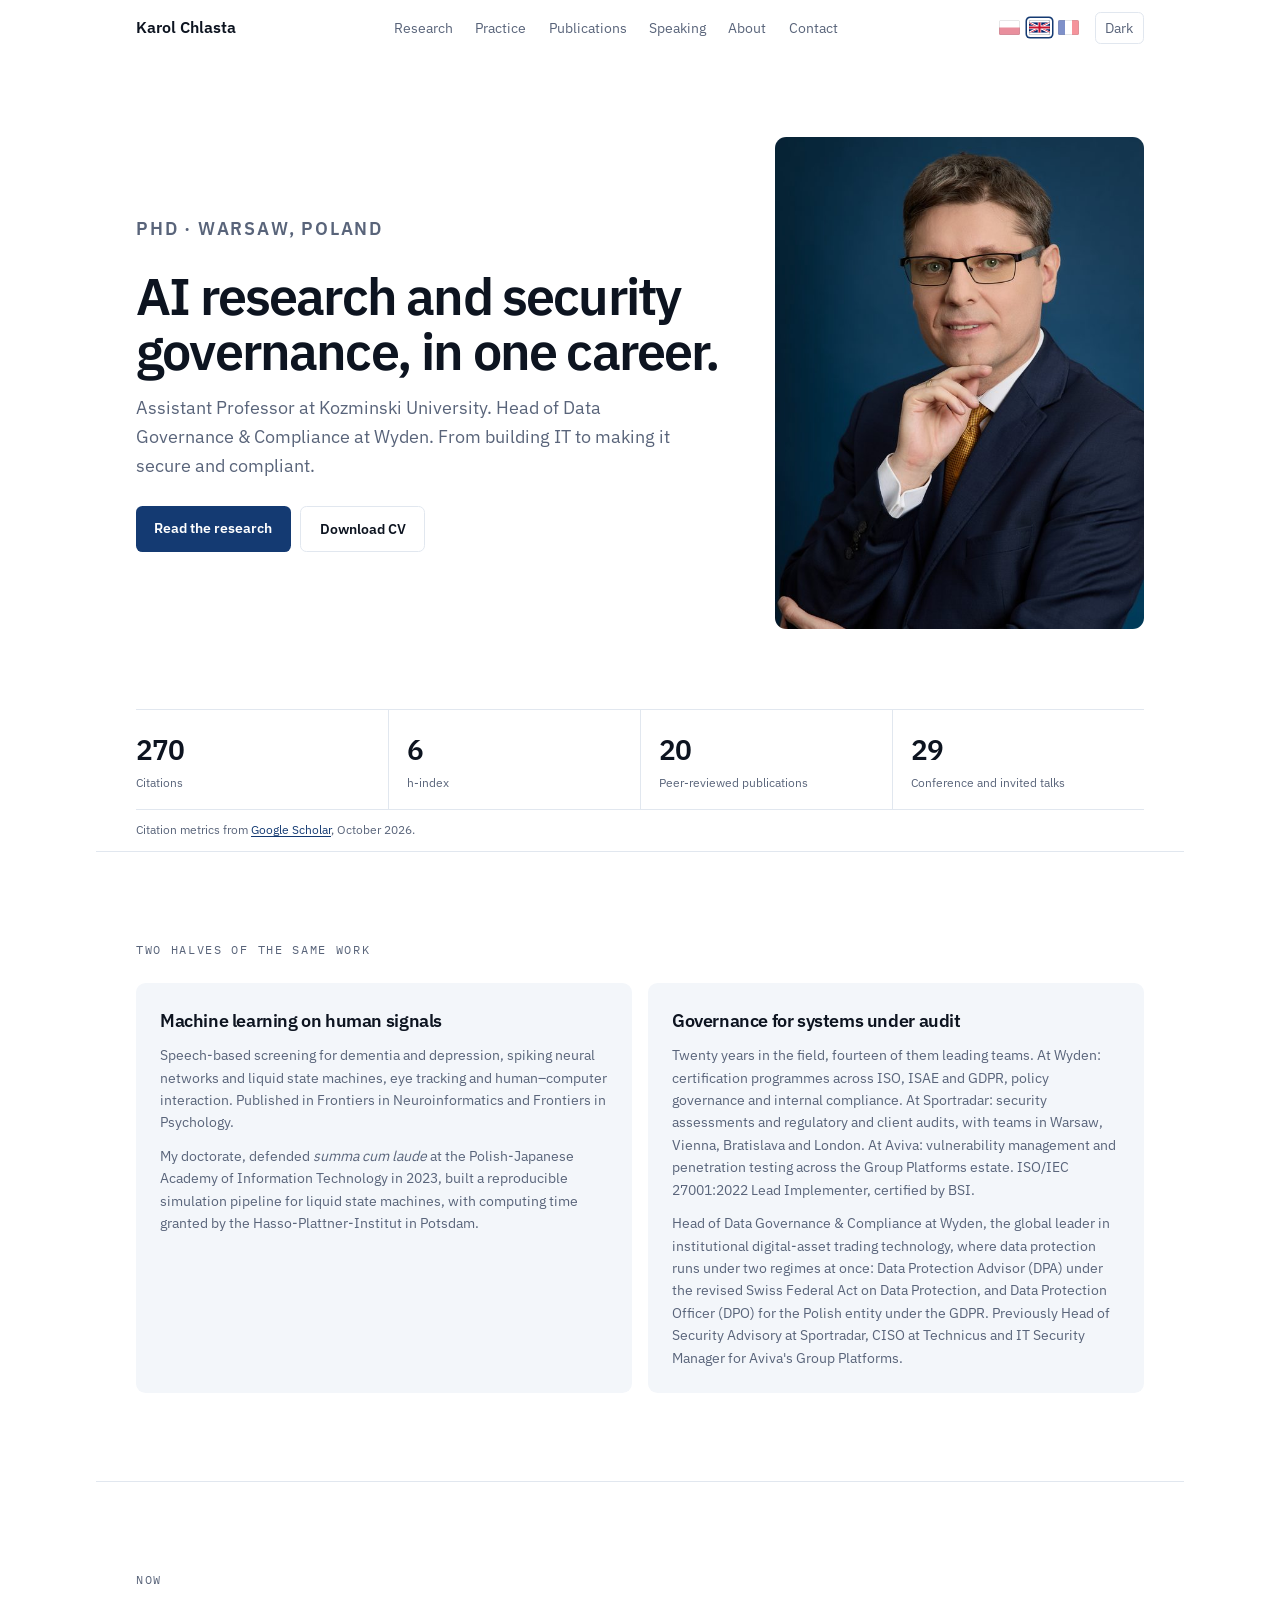
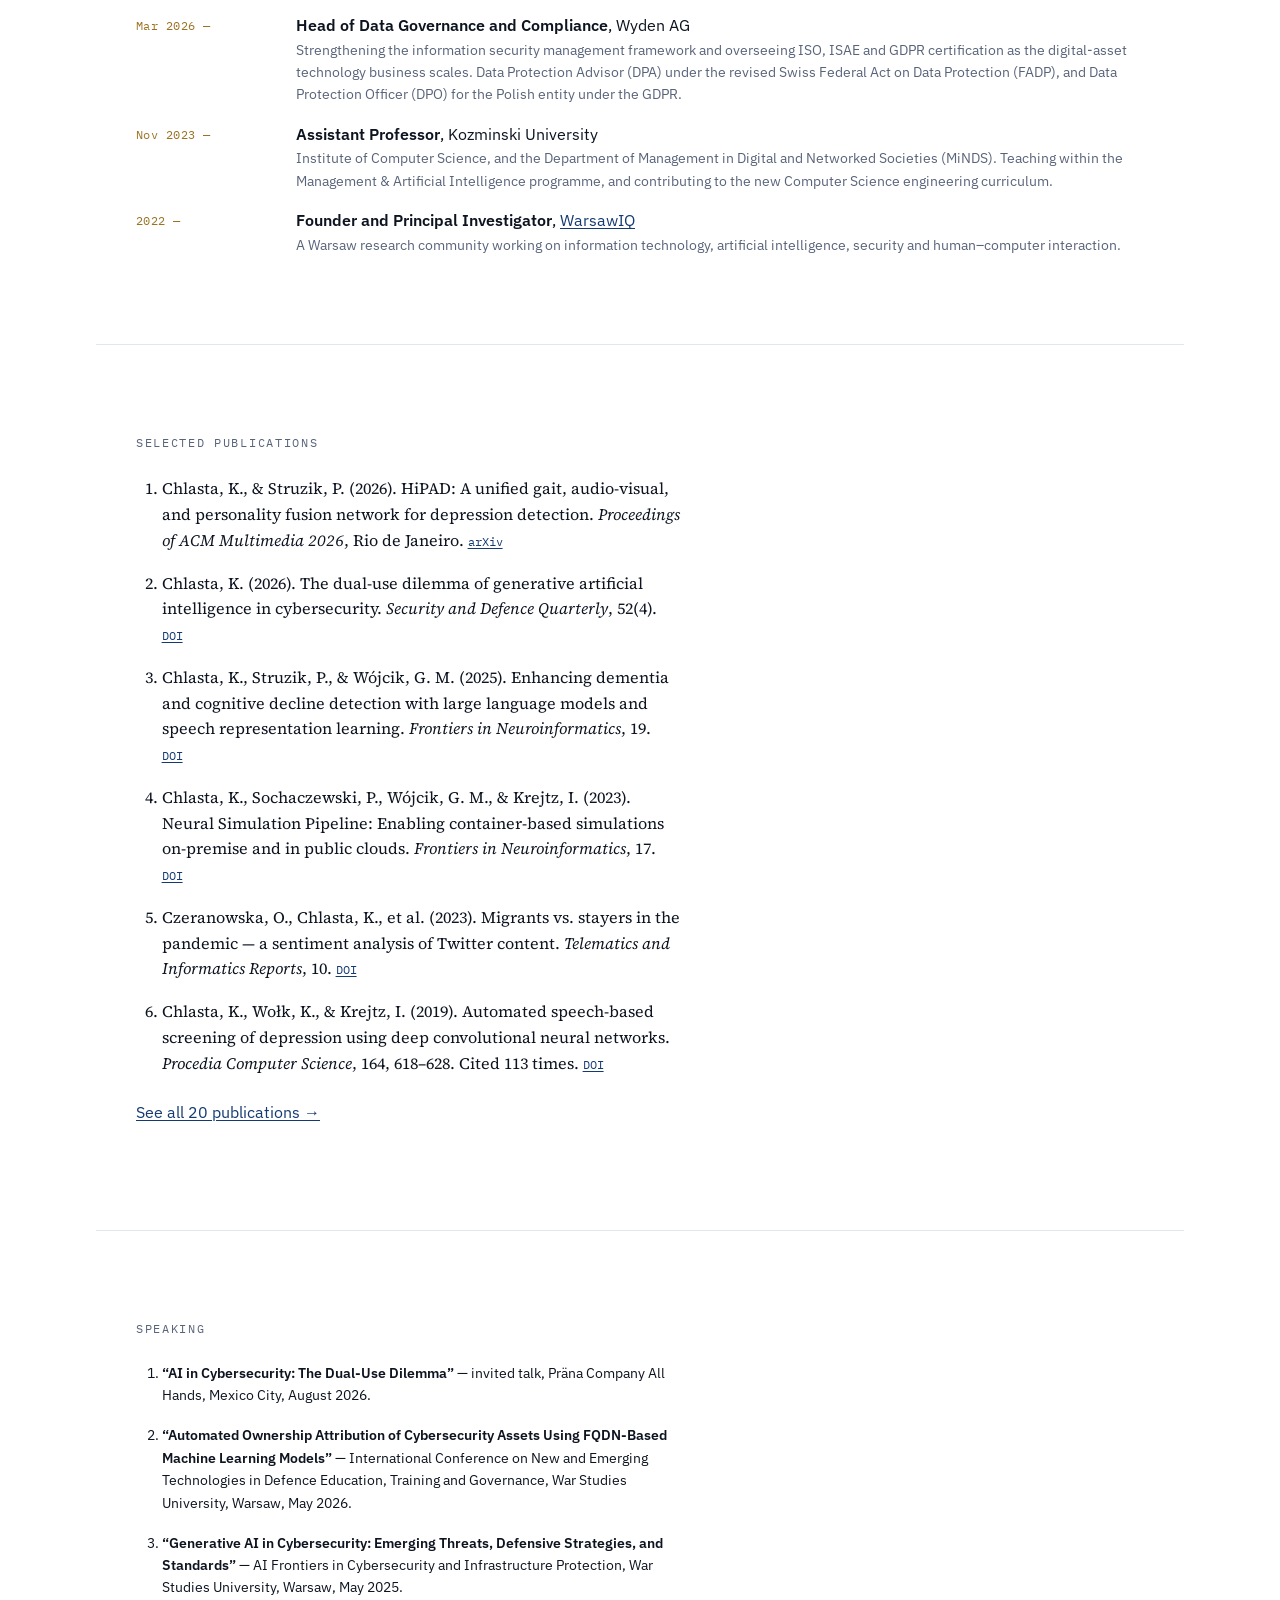
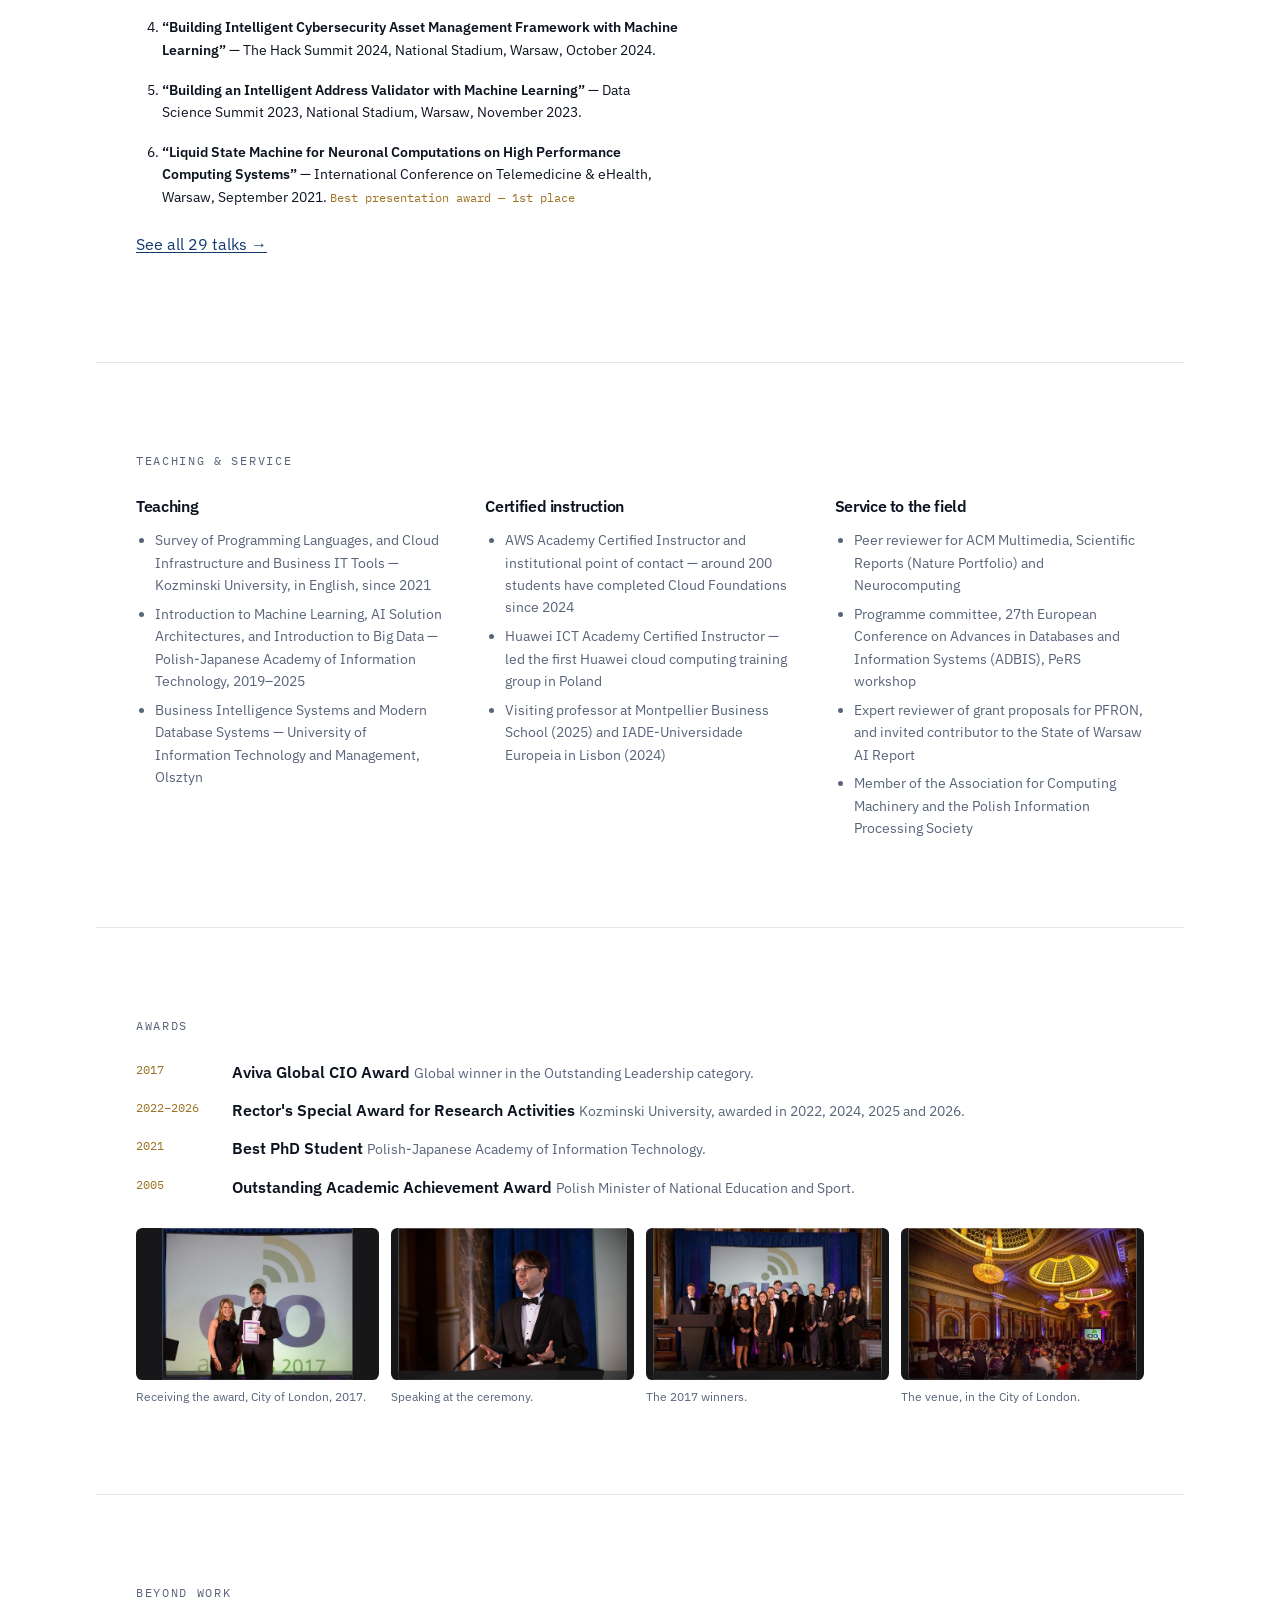
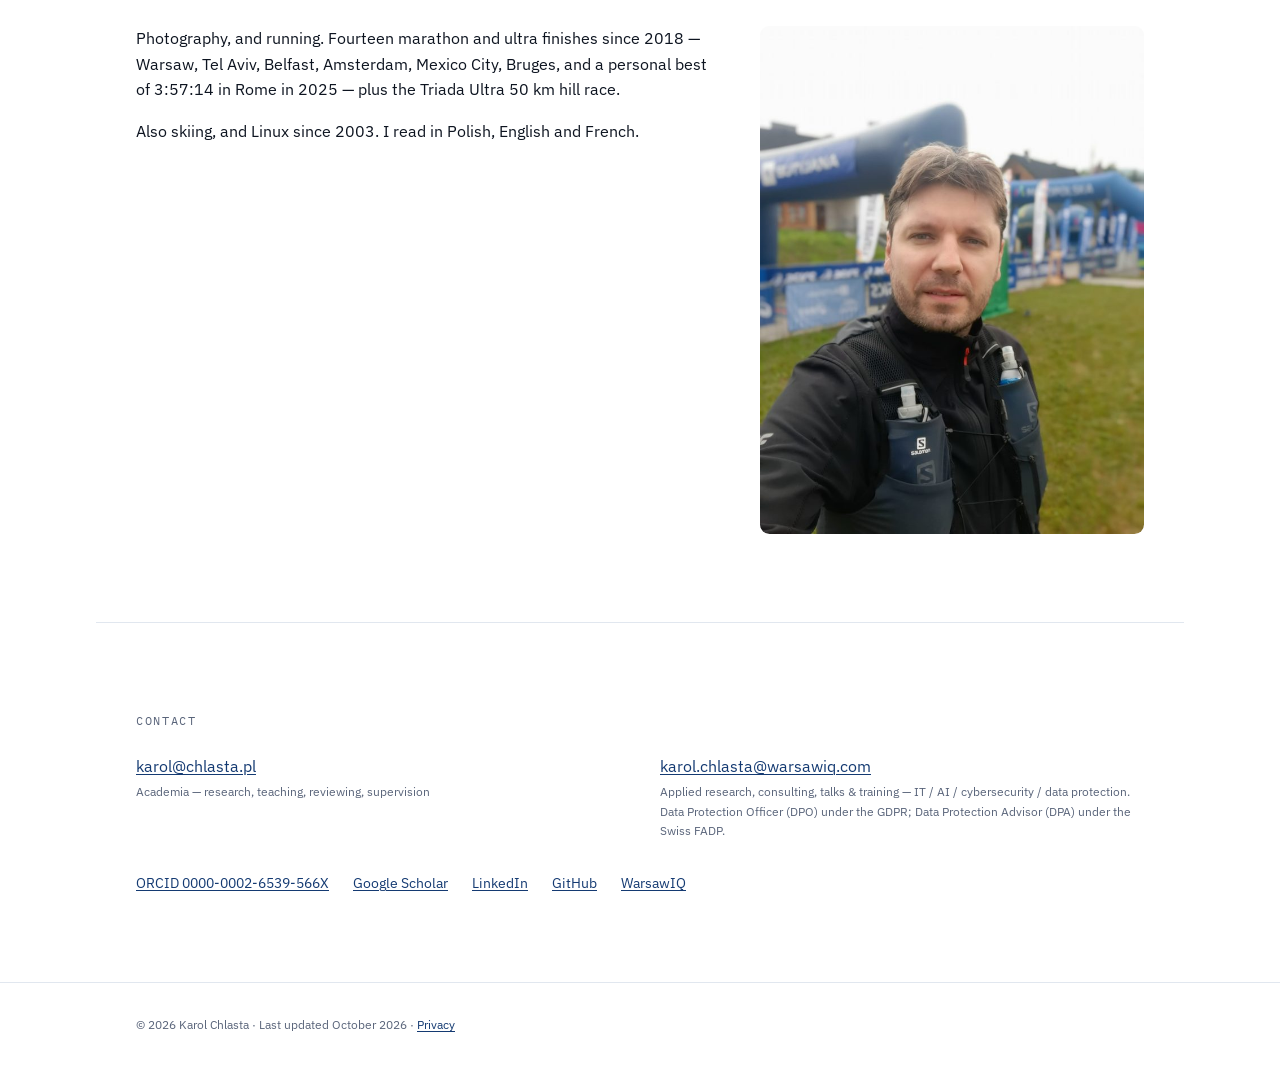
<file: index.html>
<!doctype html>
<html lang="en-GB">
<head>
<meta charset="utf-8">
<meta name="viewport" content="width=device-width, initial-scale=1">
<title>Karol Chlasta — AI research and security governance</title>
<meta name="description" content="Karol Chlasta, PhD — Assistant Professor at Kozminski University and Head of Data Governance &amp; Compliance at Wyden. Machine learning on human signals, and the governance that makes it safe to deploy.">
<link rel="canonical" href="https://karol.chlasta.pl/">
<link rel="alternate" hreflang="en" href="https://karol.chlasta.pl/">
<link rel="alternate" hreflang="pl" href="https://karol.chlasta.pl/pl/">
<link rel="alternate" hreflang="fr" href="https://karol.chlasta.pl/fr/">
<link rel="alternate" hreflang="x-default" href="https://karol.chlasta.pl/">
<link rel="icon" href="/favicon.ico">
<link rel="apple-touch-icon" href="/assets/img/icon-180.png">
<link rel="manifest" href="/manifest.json">
<meta name="theme-color" content="#143a72">

<meta property="og:type" content="profile">
<meta property="og:title" content="Karol Chlasta — AI research and security governance">
<meta property="og:description" content="Assistant Professor at Kozminski University. Head of Data Governance &amp; Compliance at Wyden. 20 publications, 29 conference and invited talks.">
<meta property="og:image" content="https://karol.chlasta.pl/assets/img/og-card.jpg">
<meta property="og:url" content="https://karol.chlasta.pl/">
<meta property="og:locale" content="en_GB">
<meta property="og:locale:alternate" content="pl_PL">
<meta property="og:locale:alternate" content="fr_FR">
<meta name="twitter:card" content="summary_large_image">
<meta name="twitter:image" content="https://karol.chlasta.pl/assets/img/og-card.jpg">

<link rel="stylesheet" href="/assets/css/site.css">

<script type="application/ld+json">
{
  "@context": "https://schema.org",
  "@graph": [
    {
      "@type": "WebPage",
      "@id": "https://karol.chlasta.pl/#webpage",
      "url": "https://karol.chlasta.pl/",
      "inLanguage": "en-GB",
      "mainEntity": { "@id": "https://karol.chlasta.pl/#person" }
    },
    {
      "@type": "Person",
      "@id": "https://karol.chlasta.pl/#person",
      "name": "Karol Chlasta",
      "honorificPrefix": "PhD",
      "url": "https://karol.chlasta.pl/",
      "image": "https://karol.chlasta.pl/assets/img/portrait-hero.jpg",
      "jobTitle": [
        "Assistant Professor",
        "Head of Data Governance and Compliance",
        "Data Protection Advisor",
        "Data Protection Officer"
      ],
      "email": "mailto:karol@chlasta.pl",
      "address": { "@type": "PostalAddress", "addressLocality": "Warsaw", "addressCountry": "PL" },
      "identifier": {
        "@type": "PropertyValue",
        "propertyID": "ORCID",
        "value": "https://orcid.org/0000-0002-6539-566X"
      },
      "affiliation": [
        {
          "@type": "Organization",
          "name": "Kozminski University",
          "department": [
            { "@type": "Organization", "name": "Institute of Computer Science" },
            { "@type": "Organization", "name": "Department of Management in Digital and Networked Societies (MiNDS)" }
          ]
        },
        { "@type": "Organization", "name": "Wyden AG" },
        { "@type": "Organization", "name": "WarsawIQ" }
      ],
      "alumniOf": [
        { "@type": "CollegeOrUniversity", "name": "Polish-Japanese Academy of Information Technology" },
        { "@type": "CollegeOrUniversity", "name": "University College Dublin" },
        { "@type": "CollegeOrUniversity", "name": "Warsaw University of Technology" },
        { "@type": "CollegeOrUniversity", "name": "Cracow University of Economics" }
      ],
      "knowsAbout": [
        "Machine learning", "Speech processing", "Cybersecurity",
        "Data governance", "Spiking neural networks", "Eye tracking"
      ],
      "sameAs": [
        "https://orcid.org/0000-0002-6539-566X",
        "https://scholar.google.com/citations?user=uaK9co0AAAAJ",
        "https://www.linkedin.com/in/karolchlasta",
        "https://github.com/KarolChlasta",
        "https://warsawiq.com"
      ]
    }
  ]
}
</script>
</head>
<body>
<svg width="0" height="0" style="position:absolute" aria-hidden="true" focusable="false">
  <symbol id="f-pl" viewBox="0 0 21 15">
    <rect width="21" height="15" fill="#fff"/>
    <rect y="7.5" width="21" height="7.5" fill="#d4213d"/>
  </symbol>
  <symbol id="f-fr" viewBox="0 0 21 15">
    <rect width="21" height="15" fill="#fff"/>
    <rect width="7" height="15" fill="#002395"/>
    <rect x="14" width="7" height="15" fill="#ed2939"/>
  </symbol>
  <symbol id="f-gb" viewBox="0 0 60 30">
    <clipPath id="gb-a"><path d="M0,0 v30 h60 v-30 z"/></clipPath>
    <clipPath id="gb-b"><path d="M30,15 h30 v15 z v15 h-30 z h-30 v-15 z v-15 h30 z"/></clipPath>
    <g clip-path="url(#gb-a)">
      <path d="M0,0 v30 h60 v-30 z" fill="#012169"/>
      <path d="M0,0 L60,30 M60,0 L0,30" stroke="#fff" stroke-width="6"/>
      <path d="M0,0 L60,30 M60,0 L0,30" clip-path="url(#gb-b)" stroke="#c8102e" stroke-width="4"/>
      <path d="M30,0 v30 M0,15 h60" stroke="#fff" stroke-width="10"/>
      <path d="M30,0 v30 M0,15 h60" stroke="#c8102e" stroke-width="6"/>
    </g>
  </symbol>
</svg>
<a class="skip" href="#main">Skip to content</a>

<nav class="nav" aria-label="Primary">
  <div class="wrap">
    <a href="/"><strong>Karol Chlasta</strong></a>
    <ul>
      <li><a href="#research">Research</a></li>
      <li><a href="#practice">Practice</a></li>
      <li><a href="/publications/">Publications</a></li>
      <li><a href="#speaking">Speaking</a></li>
      <li><a href="#about">About</a></li>
      <li><a href="#contact">Contact</a></li>
    </ul>
    <div class="nav-right">
      <div class="lang">
        <a href="/pl/" hreflang="pl" lang="pl" title="Polski"><svg class="flag"><use href="#f-pl"/></svg><span class="sr">Polski</span></a>
        <a href="/" hreflang="en" lang="en" title="English" aria-current="true"><svg class="flag"><use href="#f-gb"/></svg><span class="sr">English</span></a>
        <a href="/fr/" hreflang="fr" lang="fr" title="Français"><svg class="flag"><use href="#f-fr"/></svg><span class="sr">Français</span></a>
      </div>
      <button class="theme-toggle" type="button" hidden
              data-label-dark="Dark" data-label-light="Light"
              data-aria-dark="Switch to dark theme"
              data-aria-light="Switch to light theme">Dark</button>
    </div>
  </div>
</nav>

<main id="main">

  <!-- hero -->
  <header class="wrap hero">
    <div>
      <p class="eyebrow rise">PhD · Warsaw, Poland</p>
      <h1 class="rise">AI research and security governance, in one career.</h1>
      <p class="rise">Assistant Professor at Kozminski University. Head of Data
        Governance &amp; Compliance at Wyden. From building IT to making it
        secure and compliant.</p>
      <div class="cta rise">
        <a class="btn" href="/publications/">Read the research</a>
        <a class="btn btn--ghost" href="/assets/cv/karol-chlasta-cv-academic.pdf">Download CV</a>
      </div>
    </div>
    <img src="/assets/img/portrait-hero.jpg"
         srcset="/assets/img/portrait-hero.jpg 600w, /assets/img/portrait-hero@2x.jpg 1200w"
         sizes="(max-width: 46rem) 16rem, 22rem"
         width="600" height="800"
         alt="Karol Chlasta in a navy suit, hand resting against his chin, before a navy backdrop">
  </header>

  <!-- stats -->
  <section class="wrap" aria-label="At a glance">
    <dl class="stats">
      <div><dt>270</dt><dd>Citations</dd></div>
      <div><dt>6</dt><dd>h-index</dd></div>
      <div><dt>20</dt><dd>Peer-reviewed publications</dd></div>
      <div><dt>29</dt><dd>Conference and invited talks</dd></div>
    </dl>
    <p class="note" style="margin-top:0.6rem">
      Citation metrics from
      <a href="https://scholar.google.com/citations?user=uaK9co0AAAAJ">Google Scholar</a>,
      October 2026.
    </p>
  </section>

  <!-- two pillars -->
  <section class="wrap section" id="research">
    <h2 class="sechead">Two halves of the same work</h2>
    <div class="pillars">
      <article class="pill">
        <h3>Machine learning on human signals</h3>
        <p>Speech-based screening for dementia and depression, spiking neural
          networks and liquid state machines, eye tracking and human–computer
          interaction. Published in Frontiers in Neuroinformatics and Frontiers
          in Psychology.</p>
        <p>My doctorate, defended <em>summa cum laude</em> at the
          Polish-Japanese Academy of Information Technology in 2023, built a
          reproducible simulation pipeline for liquid state machines, with
          computing time granted by the Hasso-Plattner-Institut in Potsdam.</p>
      </article>
      <article class="pill" id="practice">
        <h3>Governance for systems under audit</h3>
        <p>Twenty years in the field, fourteen of them leading teams.
          At Wyden:
          certification programmes across ISO, ISAE and GDPR, policy governance
          and internal compliance. At Sportradar: security assessments and
          regulatory and client audits, with teams in Warsaw, Vienna, Bratislava
          and London. At Aviva: vulnerability management and penetration testing
          across the Group Platforms estate. ISO/IEC 27001:2022 Lead
          Implementer, certified by BSI.</p>
        <p>Head of Data Governance &amp; Compliance at Wyden, the global leader
          in institutional digital-asset trading technology, where data
          protection runs under two regimes at once: Data Protection Advisor
          (DPA) under the revised Swiss Federal Act on Data Protection, and
          Data Protection Officer (DPO) for the Polish entity under the
          GDPR. Previously
          Head of Security Advisory at Sportradar, CISO at Technicus and IT
          Security Manager for Aviva's Group Platforms.</p>
      </article>
    </div>
  </section>

  <!-- now -->
  <section class="wrap section">
    <h2 class="sechead">Now</h2>
    <ul class="roles">
      <li>
        <time>Mar 2026 —</time>
        <div>
          <strong>Head of Data Governance and Compliance</strong>, Wyden AG
          <span>Strengthening the information security management framework and
            overseeing ISO, ISAE and GDPR certification as the digital-asset
            technology business scales. Data Protection Advisor (DPA) under the
            revised Swiss Federal Act on Data Protection (FADP), and Data
            Protection Officer (DPO) for the Polish entity under the
            GDPR.</span>
        </div>
      </li>
      <li>
        <time>Nov 2023 —</time>
        <div>
          <strong>Assistant Professor</strong>, Kozminski University
          <span>Institute of Computer Science, and the Department of Management
            in Digital and Networked Societies (MiNDS). Teaching within the
            Management &amp; Artificial Intelligence programme, and contributing
            to the new Computer Science engineering curriculum.</span>
        </div>
      </li>
      <li>
        <time>2022 —</time>
        <div>
          <strong>Founder and Principal Investigator</strong>,
          <a href="https://warsawiq.com">WarsawIQ</a>
          <span>A Warsaw research community working on information technology,
            artificial intelligence, security and human–computer
            interaction.</span>
        </div>
      </li>
    </ul>
  </section>

  <!-- selected publications -->
  <section class="wrap section">
    <h2 class="sechead">Selected publications</h2>
    <ol class="pub-list">
      <li class="pub">
        Chlasta, K., &amp; Struzik, P. (2026). HiPAD: A unified gait, audio-visual,
        and personality fusion network for depression detection. <cite>Proceedings
        of ACM Multimedia 2026</cite>, Rio de Janeiro.
        <a class="pub-link" href="https://arxiv.org/abs/2610.14961">arXiv</a>
      </li>
      <li class="pub">
        Chlasta, K. (2026). The dual-use dilemma of generative artificial
        intelligence in cybersecurity. <cite>Security and Defence
        Quarterly</cite>, 52(4).
        <a class="pub-link" href="https://doi.org/10.35467/sdq/217364">DOI</a>
      </li>
      <li class="pub">
        Chlasta, K., Struzik, P., &amp; Wójcik, G. M. (2025). Enhancing dementia
        and cognitive decline detection with large language models and speech
        representation learning. <cite>Frontiers in Neuroinformatics</cite>, 19.
        <a class="pub-link" href="https://doi.org/10.3389/fninf.2025.1679664">DOI</a>
      </li>
      <li class="pub">
        Chlasta, K., Sochaczewski, P., Wójcik, G. M., &amp; Krejtz, I. (2023).
        Neural Simulation Pipeline: Enabling container-based simulations
        on-premise and in public clouds. <cite>Frontiers in
        Neuroinformatics</cite>, 17.
        <a class="pub-link" href="https://doi.org/10.3389/fninf.2023.1122470">DOI</a>
      </li>
      <li class="pub">
        Czeranowska, O., Chlasta, K., et al. (2023). Migrants vs. stayers in the
        pandemic — a sentiment analysis of Twitter content. <cite>Telematics and
        Informatics Reports</cite>, 10.
        <a class="pub-link" href="https://doi.org/10.1016/j.teler.2023.100059">DOI</a>
      </li>
      <li class="pub">
        Chlasta, K., Wołk, K., &amp; Krejtz, I. (2019). Automated speech-based
        screening of depression using deep convolutional neural networks.
        <cite>Procedia Computer Science</cite>, 164, 618–628. Cited 113 times.
        <a class="pub-link" href="https://doi.org/10.1016/j.procs.2019.12.228">DOI</a>
      </li>
    </ol>
    <p style="margin-top:1.5rem"><a href="/publications/">See all 20 publications →</a></p>
  </section>

  <!-- speaking -->
  <section class="wrap section" id="speaking">
    <h2 class="sechead">Speaking</h2>
    <ol class="talk-list">
      <li class="talk">
        <strong>“AI in Cybersecurity: The Dual-Use Dilemma”</strong> — invited
        talk, Präna Company All Hands, Mexico City, August 2026.
      </li>
      <li class="talk">
        <strong>“Automated Ownership Attribution of Cybersecurity Assets Using
        FQDN-Based Machine Learning Models”</strong> — International Conference
        on New and Emerging Technologies in Defence Education, Training and
        Governance, War Studies University, Warsaw, May 2026.
      </li>
      <li class="talk">
        <strong>“Generative AI in Cybersecurity: Emerging Threats, Defensive
        Strategies, and Standards”</strong> — AI Frontiers in Cybersecurity and
        Infrastructure Protection, War Studies University, Warsaw, May 2025.
      </li>
      <li class="talk">
        <strong>“Building Intelligent Cybersecurity Asset Management Framework
        with Machine Learning”</strong> — The Hack Summit 2024, National
        Stadium, Warsaw, October 2024.
      </li>
      <li class="talk">
        <strong>“Building an Intelligent Address Validator with Machine
        Learning”</strong> — Data Science Summit 2023, National Stadium,
        Warsaw, November 2023.
      </li>
      <li class="talk">
        <strong>“Liquid State Machine for Neuronal Computations on High
        Performance Computing Systems”</strong> — International Conference on
        Telemedicine &amp; eHealth, Warsaw, September 2021.
        <span class="award">Best presentation award — 1st place</span>
      </li>
    </ol>
    <p style="margin-top:1.5rem"><a href="/publications/#talks">See all 29 talks →</a></p>
  </section>

  <!-- teaching and service -->
  <section class="wrap section">
    <h2 class="sechead">Teaching &amp; service</h2>
    <div class="cols">
      <div>
        <h3>Teaching</h3>
        <ul>
          <li>Survey of Programming Languages, and Cloud Infrastructure and
            Business IT Tools — Kozminski University, in English, since 2021</li>
          <li>Introduction to Machine Learning, AI Solution Architectures, and
            Introduction to Big Data — Polish-Japanese Academy of Information
            Technology, 2019–2025</li>
          <li>Business Intelligence Systems and Modern Database Systems —
            University of Information Technology and Management, Olsztyn</li>
        </ul>
      </div>
      <div>
        <h3>Certified instruction</h3>
        <ul>
          <li>AWS Academy Certified Instructor and institutional point of
            contact — around 200 students have completed Cloud Foundations
            since 2024</li>
          <li>Huawei ICT Academy Certified Instructor — led the first
            Huawei cloud computing training group in Poland</li>
          <li>Visiting professor at Montpellier Business School (2025) and
            IADE-Universidade Europeia in Lisbon (2024)</li>
        </ul>
      </div>
      <div>
        <h3>Service to the field</h3>
        <ul>
          <li>Peer reviewer for ACM Multimedia, Scientific Reports (Nature
            Portfolio) and Neurocomputing</li>
          <li>Programme committee, 27th European Conference on Advances in
            Databases and Information Systems (ADBIS), PeRS workshop</li>
          <li>Expert reviewer of grant proposals for PFRON, and invited
            contributor to the State of Warsaw AI Report</li>
          <li>Member of the Association for Computing Machinery and the Polish
            Information Processing Society</li>
        </ul>
      </div>
    </div>
  </section>

  <!-- awards -->
  <section class="wrap section">
    <h2 class="sechead">Awards</h2>
    <ul class="awards">
      <li>
        <time>2017</time>
        <div>
          <strong>Aviva Global CIO Award</strong>
          <span>Global winner in the Outstanding Leadership category.</span>
        </div>
      </li>
      <li>
        <time>2022–2026</time>
        <div>
          <strong>Rector's Special Award for Research Activities</strong>
          <span>Kozminski University, awarded in 2022, 2024, 2025 and 2026.</span>
        </div>
      </li>
      <li>
        <time>2021</time>
        <div>
          <strong>Best PhD Student</strong>
          <span>Polish-Japanese Academy of Information Technology.</span>
        </div>
      </li>
      <li>
        <time>2005</time>
        <div>
          <strong>Outstanding Academic Achievement Award</strong>
          <span>Polish Minister of National Education and Sport.</span>
        </div>
      </li>
    </ul>

    <div class="gallery">
      <figure>
        <img src="/assets/img/award-cio-5.jpg" width="1200" height="750" loading="lazy" decoding="async"
             alt="Karol Chlasta on stage holding his certificate beside the host, in front of a screen reading CIO awards 2017">
        <figcaption>Receiving the award, City of London, 2017.</figcaption>
      </figure>
      <figure>
        <img src="/assets/img/award-cio-6.jpg" width="1200" height="750" loading="lazy" decoding="async"
             alt="Karol Chlasta speaking at a lectern in black tie during the awards dinner">
        <figcaption>Speaking at the ceremony.</figcaption>
      </figure>
      <figure>
        <img src="/assets/img/award-cio-4.jpg" width="1200" height="750" loading="lazy" decoding="async"
             alt="The 2017 award winners lined up on stage with their trophies in front of a lit CIO backdrop">
        <figcaption>The 2017 winners.</figcaption>
      </figure>
      <figure>
        <img src="/assets/img/award-cio-3.jpg" width="1200" height="750" loading="lazy" decoding="async"
             alt="Wide view of the gilded domed banqueting hall with guests seated at round tables">
        <figcaption>The venue, in the City of London.</figcaption>
      </figure>
    </div>
  </section>

  <!-- beyond work -->
  <section class="wrap section" id="about">
    <h2 class="sechead">Beyond work</h2>
    <div class="beyond">
      <div>
        <p>Photography, and running. Fourteen marathon and ultra finishes since
          2018 — Warsaw, Tel Aviv, Belfast, Amsterdam, Mexico City, Bruges, and
          a personal best of 3:57:14 in Rome in 2025 — plus the Triada Ultra
          50 km hill race.</p>
        <p>Also skiing, and Linux since 2003. I read in Polish, English and
          French.</p>
      </div>
      <img src="/assets/img/portrait-about.jpg" width="680" height="900" loading="lazy" decoding="async"
           alt="Karol Chlasta in a running vest at the start line of an ultramarathon">
    </div>
  </section>

  <!-- contact -->
  <section class="wrap section" id="contact">
    <h2 class="sechead">Contact</h2>

    <dl class="channels">
      <div>
        <dt><a href="mailto:karol@chlasta.pl">karol@chlasta.pl</a></dt>
        <dd>Academia — research, teaching, reviewing, supervision</dd>
      </div>
      <div>
        <dt><a href="mailto:karol.chlasta@warsawiq.com">karol.chlasta@warsawiq.com</a></dt>
        <dd>Applied research, consulting, talks &amp; training — IT / AI /
          cybersecurity / data protection.<br>Data Protection Officer (DPO)
          under the GDPR; Data Protection Advisor (DPA) under the Swiss
          FADP.</dd>
      </div>
    </dl>

    <ul class="contact">
      <li><a href="https://orcid.org/0000-0002-6539-566X">ORCID 0000-0002-6539-566X</a></li>
      <li><a href="https://scholar.google.com/citations?user=uaK9co0AAAAJ">Google Scholar</a></li>
      <li><a href="https://www.linkedin.com/in/karolchlasta">LinkedIn</a></li>
      <li><a href="https://github.com/KarolChlasta">GitHub</a></li>
      <li><a href="https://warsawiq.com">WarsawIQ</a></li>
    </ul>
  </section>

</main>

<footer class="site">
  <div class="wrap">© 2026 Karol Chlasta · Last updated October 2026 · <a href="/privacy/">Privacy</a></div>
</footer>

<script src="/assets/js/site.js" defer></script>
</body>
</html>
</file>
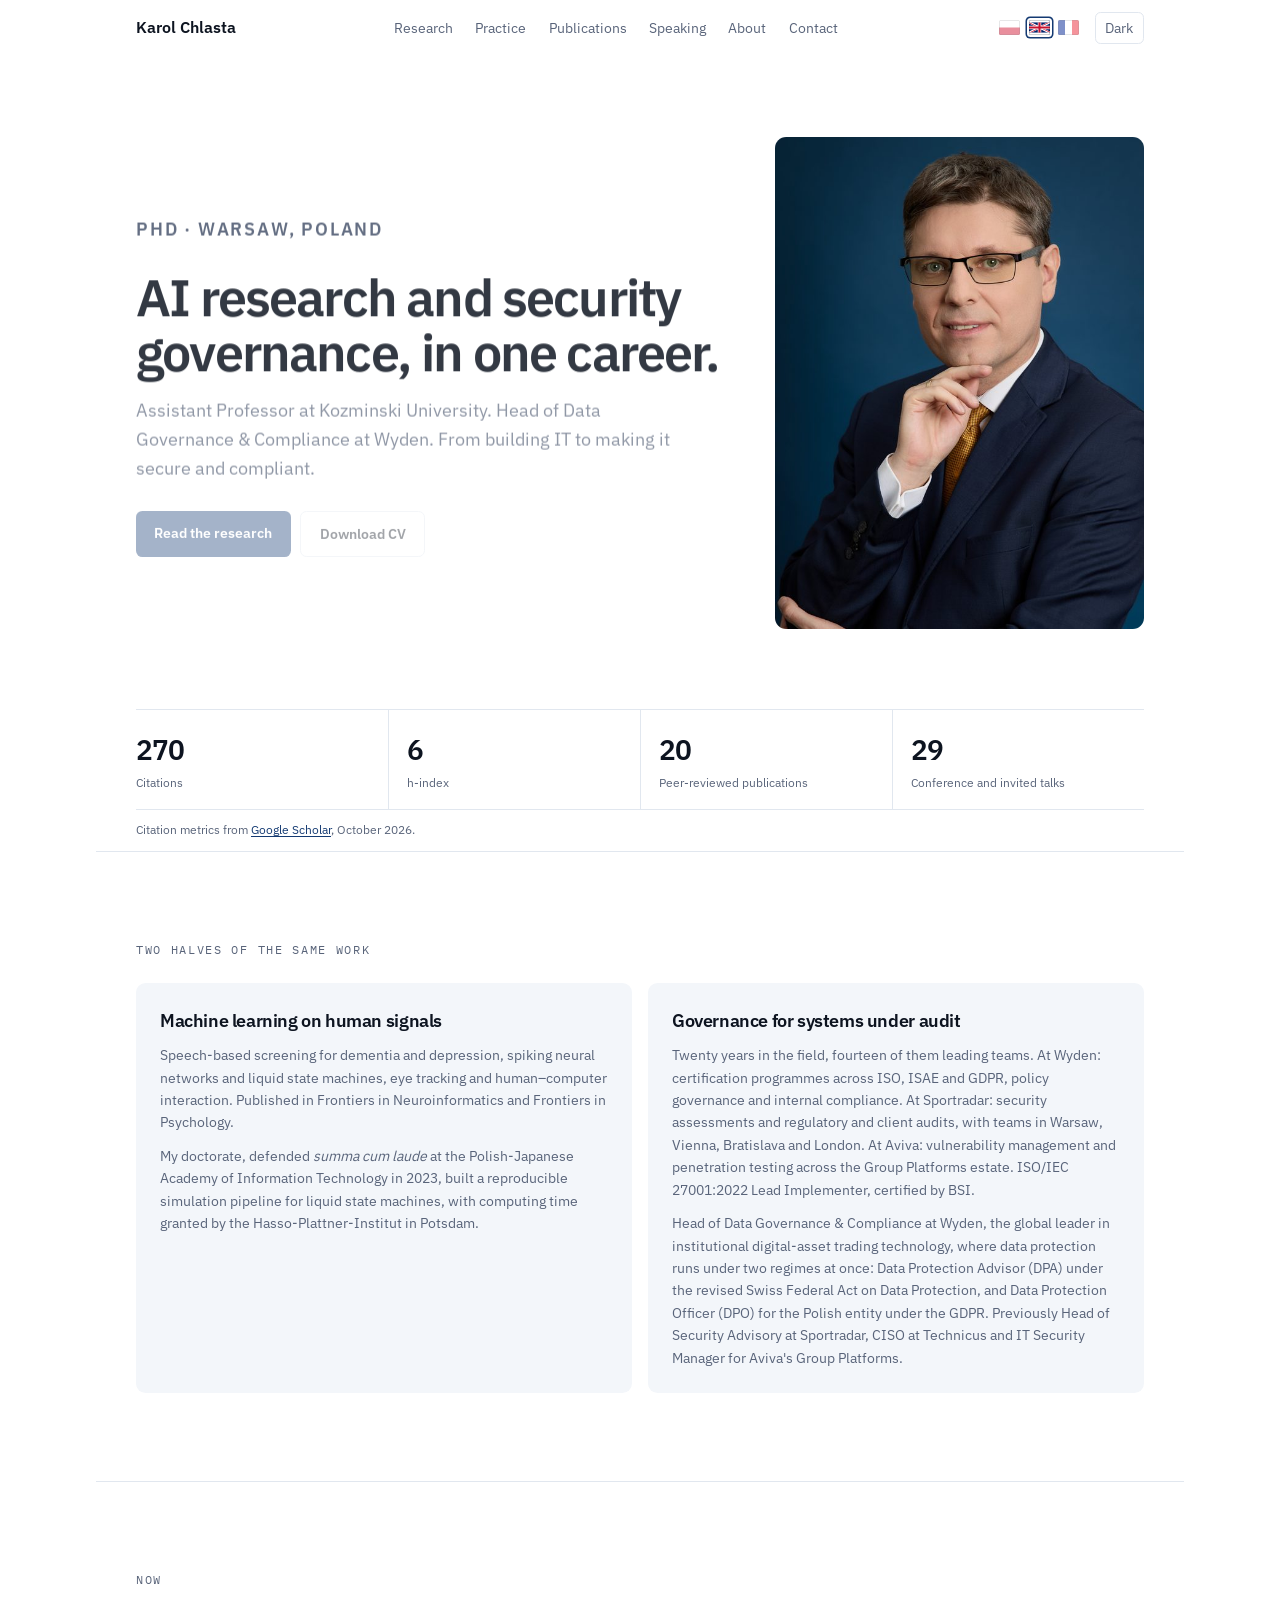
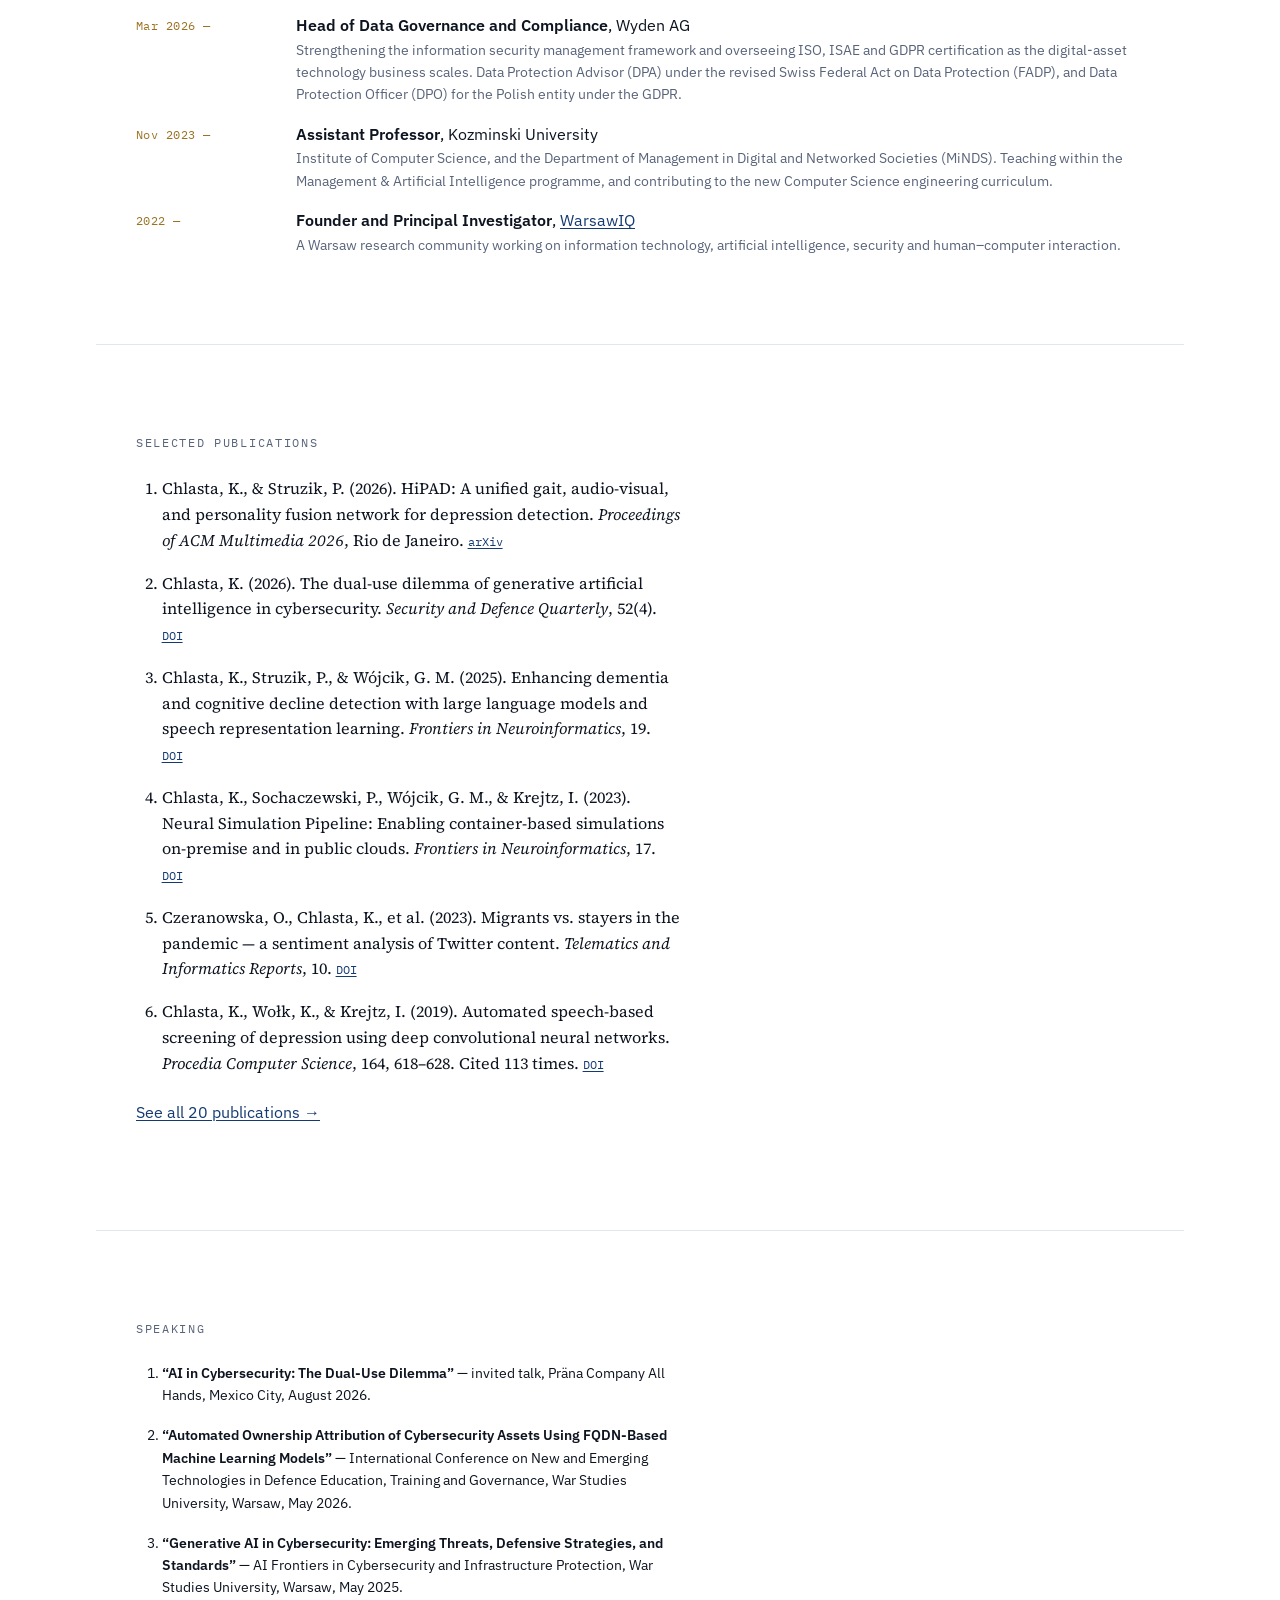
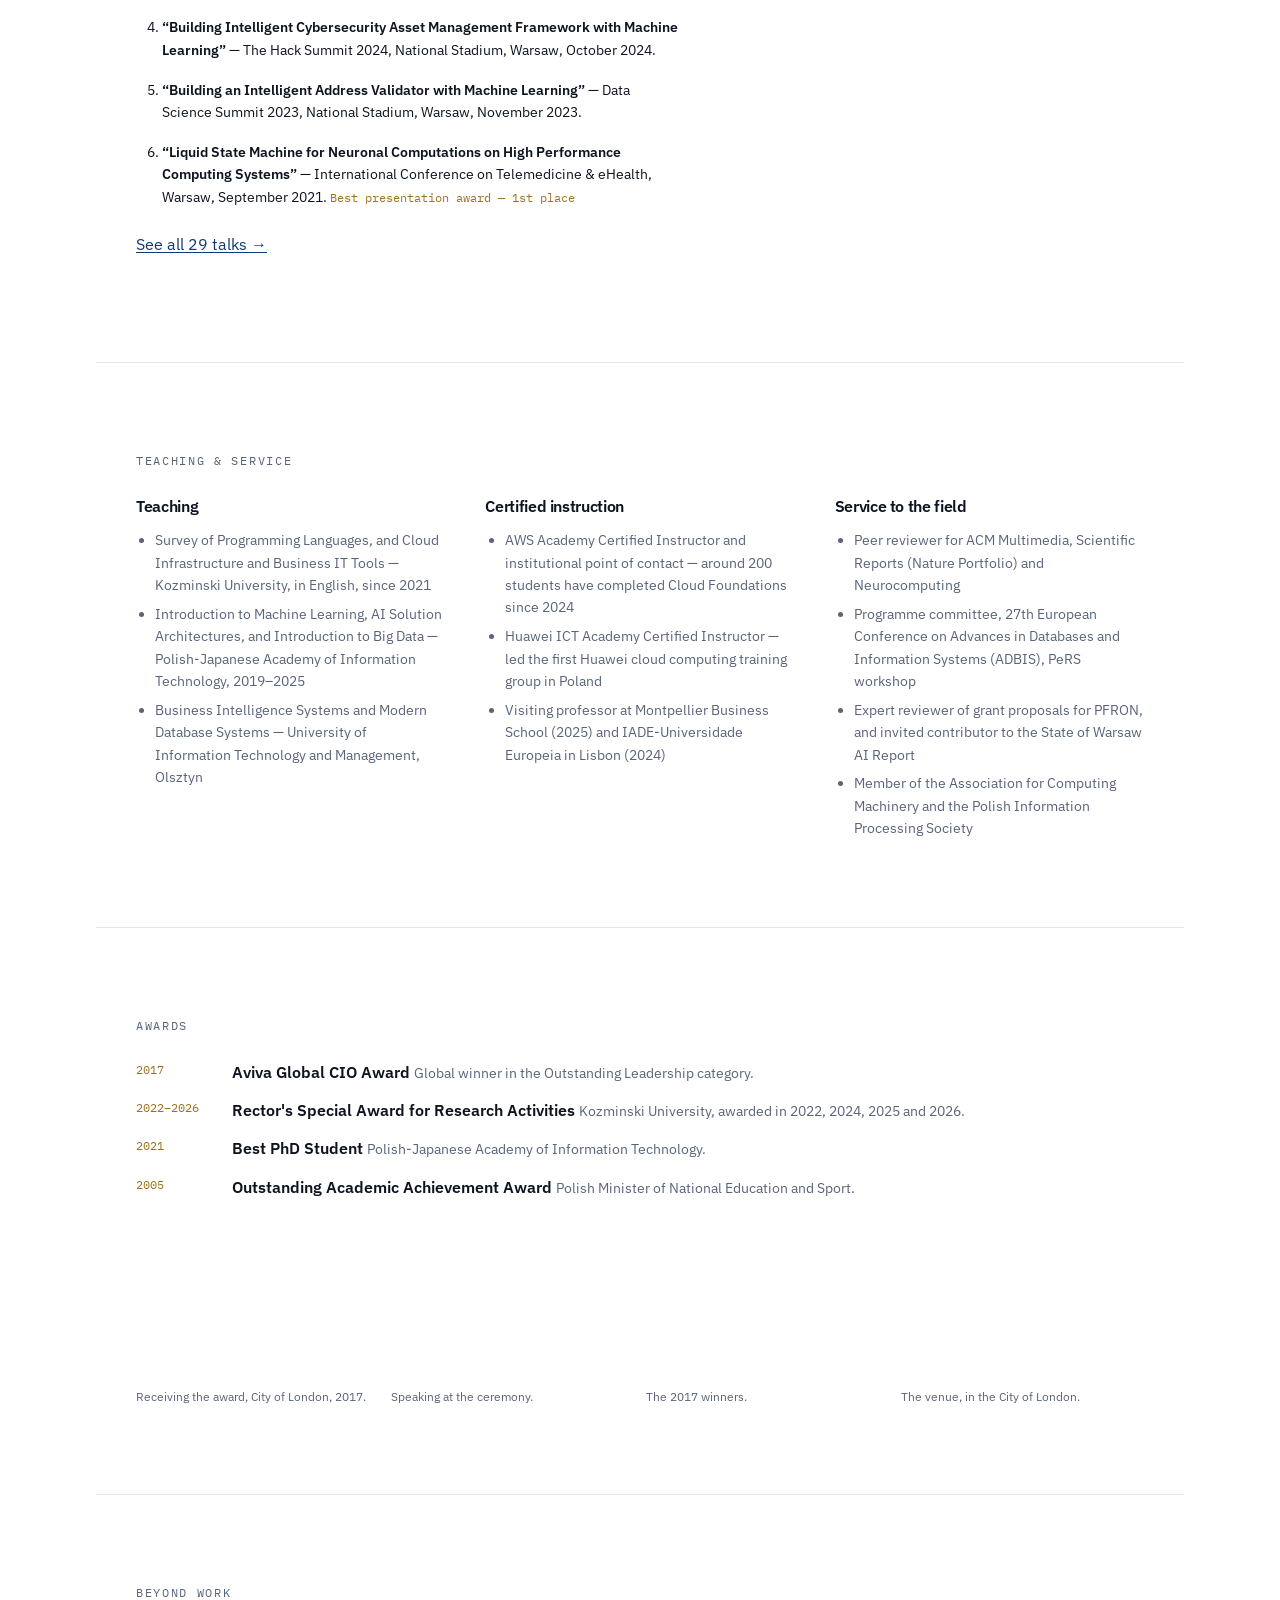
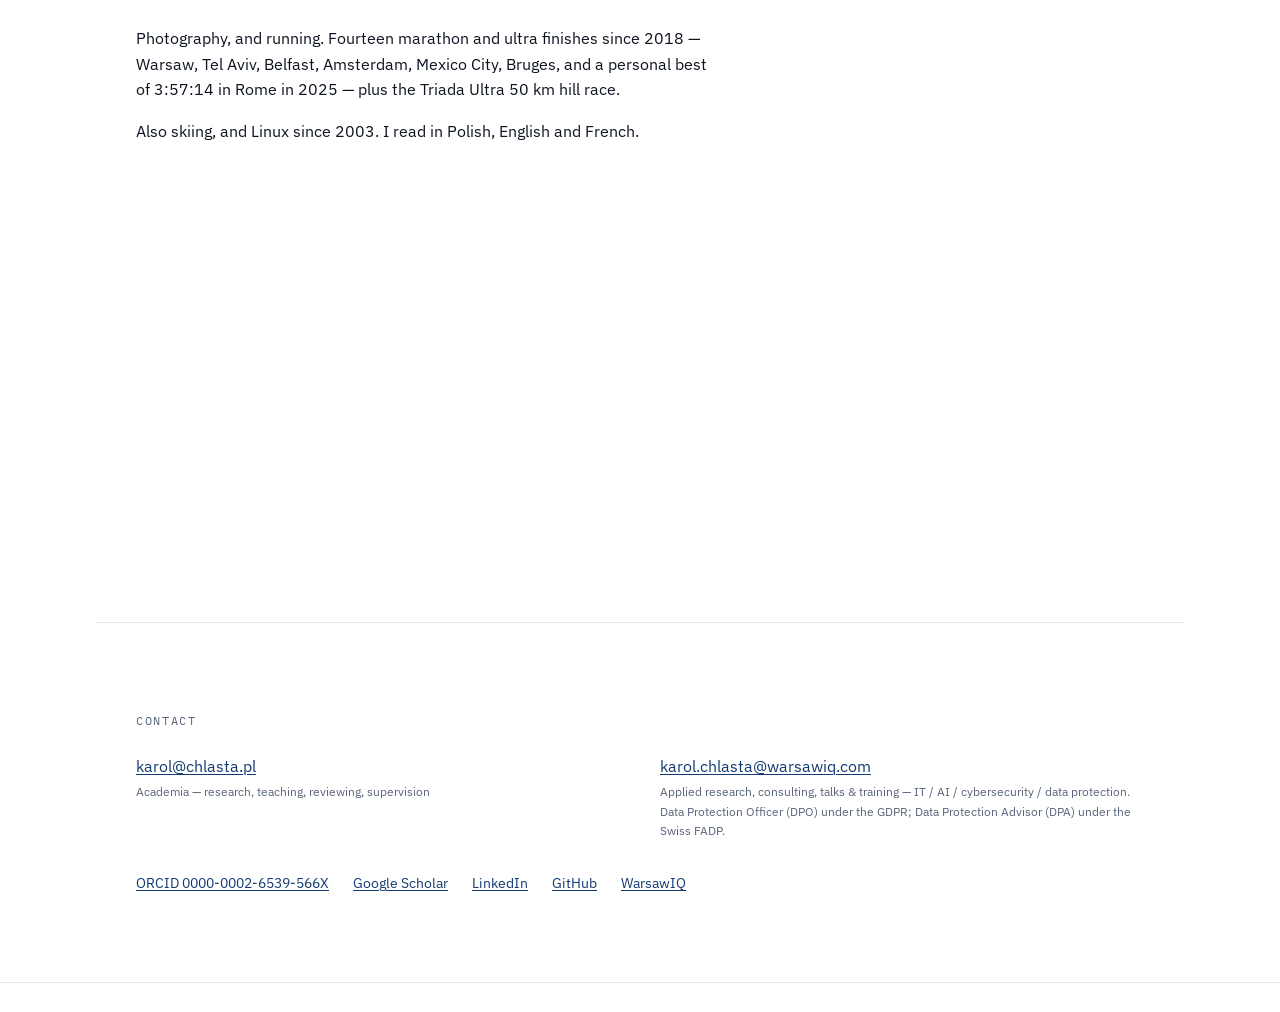
<file: en/index.html>
<!doctype html>
<html lang="en-GB">
<head>
<meta charset="utf-8">
<title>Karol Chlasta</title>
<link rel="canonical" href="https://karol.chlasta.pl/">
<meta http-equiv="refresh" content="0; url=/">
</head>
<body>
<p><a href="/">Continue to karol.chlasta.pl</a></p>
</body>
</html>
</file>
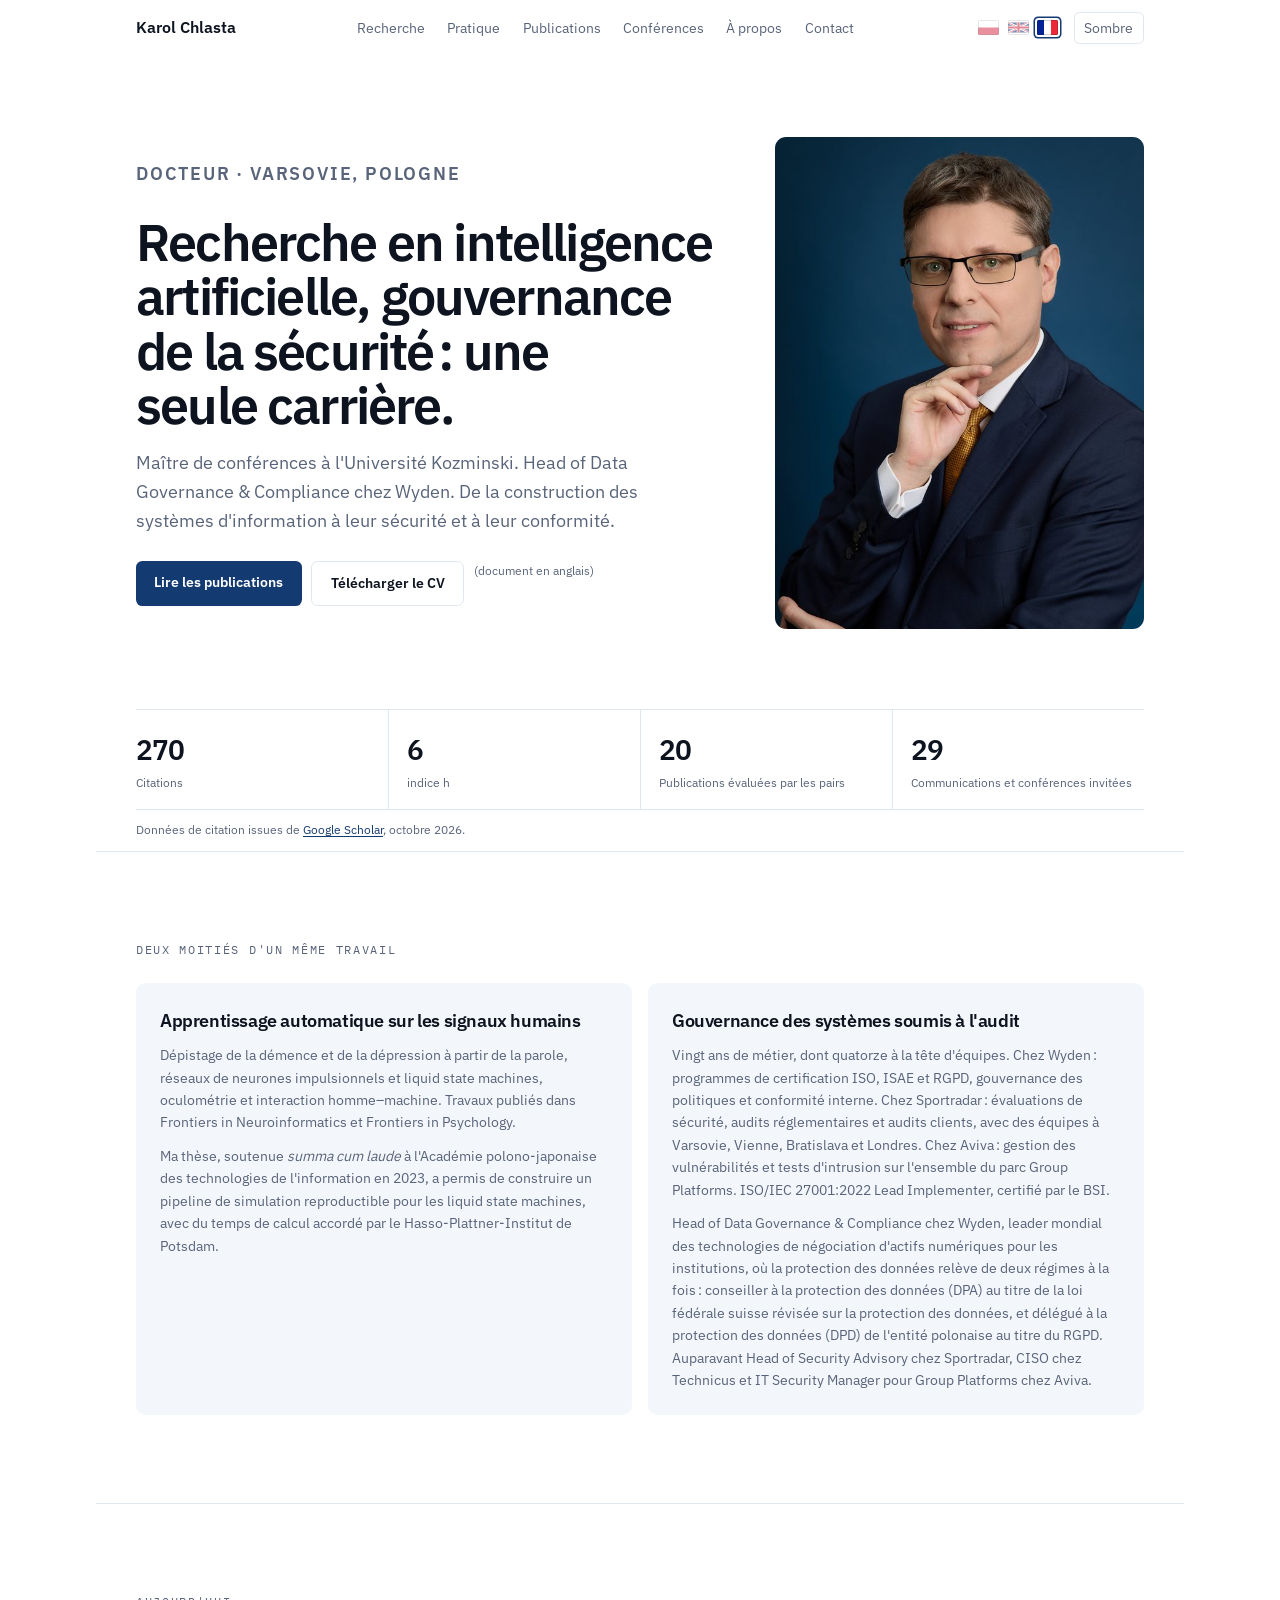
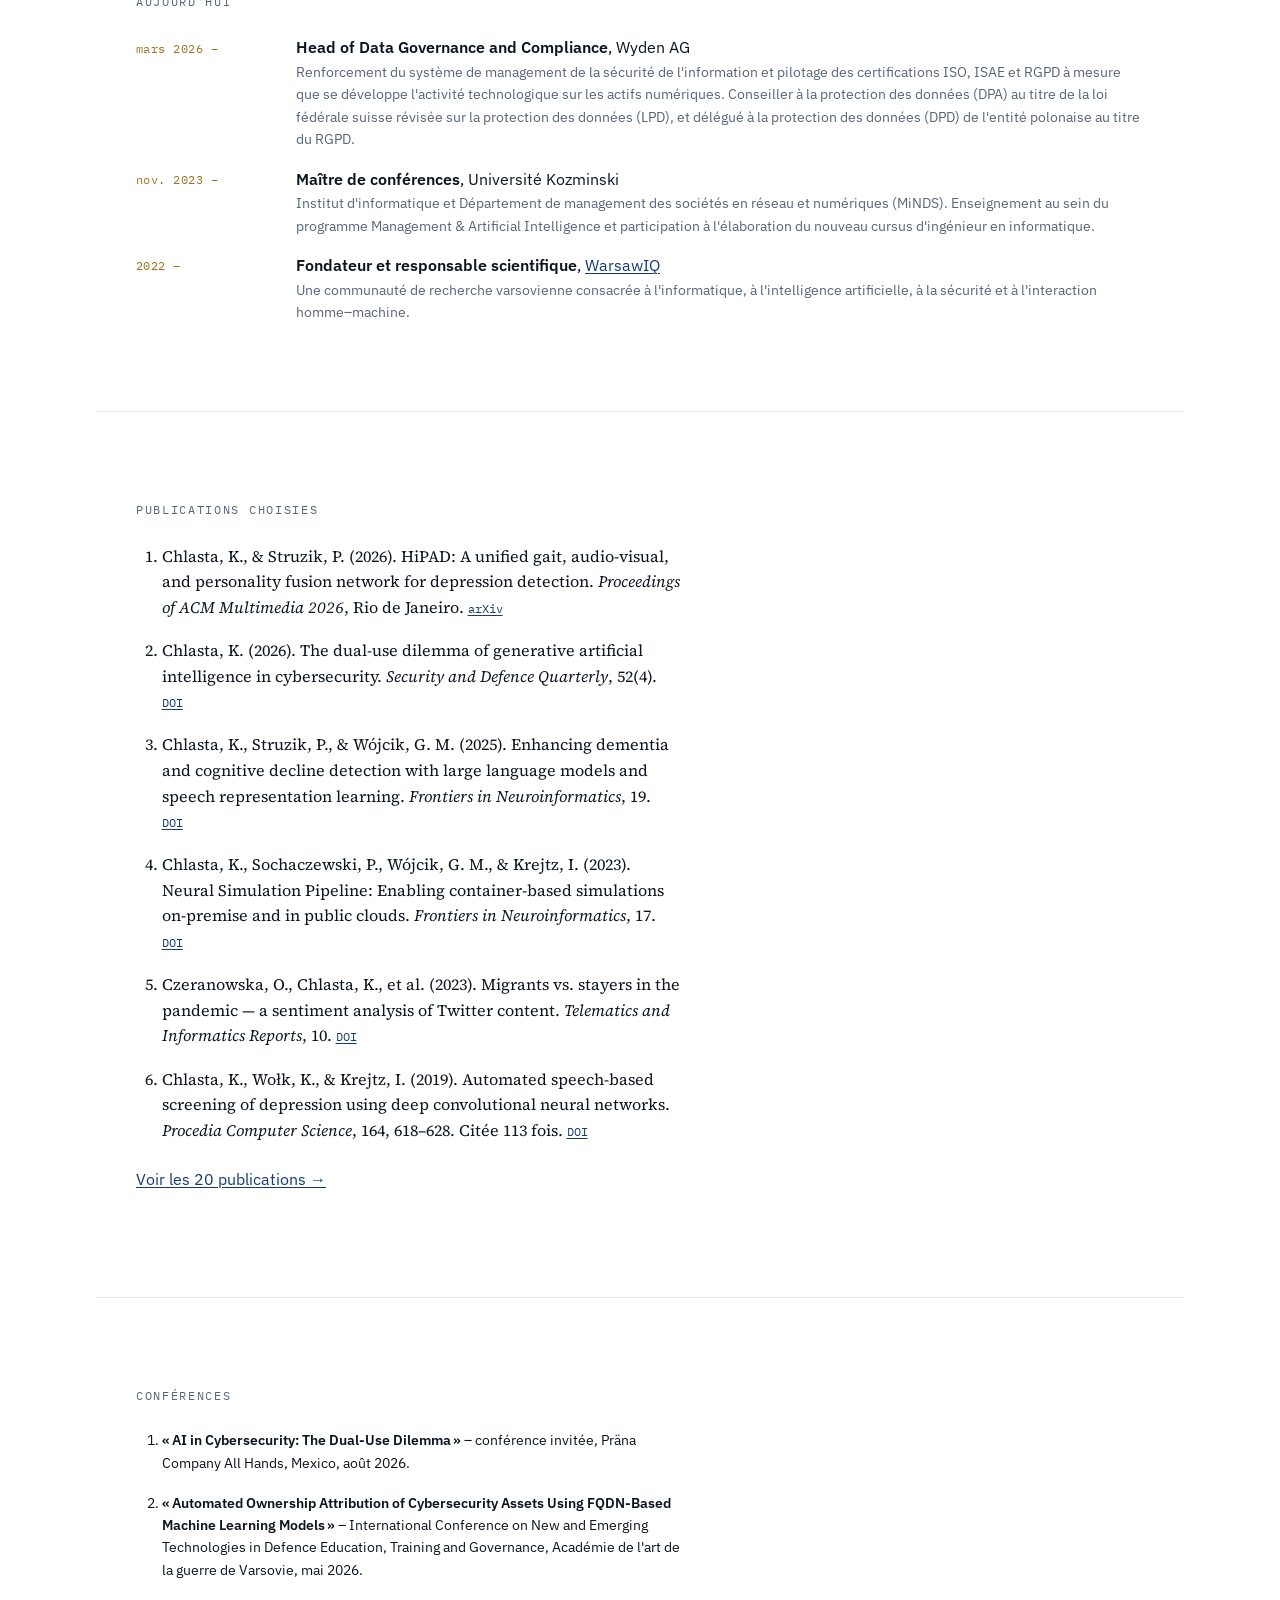
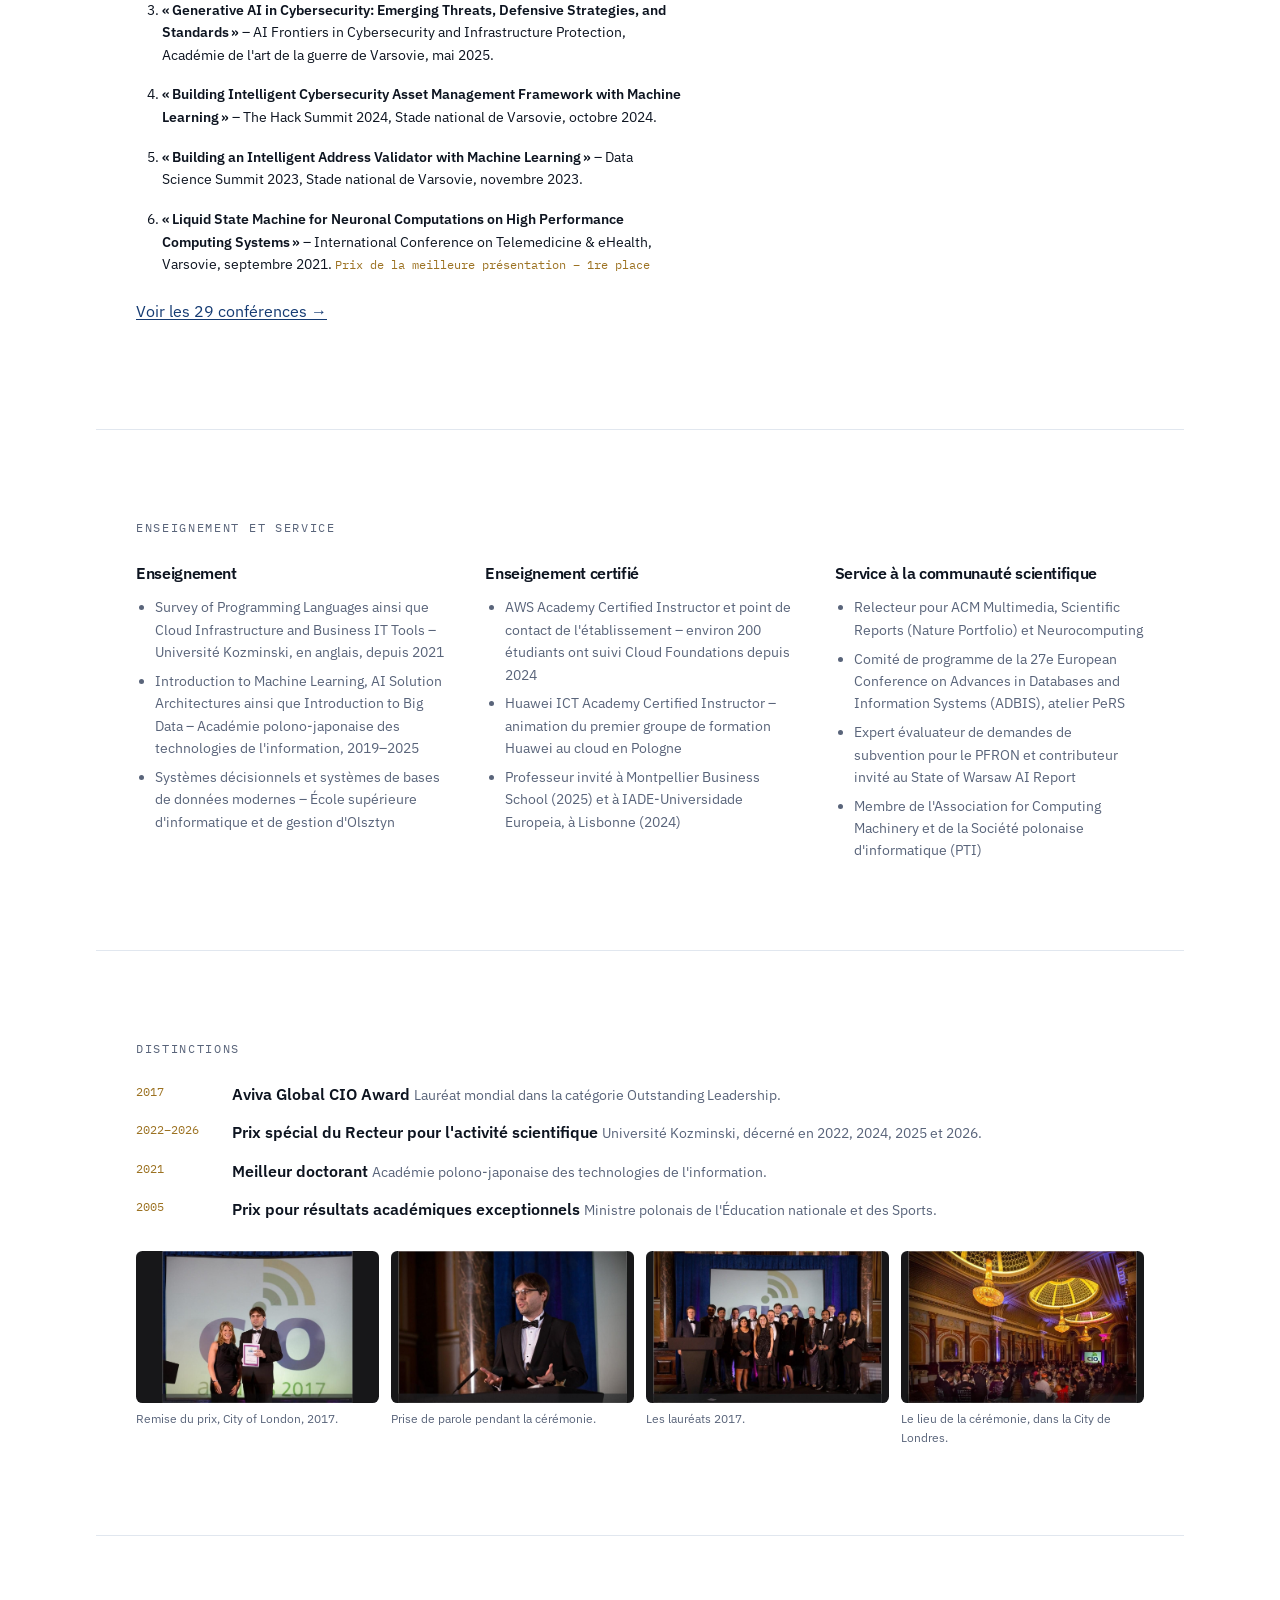
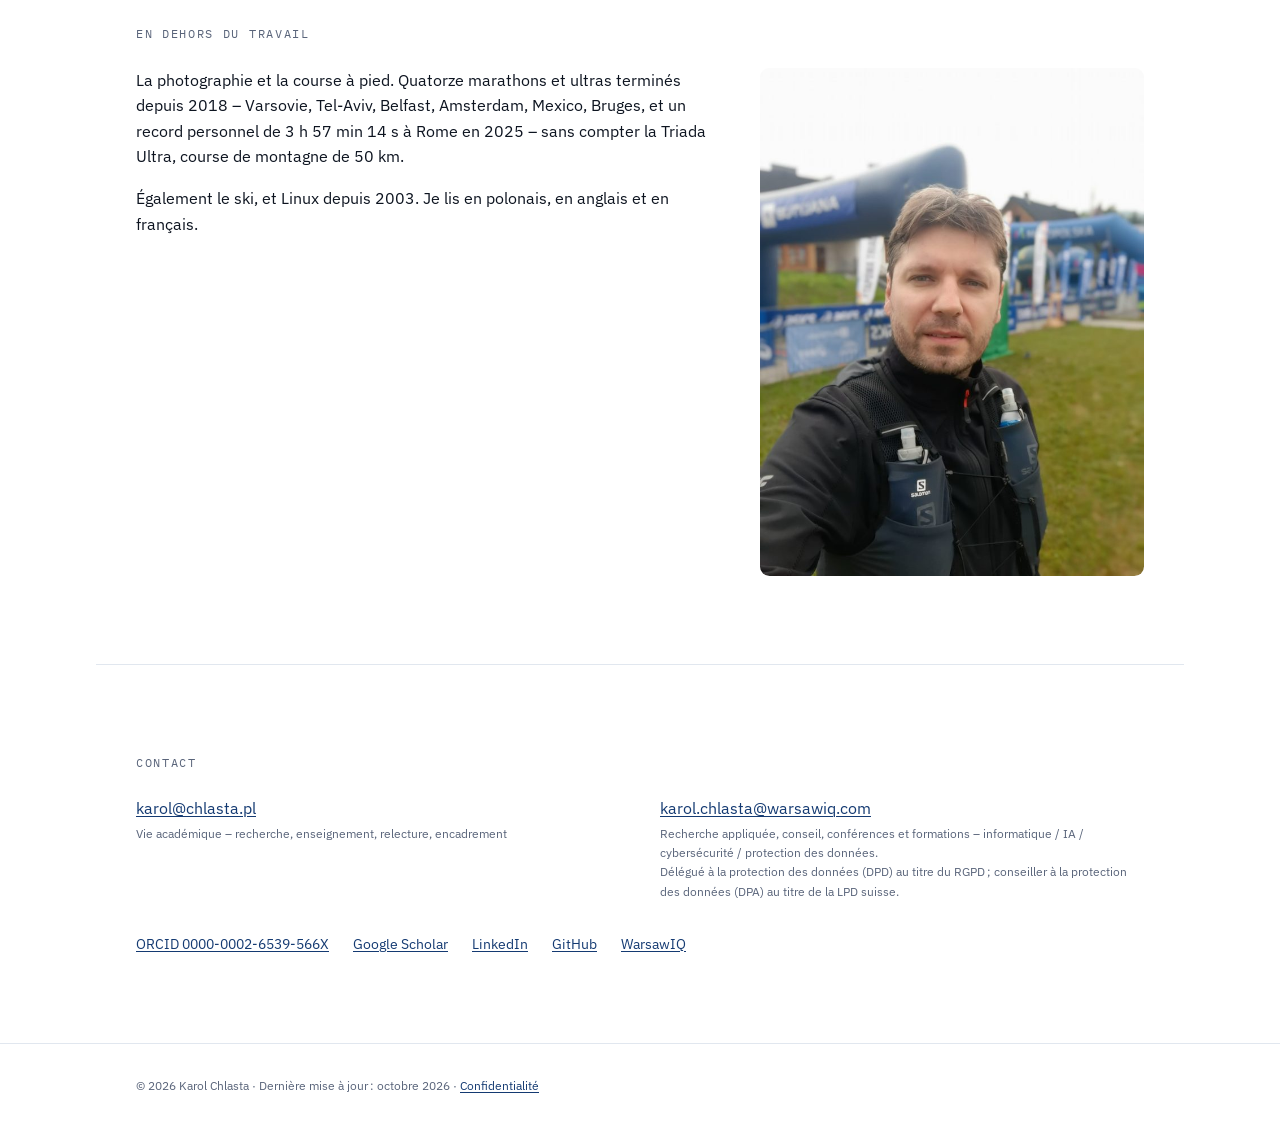
<file: fr/index.html>
<!doctype html>
<html lang="fr">
<head>
<meta charset="utf-8">
<meta name="viewport" content="width=device-width, initial-scale=1">
<title>Karol Chlasta – recherche en intelligence artificielle et cybersécurité</title>
<meta name="description" content="Karol Chlasta, docteur – maître de conférences à l'Université Kozminski et Head of Data Governance &amp; Compliance chez Wyden. Apprentissage automatique sur les signaux humains, et la gouvernance qui permet de le déployer en toute sécurité.">
<link rel="canonical" href="https://karol.chlasta.pl/fr/">
<link rel="alternate" hreflang="en" href="https://karol.chlasta.pl/">
<link rel="alternate" hreflang="pl" href="https://karol.chlasta.pl/pl/">
<link rel="alternate" hreflang="fr" href="https://karol.chlasta.pl/fr/">
<link rel="alternate" hreflang="x-default" href="https://karol.chlasta.pl/">
<link rel="icon" href="/favicon.ico">
<link rel="apple-touch-icon" href="/assets/img/icon-180.png">
<link rel="manifest" href="/manifest.json">
<meta name="theme-color" content="#143a72">

<meta property="og:type" content="profile">
<meta property="og:title" content="Karol Chlasta – recherche en intelligence artificielle et cybersécurité">
<meta property="og:description" content="Maître de conférences à l'Université Kozminski. Head of Data Governance &amp; Compliance chez Wyden. 20 publications, 29 communications et conférences invitées.">
<meta property="og:image" content="https://karol.chlasta.pl/assets/img/og-card.jpg">
<meta property="og:url" content="https://karol.chlasta.pl/fr/">
<meta property="og:locale" content="fr_FR">
<meta property="og:locale:alternate" content="en_GB">
<meta property="og:locale:alternate" content="pl_PL">
<meta name="twitter:card" content="summary_large_image">
<meta name="twitter:image" content="https://karol.chlasta.pl/assets/img/og-card.jpg">

<link rel="stylesheet" href="/assets/css/site.css">

<script type="application/ld+json">
{
  "@context": "https://schema.org",
  "@graph": [
    {
      "@type": "WebPage",
      "@id": "https://karol.chlasta.pl/fr/#webpage",
      "url": "https://karol.chlasta.pl/fr/",
      "inLanguage": "fr",
      "mainEntity": { "@id": "https://karol.chlasta.pl/#person" }
    },
    {
      "@type": "Person",
      "@id": "https://karol.chlasta.pl/#person",
      "name": "Karol Chlasta",
      "honorificPrefix": "PhD",
      "url": "https://karol.chlasta.pl/",
      "image": "https://karol.chlasta.pl/assets/img/portrait-hero.jpg",
      "jobTitle": [
        "maître de conférences",
        "Head of Data Governance and Compliance",
        "conseiller à la protection des données",
        "délégué à la protection des données"
      ],
      "email": "mailto:karol@chlasta.pl",
      "address": { "@type": "PostalAddress", "addressLocality": "Varsovie", "addressCountry": "PL" },
      "identifier": {
        "@type": "PropertyValue",
        "propertyID": "ORCID",
        "value": "https://orcid.org/0000-0002-6539-566X"
      },
      "affiliation": [
        {
          "@type": "Organization",
          "name": "Université Kozminski",
          "department": [
            { "@type": "Organization", "name": "Institut d'informatique" },
            { "@type": "Organization", "name": "Département de management des sociétés en réseau et numériques (MiNDS)" }
          ]
        },
        { "@type": "Organization", "name": "Wyden AG" },
        { "@type": "Organization", "name": "WarsawIQ" }
      ],
      "alumniOf": [
        { "@type": "CollegeOrUniversity", "name": "Académie polono-japonaise des technologies de l'information" },
        { "@type": "CollegeOrUniversity", "name": "University College Dublin" },
        { "@type": "CollegeOrUniversity", "name": "École polytechnique de Varsovie" },
        { "@type": "CollegeOrUniversity", "name": "Université d'économie de Cracovie" }
      ],
      "knowsAbout": [
        "Machine learning", "Speech processing", "Cybersecurity",
        "Data governance", "Spiking neural networks", "Eye tracking"
      ],
      "sameAs": [
        "https://orcid.org/0000-0002-6539-566X",
        "https://scholar.google.com/citations?user=uaK9co0AAAAJ",
        "https://www.linkedin.com/in/karolchlasta",
        "https://github.com/KarolChlasta",
        "https://warsawiq.com"
      ]
    }
  ]
}
</script>
</head>
<body>
<svg width="0" height="0" style="position:absolute" aria-hidden="true" focusable="false">
  <symbol id="f-pl" viewBox="0 0 21 15">
    <rect width="21" height="15" fill="#fff"/>
    <rect y="7.5" width="21" height="7.5" fill="#d4213d"/>
  </symbol>
  <symbol id="f-fr" viewBox="0 0 21 15">
    <rect width="21" height="15" fill="#fff"/>
    <rect width="7" height="15" fill="#002395"/>
    <rect x="14" width="7" height="15" fill="#ed2939"/>
  </symbol>
  <symbol id="f-gb" viewBox="0 0 60 30">
    <clipPath id="gb-a"><path d="M0,0 v30 h60 v-30 z"/></clipPath>
    <clipPath id="gb-b"><path d="M30,15 h30 v15 z v15 h-30 z h-30 v-15 z v-15 h30 z"/></clipPath>
    <g clip-path="url(#gb-a)">
      <path d="M0,0 v30 h60 v-30 z" fill="#012169"/>
      <path d="M0,0 L60,30 M60,0 L0,30" stroke="#fff" stroke-width="6"/>
      <path d="M0,0 L60,30 M60,0 L0,30" clip-path="url(#gb-b)" stroke="#c8102e" stroke-width="4"/>
      <path d="M30,0 v30 M0,15 h60" stroke="#fff" stroke-width="10"/>
      <path d="M30,0 v30 M0,15 h60" stroke="#c8102e" stroke-width="6"/>
    </g>
  </symbol>
</svg>
<a class="skip" href="#main">Aller au contenu</a>

<nav class="nav" aria-label="Principale">
  <div class="wrap">
    <a href="/fr/"><strong>Karol Chlasta</strong></a>
    <ul>
      <li><a href="#research">Recherche</a></li>
      <li><a href="#practice">Pratique</a></li>
      <li><a href="/fr/publications/">Publications</a></li>
      <li><a href="#speaking">Conférences</a></li>
      <li><a href="#about">À propos</a></li>
      <li><a href="#contact">Contact</a></li>
    </ul>
    <div class="nav-right">
      <div class="lang">
        <a href="/pl/" hreflang="pl" lang="pl" title="Polski"><svg class="flag"><use href="#f-pl"/></svg><span class="sr">Polski</span></a>
        <a href="/" hreflang="en" lang="en" title="English"><svg class="flag"><use href="#f-gb"/></svg><span class="sr">English</span></a>
        <a href="/fr/" hreflang="fr" lang="fr" title="Français" aria-current="true"><svg class="flag"><use href="#f-fr"/></svg><span class="sr">Français</span></a>
      </div>
      <button class="theme-toggle" type="button" hidden
              data-label-dark="Sombre" data-label-light="Clair"
              data-aria-dark="Passer au thème sombre"
              data-aria-light="Passer au thème clair">Sombre</button>
    </div>
  </div>
</nav>

<main id="main">

  <!-- hero -->
  <header class="wrap hero">
    <div>
      <p class="eyebrow rise">docteur · Varsovie, Pologne</p>
      <h1 class="rise">Recherche en intelligence artificielle, gouvernance de la sécurité&#8239;: une seule carrière.</h1>
      <p class="rise">Maître de conférences à l'Université Kozminski. Head of Data
        Governance &amp; Compliance chez Wyden. De la construction des systèmes
        d'information à leur sécurité et à leur conformité.</p>
      <div class="cta rise">
        <a class="btn" href="/fr/publications/">Lire les publications</a>
        <a class="btn btn--ghost" href="/assets/cv/karol-chlasta-cv-academic.pdf">Télécharger le CV</a>
        <span class="note">(document en anglais)</span>
      </div>
    </div>
    <img src="/assets/img/portrait-hero.jpg"
         srcset="/assets/img/portrait-hero.jpg 600w, /assets/img/portrait-hero@2x.jpg 1200w"
         sizes="(max-width: 46rem) 16rem, 22rem"
         width="600" height="800"
         alt="Karol Chlasta en costume bleu marine, la main posée contre le menton, devant un fond bleu marine">
  </header>

  <!-- stats -->
  <section class="wrap" aria-label="En bref">
    <dl class="stats">
      <div><dt>270</dt><dd>Citations</dd></div>
      <div><dt>6</dt><dd>indice h</dd></div>
      <div><dt>20</dt><dd>Publications évaluées par les pairs</dd></div>
      <div><dt>29</dt><dd>Communications et conférences invitées</dd></div>
    </dl>
    <p class="note" style="margin-top:0.6rem">
      Données de citation issues de
      <a href="https://scholar.google.com/citations?user=uaK9co0AAAAJ">Google Scholar</a>,
      octobre 2026.
    </p>
  </section>

  <!-- two pillars -->
  <section class="wrap section" id="research">
    <h2 class="sechead">Deux moitiés d'un même travail</h2>
    <div class="pillars">
      <article class="pill">
        <h3>Apprentissage automatique sur les signaux humains</h3>
        <p>Dépistage de la démence et de la dépression à partir de la parole,
          réseaux de neurones impulsionnels et liquid state machines,
          oculométrie et interaction homme–machine. Travaux publiés dans
          Frontiers in Neuroinformatics et Frontiers in Psychology.</p>
        <p>Ma thèse, soutenue <em>summa cum laude</em> à l'Académie
          polono-japonaise des technologies de l'information en 2023, a permis
          de construire un pipeline de simulation reproductible pour les liquid
          state machines, avec du temps de calcul accordé par le
          Hasso-Plattner-Institut de Potsdam.</p>
      </article>
      <article class="pill" id="practice">
        <h3>Gouvernance des systèmes soumis à l'audit</h3>
        <p>Vingt ans de métier, dont quatorze à la tête d'équipes.
          Chez Wyden&#8239;: programmes de certification ISO, ISAE et
          RGPD, gouvernance des politiques et conformité interne. Chez
          Sportradar&#8239;: évaluations de sécurité, audits réglementaires et
          audits clients, avec des équipes à Varsovie, Vienne, Bratislava et
          Londres. Chez Aviva&#8239;: gestion des vulnérabilités et tests
          d'intrusion sur l'ensemble du parc Group Platforms. ISO/IEC
          27001:2022 Lead Implementer, certifié par le BSI.</p>
        <p>Head of Data Governance &amp; Compliance chez Wyden, leader mondial
          des technologies de négociation d'actifs numériques pour les
          institutions, où la protection des données relève de deux régimes à
          la fois&#8239;: conseiller à la protection des données (DPA) au titre
          de la loi fédérale suisse révisée sur la protection des données, et
          délégué à la protection des données (DPD) de l'entité polonaise au
          titre du RGPD. Auparavant Head of Security Advisory chez Sportradar,
          CISO chez Technicus et IT Security Manager pour Group Platforms chez
          Aviva.</p>
      </article>
    </div>
  </section>

  <!-- now -->
  <section class="wrap section">
    <h2 class="sechead">Aujourd'hui</h2>
    <ul class="roles">
      <li>
        <time>mars 2026 –</time>
        <div>
          <strong>Head of Data Governance and Compliance</strong>, Wyden AG
          <span>Renforcement du système de management de la sécurité de
            l'information et pilotage des certifications ISO, ISAE et RGPD à
            mesure que se développe l'activité technologique sur les actifs
            numériques. Conseiller à la protection des données (DPA) au titre de
            la loi fédérale suisse révisée sur la protection des données (LPD),
            et délégué à la protection des données (DPD) de l'entité polonaise
            au titre du RGPD.</span>
        </div>
      </li>
      <li>
        <time>nov. 2023 –</time>
        <div>
          <strong>Maître de conférences</strong>, Université Kozminski
          <span>Institut d'informatique et Département de management des
            sociétés en réseau et numériques (MiNDS). Enseignement au sein du
            programme Management &amp; Artificial Intelligence et participation
            à l'élaboration du nouveau cursus d'ingénieur en informatique.</span>
        </div>
      </li>
      <li>
        <time>2022 –</time>
        <div>
          <strong>Fondateur et responsable scientifique</strong>,
          <a href="https://warsawiq.com">WarsawIQ</a>
          <span>Une communauté de recherche varsovienne consacrée à
            l'informatique, à l'intelligence artificielle, à la sécurité et à
            l'interaction homme–machine.</span>
        </div>
      </li>
    </ul>
  </section>

  <!-- selected publications -->
  <section class="wrap section">
    <h2 class="sechead">Publications choisies</h2>
    <ol class="pub-list">
      <li class="pub">
        Chlasta, K., &amp; Struzik, P. (2026). HiPAD: A unified gait, audio-visual,
        and personality fusion network for depression detection. <cite>Proceedings
        of ACM Multimedia 2026</cite>, Rio de Janeiro.
        <a class="pub-link" href="https://arxiv.org/abs/2610.14961">arXiv</a>
      </li>
      <li class="pub">
        Chlasta, K. (2026). The dual-use dilemma of generative artificial
        intelligence in cybersecurity. <cite>Security and Defence
        Quarterly</cite>, 52(4).
        <a class="pub-link" href="https://doi.org/10.35467/sdq/217364">DOI</a>
      </li>
      <li class="pub">
        Chlasta, K., Struzik, P., &amp; Wójcik, G. M. (2025). Enhancing dementia
        and cognitive decline detection with large language models and speech
        representation learning. <cite>Frontiers in Neuroinformatics</cite>, 19.
        <a class="pub-link" href="https://doi.org/10.3389/fninf.2025.1679664">DOI</a>
      </li>
      <li class="pub">
        Chlasta, K., Sochaczewski, P., Wójcik, G. M., &amp; Krejtz, I. (2023).
        Neural Simulation Pipeline: Enabling container-based simulations
        on-premise and in public clouds. <cite>Frontiers in
        Neuroinformatics</cite>, 17.
        <a class="pub-link" href="https://doi.org/10.3389/fninf.2023.1122470">DOI</a>
      </li>
      <li class="pub">
        Czeranowska, O., Chlasta, K., et al. (2023). Migrants vs. stayers in the
        pandemic — a sentiment analysis of Twitter content. <cite>Telematics and
        Informatics Reports</cite>, 10.
        <a class="pub-link" href="https://doi.org/10.1016/j.teler.2023.100059">DOI</a>
      </li>
      <li class="pub">
        Chlasta, K., Wołk, K., &amp; Krejtz, I. (2019). Automated speech-based
        screening of depression using deep convolutional neural networks.
        <cite>Procedia Computer Science</cite>, 164, 618–628. Citée 113 fois.
        <a class="pub-link" href="https://doi.org/10.1016/j.procs.2019.12.228">DOI</a>
      </li>
    </ol>
    <p style="margin-top:1.5rem"><a href="/fr/publications/">Voir les 20 publications →</a></p>
  </section>

  <!-- speaking -->
  <section class="wrap section" id="speaking">
    <h2 class="sechead">Conférences</h2>
    <ol class="talk-list">
      <li class="talk">
        <strong>«&#8239;AI in Cybersecurity: The Dual-Use Dilemma&#8239;»</strong> –
        conférence invitée, Präna Company All Hands, Mexico, août 2026.
      </li>
      <li class="talk">
        <strong>«&#8239;Automated Ownership Attribution of Cybersecurity Assets
        Using FQDN-Based Machine Learning Models&#8239;»</strong> –
        International Conference on New and Emerging Technologies in Defence
        Education, Training and Governance, Académie de l'art de la guerre de
        Varsovie, mai 2026.
      </li>
      <li class="talk">
        <strong>«&#8239;Generative AI in Cybersecurity: Emerging Threats,
        Defensive Strategies, and Standards&#8239;»</strong> – AI Frontiers in
        Cybersecurity and Infrastructure Protection, Académie de l'art de la
        guerre de Varsovie, mai 2025.
      </li>
      <li class="talk">
        <strong>«&#8239;Building Intelligent Cybersecurity Asset Management
        Framework with Machine Learning&#8239;»</strong> – The Hack Summit 2024,
        Stade national de Varsovie, octobre 2024.
      </li>
      <li class="talk">
        <strong>«&#8239;Building an Intelligent Address Validator with Machine
        Learning&#8239;»</strong> – Data Science Summit 2023, Stade national de
        Varsovie, novembre 2023.
      </li>
      <li class="talk">
        <strong>«&#8239;Liquid State Machine for Neuronal Computations on High
        Performance Computing Systems&#8239;»</strong> – International
        Conference on Telemedicine &amp; eHealth, Varsovie, septembre 2021.
        <span class="award">Prix de la meilleure présentation – 1re place</span>
      </li>
    </ol>
    <p style="margin-top:1.5rem"><a href="/fr/publications/#talks">Voir les 29 conférences →</a></p>
  </section>

  <!-- teaching and service -->
  <section class="wrap section">
    <h2 class="sechead">Enseignement et service</h2>
    <div class="cols">
      <div>
        <h3>Enseignement</h3>
        <ul>
          <li>Survey of Programming Languages ainsi que Cloud Infrastructure and
            Business IT Tools – Université Kozminski, en anglais, depuis 2021</li>
          <li>Introduction to Machine Learning, AI Solution Architectures ainsi
            que Introduction to Big Data – Académie polono-japonaise des
            technologies de l'information, 2019–2025</li>
          <li>Systèmes décisionnels et systèmes de bases de données modernes –
            École supérieure d'informatique et de gestion d'Olsztyn</li>
        </ul>
      </div>
      <div>
        <h3>Enseignement certifié</h3>
        <ul>
          <li>AWS Academy Certified Instructor et point de contact de
            l'établissement – environ 200 étudiants ont suivi Cloud Foundations
            depuis 2024</li>
          <li>Huawei ICT Academy Certified Instructor – animation du premier
            groupe de formation Huawei au cloud en Pologne</li>
          <li>Professeur invité à Montpellier Business School (2025) et à
            IADE-Universidade Europeia, à Lisbonne (2024)</li>
        </ul>
      </div>
      <div>
        <h3>Service à la communauté scientifique</h3>
        <ul>
          <li>Relecteur pour ACM Multimedia, Scientific Reports (Nature
            Portfolio) et Neurocomputing</li>
          <li>Comité de programme de la 27e European Conference on Advances in
            Databases and Information Systems (ADBIS), atelier PeRS</li>
          <li>Expert évaluateur de demandes de subvention pour le PFRON et
            contributeur invité au State of Warsaw AI Report</li>
          <li>Membre de l'Association for Computing Machinery et de la Société
            polonaise d'informatique (PTI)</li>
        </ul>
      </div>
    </div>
  </section>

  <!-- awards -->
  <section class="wrap section">
    <h2 class="sechead">Distinctions</h2>
    <ul class="awards">
      <li>
        <time>2017</time>
        <div>
          <strong>Aviva Global CIO Award</strong>
          <span>Lauréat mondial dans la catégorie Outstanding Leadership.</span>
        </div>
      </li>
      <li>
        <time>2022–2026</time>
        <div>
          <strong>Prix spécial du Recteur pour l'activité scientifique</strong>
          <span>Université Kozminski, décerné en 2022, 2024, 2025 et 2026.</span>
        </div>
      </li>
      <li>
        <time>2021</time>
        <div>
          <strong>Meilleur doctorant</strong>
          <span>Académie polono-japonaise des technologies de
            l'information.</span>
        </div>
      </li>
      <li>
        <time>2005</time>
        <div>
          <strong>Prix pour résultats académiques exceptionnels</strong>
          <span>Ministre polonais de l'Éducation nationale et des Sports.</span>
        </div>
      </li>
    </ul>

    <div class="gallery">
      <figure>
        <img src="/assets/img/award-cio-5.jpg" width="1200" height="750" loading="lazy" decoding="async"
             alt="Karol Chlasta sur scène, son diplôme à la main, aux côtés de l'animateur, devant un écran affichant CIO awards 2017">
        <figcaption>Remise du prix, City of London, 2017.</figcaption>
      </figure>
      <figure>
        <img src="/assets/img/award-cio-6.jpg" width="1200" height="750" loading="lazy" decoding="async"
             alt="Karol Chlasta au pupitre, en tenue de soirée, pendant le dîner de gala">
        <figcaption>Prise de parole pendant la cérémonie.</figcaption>
      </figure>
      <figure>
        <img src="/assets/img/award-cio-4.jpg" width="1200" height="750" loading="lazy" decoding="async"
             alt="Les lauréats 2017 alignés sur scène avec leurs trophées, devant un fond CIO illuminé">
        <figcaption>Les lauréats 2017.</figcaption>
      </figure>
      <figure>
        <img src="/assets/img/award-cio-3.jpg" width="1200" height="750" loading="lazy" decoding="async"
             alt="Vue large de la salle de banquet dorée sous sa coupole, les invités installés à des tables rondes">
        <figcaption>Le lieu de la cérémonie, dans la City de Londres.</figcaption>
      </figure>
    </div>
  </section>

  <!-- beyond work -->
  <section class="wrap section" id="about">
    <h2 class="sechead">En dehors du travail</h2>
    <div class="beyond">
      <div>
        <p>La photographie et la course à pied. Quatorze marathons et ultras
          terminés depuis 2018 – Varsovie, Tel-Aviv, Belfast, Amsterdam, Mexico,
          Bruges, et un record personnel de 3&nbsp;h 57&nbsp;min 14&nbsp;s à
          Rome en 2025 – sans compter la Triada Ultra, course de montagne de
          50&nbsp;km.</p>
        <p>Également le ski, et Linux depuis 2003. Je lis en polonais, en
          anglais et en français.</p>
      </div>
      <img src="/assets/img/portrait-about.jpg" width="680" height="900" loading="lazy" decoding="async"
           alt="Karol Chlasta en débardeur de course sur la ligne de départ d'un ultramarathon">
    </div>
  </section>

  <!-- contact -->
  <section class="wrap section" id="contact">
    <h2 class="sechead">Contact</h2>

    <dl class="channels">
      <div>
        <dt><a href="mailto:karol@chlasta.pl">karol@chlasta.pl</a></dt>
        <dd>Vie académique – recherche, enseignement, relecture, encadrement</dd>
      </div>
      <div>
        <dt><a href="mailto:karol.chlasta@warsawiq.com">karol.chlasta@warsawiq.com</a></dt>
        <dd>Recherche appliquée, conseil, conférences et formations –
          informatique / IA / cybersécurité / protection des données.<br>Délégué
          à la protection des données (DPD) au titre du RGPD&#8239;; conseiller
          à la protection des données (DPA) au titre de la LPD suisse.</dd>
      </div>
    </dl>

    <ul class="contact">
      <li><a href="https://orcid.org/0000-0002-6539-566X">ORCID 0000-0002-6539-566X</a></li>
      <li><a href="https://scholar.google.com/citations?user=uaK9co0AAAAJ">Google Scholar</a></li>
      <li><a href="https://www.linkedin.com/in/karolchlasta">LinkedIn</a></li>
      <li><a href="https://github.com/KarolChlasta">GitHub</a></li>
      <li><a href="https://warsawiq.com">WarsawIQ</a></li>
    </ul>
  </section>

</main>

<footer class="site">
  <div class="wrap">© 2026 Karol Chlasta · Dernière mise à jour&#8239;: octobre 2026 · <a href="/fr/confidentialite/">Confidentialité</a></div>
</footer>

<script src="/assets/js/site.js" defer></script>
</body>
</html>
</file>
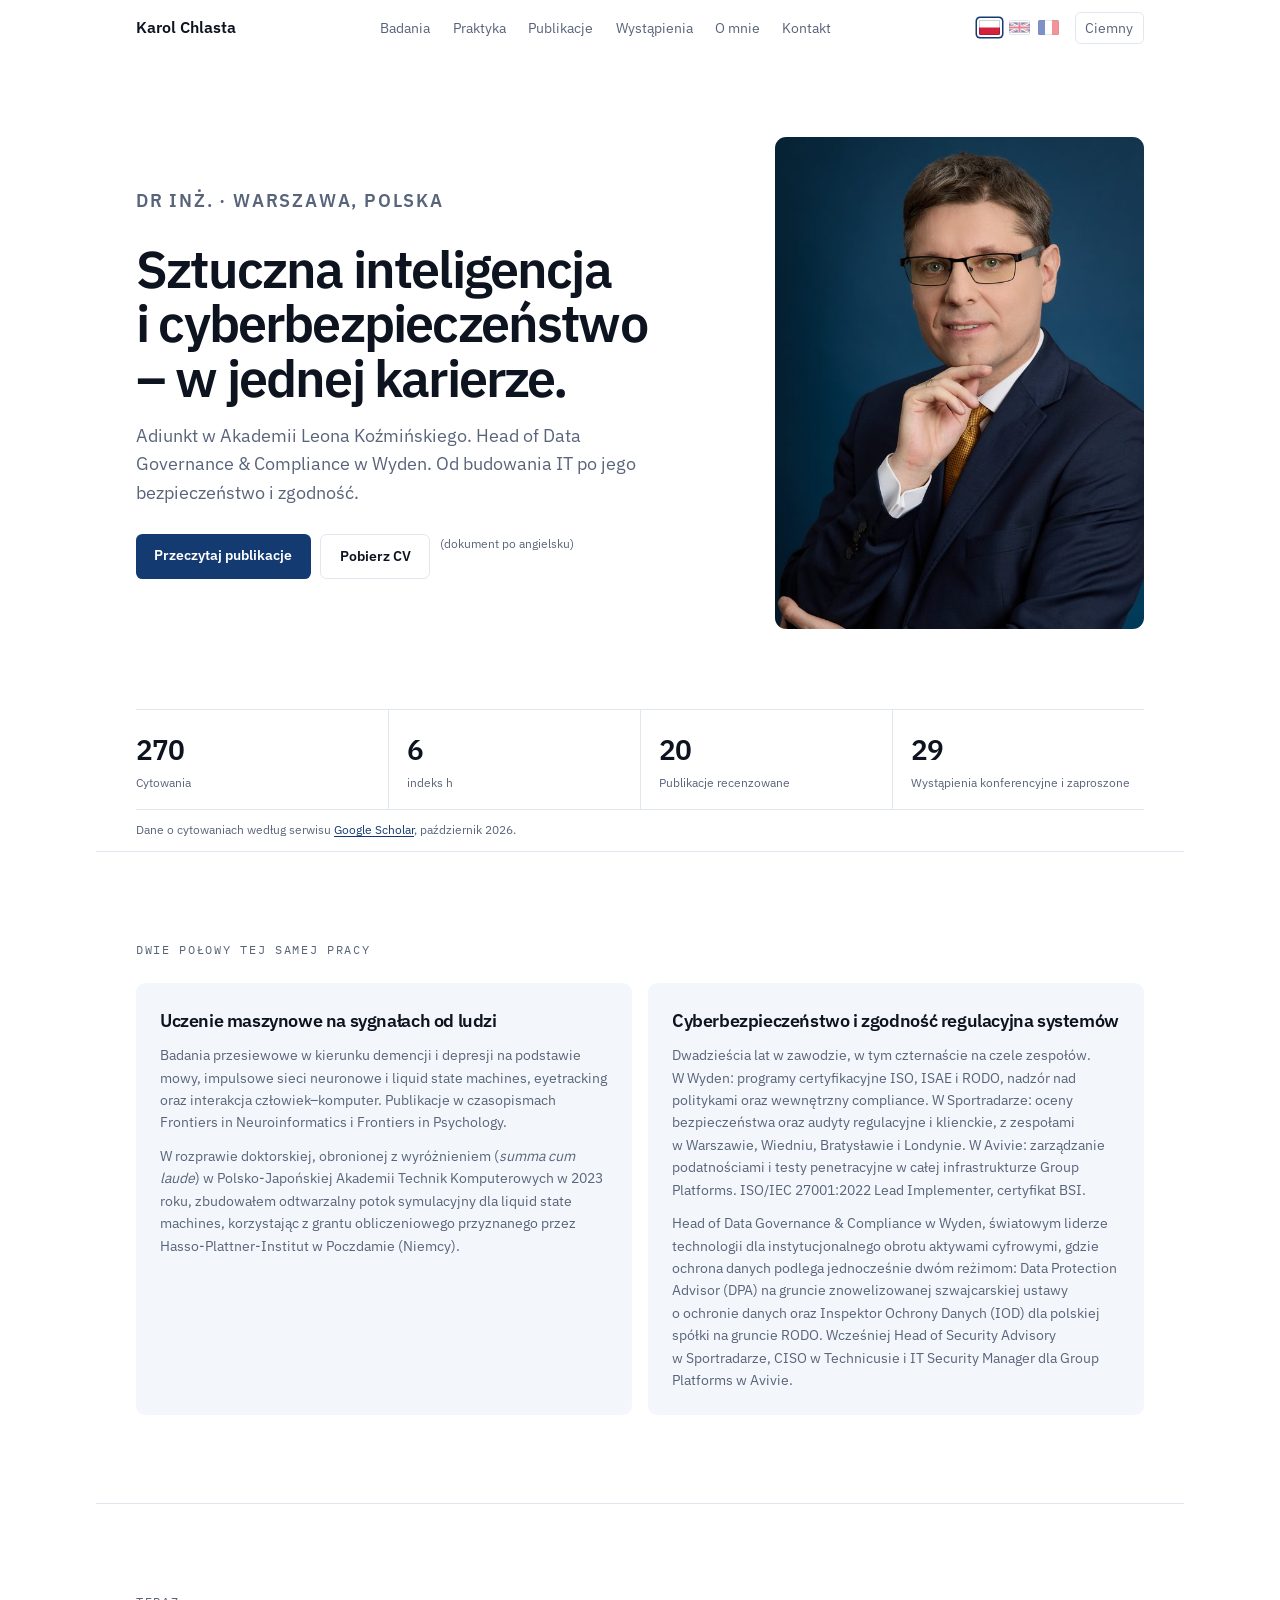
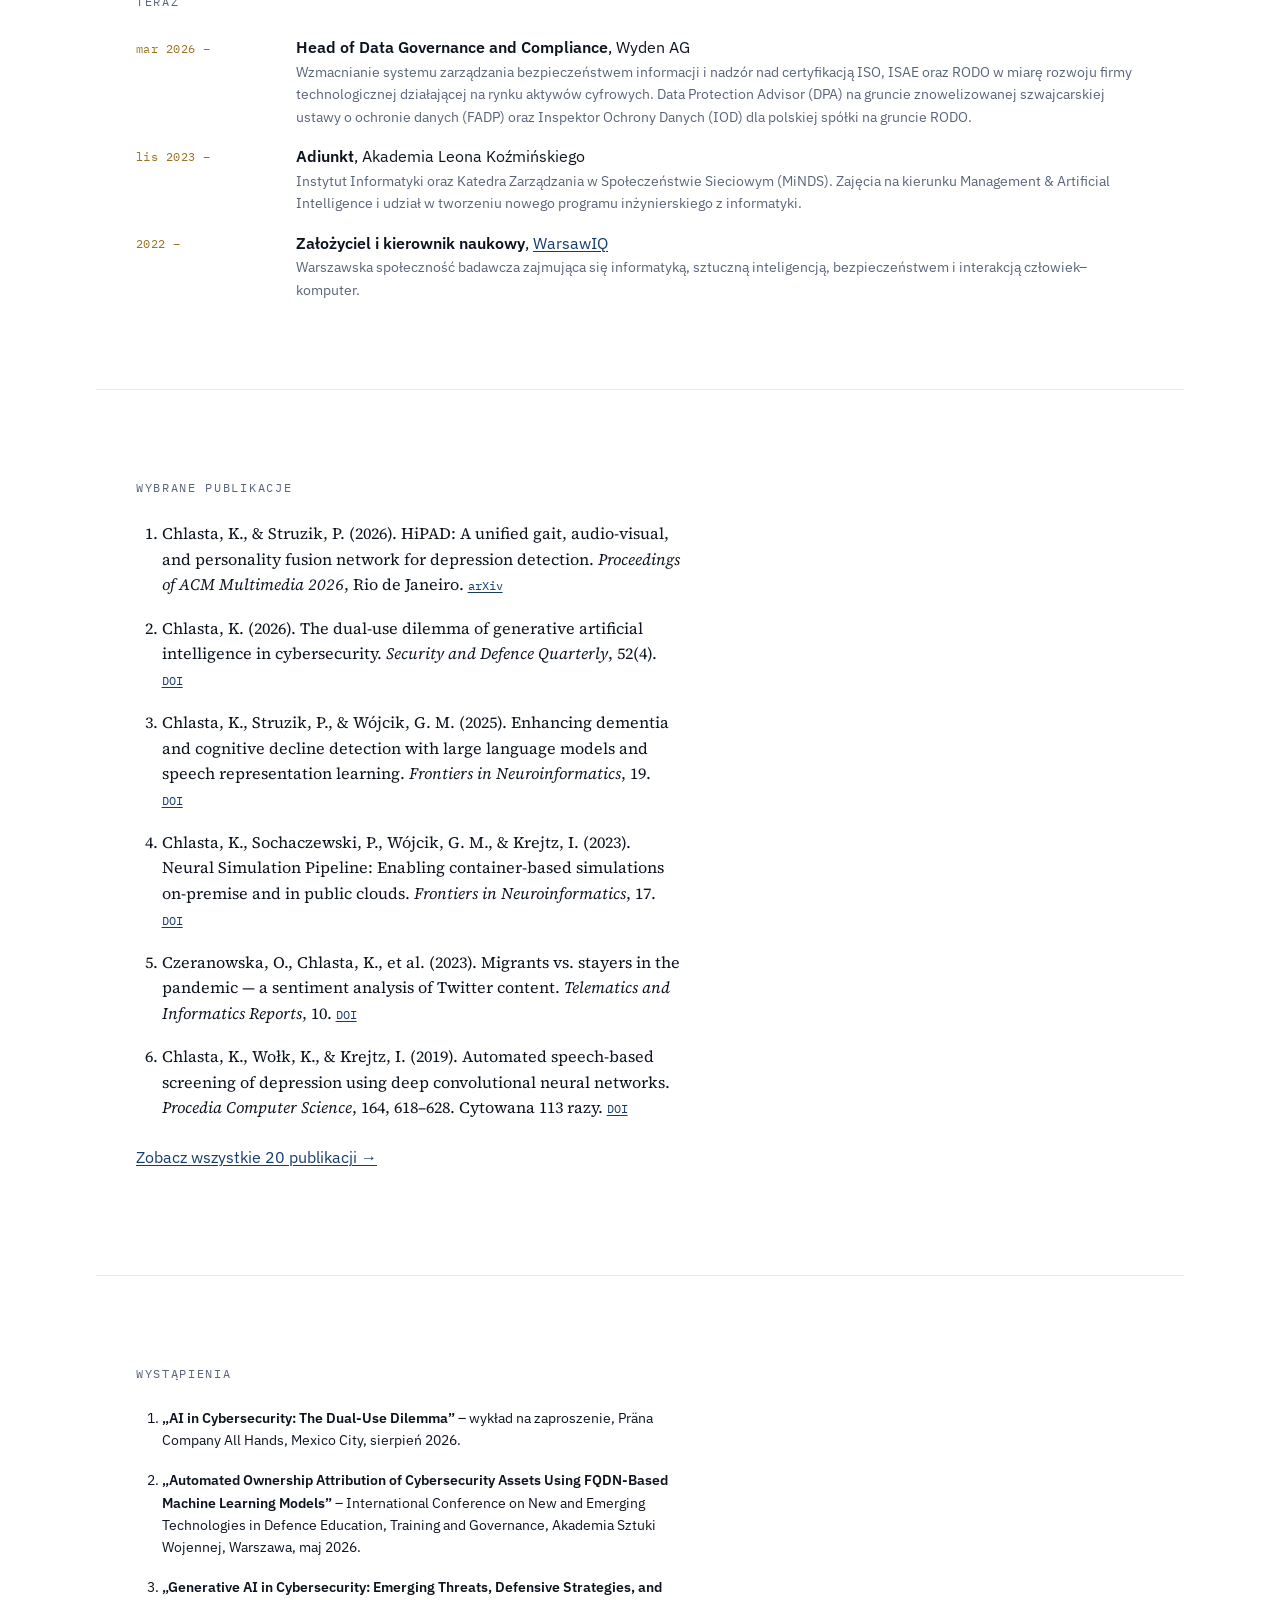
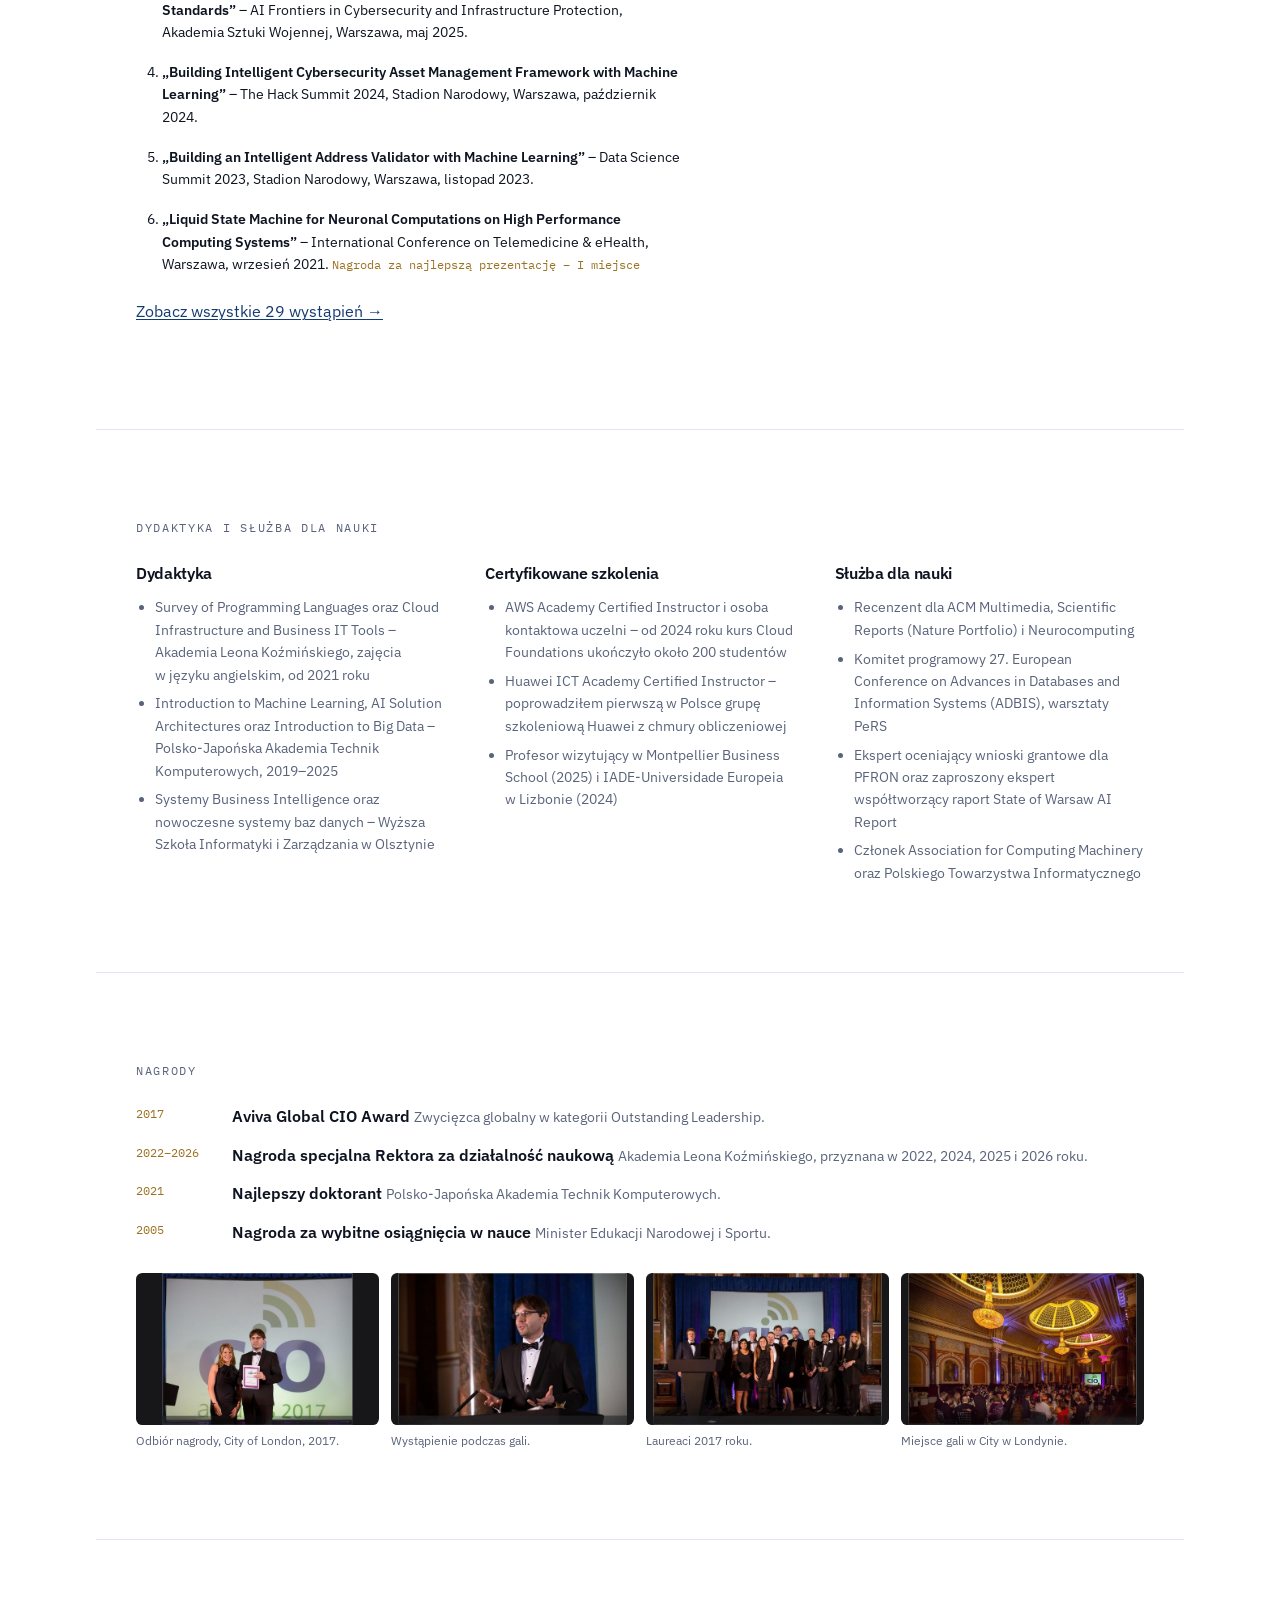
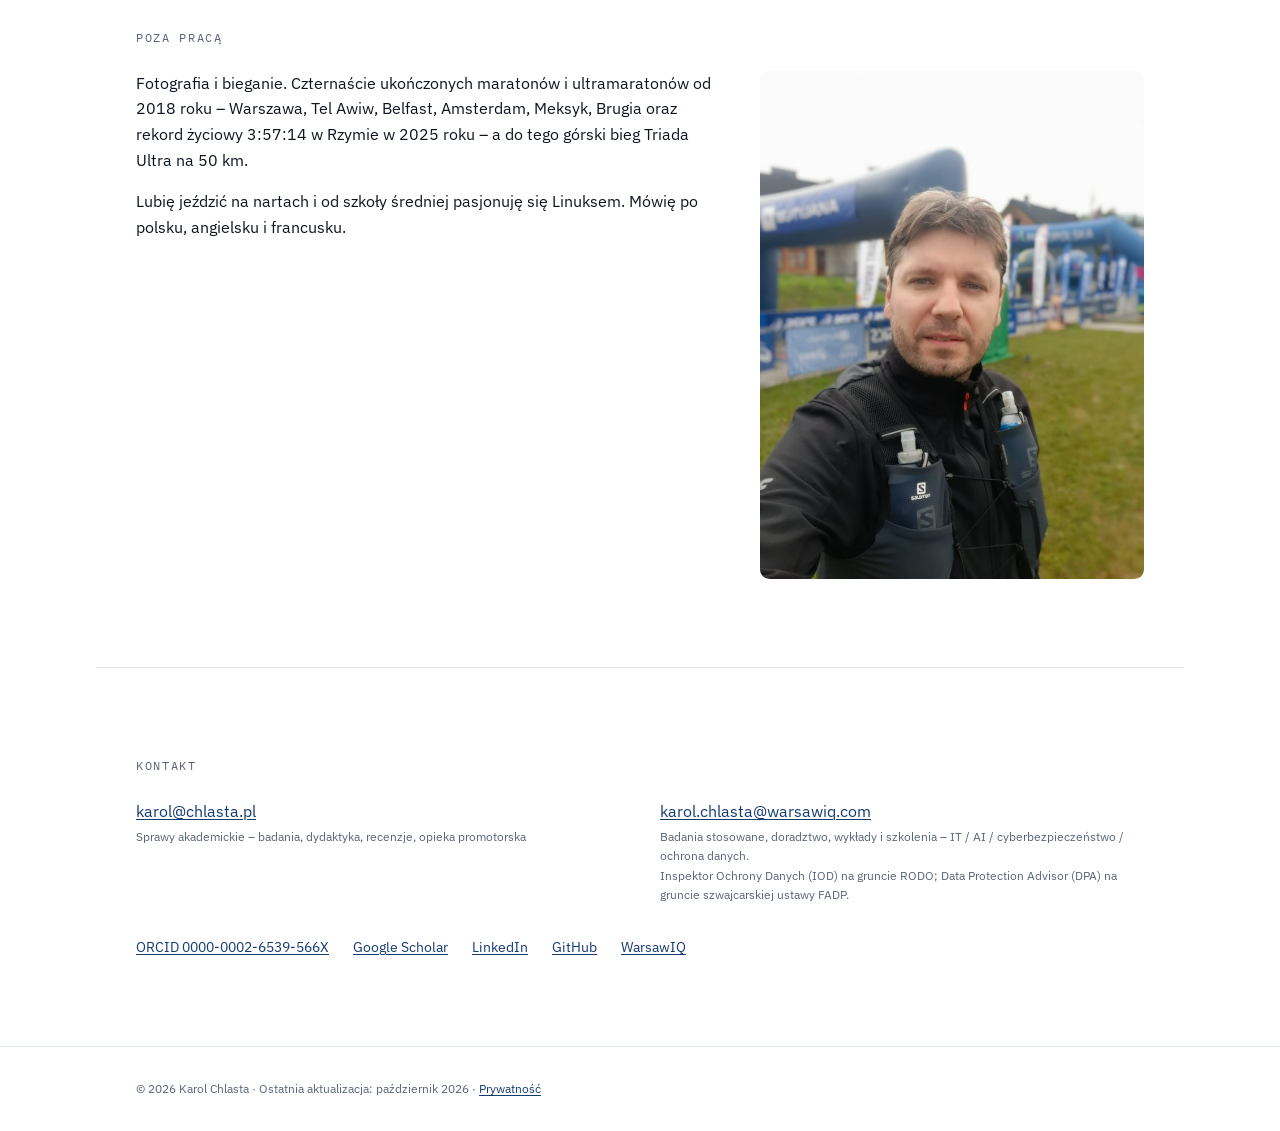
<file: pl/index.html>
<!doctype html>
<html lang="pl">
<head>
<meta charset="utf-8">
<meta name="viewport" content="width=device-width, initial-scale=1">
<title>Karol Chlasta – badania nad sztuczną inteligencją i cyberbezpieczeństwem</title>
<meta name="description" content="dr inż. Karol Chlasta – adiunkt w Akademii Leona Koźmińskiego i Head of Data Governance &amp; Compliance w Wyden. Uczenie maszynowe na sygnałach od ludzi i governance, dzięki któremu można je bezpiecznie wdrażać.">
<link rel="canonical" href="https://karol.chlasta.pl/pl/">
<link rel="alternate" hreflang="en" href="https://karol.chlasta.pl/">
<link rel="alternate" hreflang="pl" href="https://karol.chlasta.pl/pl/">
<link rel="alternate" hreflang="fr" href="https://karol.chlasta.pl/fr/">
<link rel="alternate" hreflang="x-default" href="https://karol.chlasta.pl/">
<link rel="icon" href="/favicon.ico">
<link rel="apple-touch-icon" href="/assets/img/icon-180.png">
<link rel="manifest" href="/manifest.json">
<meta name="theme-color" content="#143a72">

<meta property="og:type" content="profile">
<meta property="og:title" content="Karol Chlasta – badania nad sztuczną inteligencją i cyberbezpieczeństwem">
<meta property="og:description" content="Adiunkt w Akademii Leona Koźmińskiego. Head of Data Governance &amp; Compliance w Wyden. 20 publikacji, 29 wystąpień konferencyjnych i zaproszonych.">
<meta property="og:image" content="https://karol.chlasta.pl/assets/img/og-card.jpg">
<meta property="og:url" content="https://karol.chlasta.pl/pl/">
<meta property="og:locale" content="pl_PL">
<meta property="og:locale:alternate" content="en_GB">
<meta property="og:locale:alternate" content="fr_FR">
<meta name="twitter:card" content="summary_large_image">
<meta name="twitter:image" content="https://karol.chlasta.pl/assets/img/og-card.jpg">

<link rel="stylesheet" href="/assets/css/site.css">

<script type="application/ld+json">
{
  "@context": "https://schema.org",
  "@graph": [
    {
      "@type": "WebPage",
      "@id": "https://karol.chlasta.pl/pl/#webpage",
      "url": "https://karol.chlasta.pl/pl/",
      "inLanguage": "pl",
      "mainEntity": { "@id": "https://karol.chlasta.pl/#person" }
    },
    {
      "@type": "Person",
      "@id": "https://karol.chlasta.pl/#person",
      "name": "Karol Chlasta",
      "honorificPrefix": "PhD",
      "url": "https://karol.chlasta.pl/",
      "image": "https://karol.chlasta.pl/assets/img/portrait-hero.jpg",
      "jobTitle": [
        "adiunkt",
        "Head of Data Governance and Compliance",
        "Data Protection Advisor",
        "Inspektor Ochrony Danych"
      ],
      "email": "mailto:karol@chlasta.pl",
      "address": { "@type": "PostalAddress", "addressLocality": "Warszawa", "addressCountry": "PL" },
      "identifier": {
        "@type": "PropertyValue",
        "propertyID": "ORCID",
        "value": "https://orcid.org/0000-0002-6539-566X"
      },
      "affiliation": [
        {
          "@type": "Organization",
          "name": "Akademia Leona Koźmińskiego",
          "department": [
            { "@type": "Organization", "name": "Instytut Informatyki" },
            { "@type": "Organization", "name": "Katedra Zarządzania w Społeczeństwie Sieciowym (MiNDS)" }
          ]
        },
        { "@type": "Organization", "name": "Wyden AG" },
        { "@type": "Organization", "name": "WarsawIQ" }
      ],
      "alumniOf": [
        { "@type": "CollegeOrUniversity", "name": "Polsko-Japońska Akademia Technik Komputerowych" },
        { "@type": "CollegeOrUniversity", "name": "University College Dublin" },
        { "@type": "CollegeOrUniversity", "name": "Politechnika Warszawska" },
        { "@type": "CollegeOrUniversity", "name": "Uniwersytet Ekonomiczny w Krakowie" }
      ],
      "knowsAbout": [
        "Machine learning", "Speech processing", "Cybersecurity",
        "Data governance", "Spiking neural networks", "Eye tracking"
      ],
      "sameAs": [
        "https://orcid.org/0000-0002-6539-566X",
        "https://scholar.google.com/citations?user=uaK9co0AAAAJ",
        "https://www.linkedin.com/in/karolchlasta",
        "https://github.com/KarolChlasta",
        "https://warsawiq.com"
      ]
    }
  ]
}
</script>
</head>
<body>
<svg width="0" height="0" style="position:absolute" aria-hidden="true" focusable="false">
  <symbol id="f-pl" viewBox="0 0 21 15">
    <rect width="21" height="15" fill="#fff"/>
    <rect y="7.5" width="21" height="7.5" fill="#d4213d"/>
  </symbol>
  <symbol id="f-fr" viewBox="0 0 21 15">
    <rect width="21" height="15" fill="#fff"/>
    <rect width="7" height="15" fill="#002395"/>
    <rect x="14" width="7" height="15" fill="#ed2939"/>
  </symbol>
  <symbol id="f-gb" viewBox="0 0 60 30">
    <clipPath id="gb-a"><path d="M0,0 v30 h60 v-30 z"/></clipPath>
    <clipPath id="gb-b"><path d="M30,15 h30 v15 z v15 h-30 z h-30 v-15 z v-15 h30 z"/></clipPath>
    <g clip-path="url(#gb-a)">
      <path d="M0,0 v30 h60 v-30 z" fill="#012169"/>
      <path d="M0,0 L60,30 M60,0 L0,30" stroke="#fff" stroke-width="6"/>
      <path d="M0,0 L60,30 M60,0 L0,30" clip-path="url(#gb-b)" stroke="#c8102e" stroke-width="4"/>
      <path d="M30,0 v30 M0,15 h60" stroke="#fff" stroke-width="10"/>
      <path d="M30,0 v30 M0,15 h60" stroke="#c8102e" stroke-width="6"/>
    </g>
  </symbol>
</svg>
<a class="skip" href="#main">Przejdź do treści</a>

<nav class="nav" aria-label="Główna">
  <div class="wrap">
    <a href="/pl/"><strong>Karol Chlasta</strong></a>
    <ul>
      <li><a href="#research">Badania</a></li>
      <li><a href="#practice">Praktyka</a></li>
      <li><a href="/pl/publikacje/">Publikacje</a></li>
      <li><a href="#speaking">Wystąpienia</a></li>
      <li><a href="#about">O mnie</a></li>
      <li><a href="#contact">Kontakt</a></li>
    </ul>
    <div class="nav-right">
      <div class="lang">
        <a href="/pl/" hreflang="pl" lang="pl" title="Polski" aria-current="true"><svg class="flag"><use href="#f-pl"/></svg><span class="sr">Polski</span></a>
        <a href="/" hreflang="en" lang="en" title="English"><svg class="flag"><use href="#f-gb"/></svg><span class="sr">English</span></a>
        <a href="/fr/" hreflang="fr" lang="fr" title="Français"><svg class="flag"><use href="#f-fr"/></svg><span class="sr">Français</span></a>
      </div>
      <button class="theme-toggle" type="button" hidden
              data-label-dark="Ciemny" data-label-light="Jasny"
              data-aria-dark="Przełącz na motyw ciemny"
              data-aria-light="Przełącz na motyw jasny">Ciemny</button>
    </div>
  </div>
</nav>

<main id="main">

  <!-- hero -->
  <header class="wrap hero">
    <div>
      <p class="eyebrow rise">dr inż. · Warszawa, Polska</p>
      <h1 class="rise">Sztuczna inteligencja i&nbsp;cyberbezpieczeństwo – w&nbsp;jednej karierze.</h1>
      <p class="rise">Adiunkt w&nbsp;Akademii Leona Koźmińskiego. Head of Data
        Governance &amp; Compliance w&nbsp;Wyden. Od budowania IT po jego
        bezpieczeństwo i&nbsp;zgodność.</p>
      <div class="cta rise">
        <a class="btn" href="/pl/publikacje/">Przeczytaj publikacje</a>
        <a class="btn btn--ghost" href="/assets/cv/karol-chlasta-cv-academic.pdf">Pobierz CV</a>
        <span class="note">(dokument po angielsku)</span>
      </div>
    </div>
    <img src="/assets/img/portrait-hero.jpg"
         srcset="/assets/img/portrait-hero.jpg 600w, /assets/img/portrait-hero@2x.jpg 1200w"
         sizes="(max-width: 46rem) 16rem, 22rem"
         width="600" height="800"
         alt="Karol Chlasta w&nbsp;granatowym garniturze, z&nbsp;dłonią opartą o&nbsp;brodę, na granatowym tle">
  </header>

  <!-- stats -->
  <section class="wrap" aria-label="W skrócie">
    <dl class="stats">
      <div><dt>270</dt><dd>Cytowania</dd></div>
      <div><dt>6</dt><dd>indeks h</dd></div>
      <div><dt>20</dt><dd>Publikacje recenzowane</dd></div>
      <div><dt>29</dt><dd>Wystąpienia konferencyjne i&nbsp;zaproszone</dd></div>
    </dl>
    <p class="note" style="margin-top:0.6rem">
      Dane o&nbsp;cytowaniach według serwisu
      <a href="https://scholar.google.com/citations?user=uaK9co0AAAAJ">Google Scholar</a>,
      październik 2026.
    </p>
  </section>

  <!-- two pillars -->
  <section class="wrap section" id="research">
    <h2 class="sechead">Dwie połowy tej samej pracy</h2>
    <div class="pillars">
      <article class="pill">
        <h3>Uczenie maszynowe na sygnałach od ludzi</h3>
        <p>Badania przesiewowe w&nbsp;kierunku demencji i&nbsp;depresji na
          podstawie mowy, impulsowe sieci neuronowe i&nbsp;liquid state
          machines, eyetracking oraz interakcja człowiek–komputer. Publikacje
          w&nbsp;czasopismach Frontiers in Neuroinformatics i&nbsp;Frontiers in
          Psychology.</p>
        <p>W&nbsp;rozprawie doktorskiej, obronionej z&nbsp;wyróżnieniem
          (<em>summa cum laude</em>) w&nbsp;Polsko-Japońskiej Akademii Technik
          Komputerowych w&nbsp;2023 roku, zbudowałem odtwarzalny potok
          symulacyjny dla liquid state machines, korzystając
          z&nbsp;grantu obliczeniowego przyznanego przez
          Hasso-Plattner-Institut w&nbsp;Poczdamie (Niemcy).</p>
      </article>
      <article class="pill" id="practice">
        <h3>Cyberbezpieczeństwo i&nbsp;zgodność regulacyjna systemów</h3>
        <p>Dwadzieścia lat w&nbsp;zawodzie, w&nbsp;tym czternaście na czele
          zespołów. W&nbsp;Wyden: programy
          certyfikacyjne ISO, ISAE i&nbsp;RODO, nadzór nad politykami oraz
          wewnętrzny compliance. W&nbsp;Sportradarze: oceny bezpieczeństwa oraz
          audyty regulacyjne i&nbsp;klienckie, z&nbsp;zespołami w&nbsp;Warszawie,
          Wiedniu, Bratysławie i&nbsp;Londynie. W&nbsp;Avivie: zarządzanie
          podatnościami i&nbsp;testy penetracyjne w&nbsp;całej infrastrukturze
          Group Platforms. ISO/IEC 27001:2022 Lead Implementer, certyfikat
          BSI.</p>
        <p>Head of Data Governance &amp; Compliance w&nbsp;Wyden, światowym
          liderze technologii dla instytucjonalnego obrotu aktywami cyfrowymi,
          gdzie ochrona danych podlega jednocześnie dwóm reżimom: Data
          Protection Advisor (DPA) na gruncie znowelizowanej szwajcarskiej
          ustawy o&nbsp;ochronie danych oraz Inspektor Ochrony Danych (IOD) dla
          polskiej spółki na gruncie RODO. Wcześniej Head of Security Advisory
          w&nbsp;Sportradarze, CISO w&nbsp;Technicusie i&nbsp;IT Security
          Manager dla Group Platforms w&nbsp;Avivie.</p>
      </article>
    </div>
  </section>

  <!-- now -->
  <section class="wrap section">
    <h2 class="sechead">Teraz</h2>
    <ul class="roles">
      <li>
        <time>mar 2026 –</time>
        <div>
          <strong>Head of Data Governance and Compliance</strong>, Wyden AG
          <span>Wzmacnianie systemu zarządzania bezpieczeństwem informacji
            i&nbsp;nadzór nad certyfikacją ISO, ISAE oraz RODO w&nbsp;miarę
            rozwoju firmy technologicznej działającej na rynku aktywów
            cyfrowych. Data Protection Advisor (DPA) na gruncie znowelizowanej
            szwajcarskiej ustawy o&nbsp;ochronie danych (FADP) oraz Inspektor
            Ochrony Danych (IOD) dla polskiej spółki na gruncie RODO.</span>
        </div>
      </li>
      <li>
        <time>lis 2023 –</time>
        <div>
          <strong>Adiunkt</strong>, Akademia Leona Koźmińskiego
          <span>Instytut Informatyki oraz Katedra Zarządzania
            w&nbsp;Społeczeństwie Sieciowym (MiNDS). Zajęcia
            na kierunku Management &amp; Artificial Intelligence i&nbsp;udział
            w&nbsp;tworzeniu nowego programu inżynierskiego
            z&nbsp;informatyki.</span>
        </div>
      </li>
      <li>
        <time>2022 –</time>
        <div>
          <strong>Założyciel i&nbsp;kierownik naukowy</strong>,
          <a href="https://warsawiq.com">WarsawIQ</a>
          <span>Warszawska społeczność badawcza zajmująca się informatyką,
            sztuczną inteligencją, bezpieczeństwem i&nbsp;interakcją
            człowiek–komputer.</span>
        </div>
      </li>
    </ul>
  </section>

  <!-- selected publications -->
  <section class="wrap section">
    <h2 class="sechead">Wybrane publikacje</h2>
    <ol class="pub-list">
      <li class="pub">
        Chlasta, K., &amp; Struzik, P. (2026). HiPAD: A unified gait, audio-visual,
        and personality fusion network for depression detection. <cite>Proceedings
        of ACM Multimedia 2026</cite>, Rio de Janeiro.
        <a class="pub-link" href="https://arxiv.org/abs/2610.14961">arXiv</a>
      </li>
      <li class="pub">
        Chlasta, K. (2026). The dual-use dilemma of generative artificial
        intelligence in cybersecurity. <cite>Security and Defence
        Quarterly</cite>, 52(4).
        <a class="pub-link" href="https://doi.org/10.35467/sdq/217364">DOI</a>
      </li>
      <li class="pub">
        Chlasta, K., Struzik, P., &amp; Wójcik, G. M. (2025). Enhancing dementia
        and cognitive decline detection with large language models and speech
        representation learning. <cite>Frontiers in Neuroinformatics</cite>, 19.
        <a class="pub-link" href="https://doi.org/10.3389/fninf.2025.1679664">DOI</a>
      </li>
      <li class="pub">
        Chlasta, K., Sochaczewski, P., Wójcik, G. M., &amp; Krejtz, I. (2023).
        Neural Simulation Pipeline: Enabling container-based simulations
        on-premise and in public clouds. <cite>Frontiers in
        Neuroinformatics</cite>, 17.
        <a class="pub-link" href="https://doi.org/10.3389/fninf.2023.1122470">DOI</a>
      </li>
      <li class="pub">
        Czeranowska, O., Chlasta, K., et al. (2023). Migrants vs. stayers in the
        pandemic — a sentiment analysis of Twitter content. <cite>Telematics and
        Informatics Reports</cite>, 10.
        <a class="pub-link" href="https://doi.org/10.1016/j.teler.2023.100059">DOI</a>
      </li>
      <li class="pub">
        Chlasta, K., Wołk, K., &amp; Krejtz, I. (2019). Automated speech-based
        screening of depression using deep convolutional neural networks.
        <cite>Procedia Computer Science</cite>, 164, 618–628. Cytowana 113 razy.
        <a class="pub-link" href="https://doi.org/10.1016/j.procs.2019.12.228">DOI</a>
      </li>
    </ol>
    <p style="margin-top:1.5rem"><a href="/pl/publikacje/">Zobacz wszystkie 20 publikacji →</a></p>
  </section>

  <!-- speaking -->
  <section class="wrap section" id="speaking">
    <h2 class="sechead">Wystąpienia</h2>
    <ol class="talk-list">
      <li class="talk">
        <strong>„AI in Cybersecurity: The Dual-Use Dilemma”</strong> – wykład
        na zaproszenie, Präna Company All Hands, Mexico City, sierpień 2026.
      </li>
      <li class="talk">
        <strong>„Automated Ownership Attribution of Cybersecurity Assets Using
        FQDN-Based Machine Learning Models”</strong> – International Conference
        on New and Emerging Technologies in Defence Education, Training and
        Governance, Akademia Sztuki Wojennej, Warszawa, maj 2026.
      </li>
      <li class="talk">
        <strong>„Generative AI in Cybersecurity: Emerging Threats, Defensive
        Strategies, and Standards”</strong> – AI Frontiers in Cybersecurity and
        Infrastructure Protection, Akademia Sztuki Wojennej, Warszawa, maj 2025.
      </li>
      <li class="talk">
        <strong>„Building Intelligent Cybersecurity Asset Management Framework
        with Machine Learning”</strong> – The Hack Summit 2024, Stadion
        Narodowy, Warszawa, październik 2024.
      </li>
      <li class="talk">
        <strong>„Building an Intelligent Address Validator with Machine
        Learning”</strong> – Data Science Summit 2023, Stadion Narodowy,
        Warszawa, listopad 2023.
      </li>
      <li class="talk">
        <strong>„Liquid State Machine for Neuronal Computations on High
        Performance Computing Systems”</strong> – International Conference on
        Telemedicine &amp; eHealth, Warszawa, wrzesień 2021.
        <span class="award">Nagroda za najlepszą prezentację – I&nbsp;miejsce</span>
      </li>
    </ol>
    <p style="margin-top:1.5rem"><a href="/pl/publikacje/#talks">Zobacz wszystkie 29 wystąpień →</a></p>
  </section>

  <!-- teaching and service -->
  <section class="wrap section">
    <h2 class="sechead">Dydaktyka i&nbsp;służba dla nauki</h2>
    <div class="cols">
      <div>
        <h3>Dydaktyka</h3>
        <ul>
          <li>Survey of Programming Languages oraz Cloud Infrastructure and
            Business IT Tools – Akademia Leona Koźmińskiego, zajęcia
            w&nbsp;języku angielskim, od 2021 roku</li>
          <li>Introduction to Machine Learning, AI Solution Architectures oraz
            Introduction to Big Data – Polsko-Japońska Akademia Technik
            Komputerowych, 2019–2025</li>
          <li>Systemy Business Intelligence oraz nowoczesne systemy baz danych –
            Wyższa Szkoła Informatyki i&nbsp;Zarządzania w&nbsp;Olsztynie</li>
        </ul>
      </div>
      <div>
        <h3>Certyfikowane szkolenia</h3>
        <ul>
          <li>AWS Academy Certified Instructor i&nbsp;osoba kontaktowa uczelni –
            od 2024 roku kurs Cloud Foundations ukończyło około 200 studentów</li>
          <li>Huawei ICT Academy Certified Instructor – poprowadziłem pierwszą
            w&nbsp;Polsce grupę szkoleniową Huawei z&nbsp;chmury
            obliczeniowej</li>
          <li>Profesor wizytujący w&nbsp;Montpellier Business School (2025)
            i&nbsp;IADE-Universidade Europeia w&nbsp;Lizbonie (2024)</li>
        </ul>
      </div>
      <div>
        <h3>Służba dla nauki</h3>
        <ul>
          <li>Recenzent dla ACM Multimedia, Scientific Reports (Nature
            Portfolio) i&nbsp;Neurocomputing</li>
          <li>Komitet programowy 27. European Conference on Advances in
            Databases and Information Systems (ADBIS), warsztaty PeRS</li>
          <li>Ekspert oceniający wnioski grantowe dla PFRON oraz zaproszony
            ekspert współtworzący raport State of Warsaw AI Report</li>
          <li>Członek Association for Computing Machinery oraz Polskiego
            Towarzystwa Informatycznego</li>
        </ul>
      </div>
    </div>
  </section>

  <!-- awards -->
  <section class="wrap section">
    <h2 class="sechead">Nagrody</h2>
    <ul class="awards">
      <li>
        <time>2017</time>
        <div>
          <strong>Aviva Global CIO Award</strong>
          <span>Zwycięzca globalny w&nbsp;kategorii Outstanding Leadership.</span>
        </div>
      </li>
      <li>
        <time>2022–2026</time>
        <div>
          <strong>Nagroda specjalna Rektora za działalność naukową</strong>
          <span>Akademia Leona Koźmińskiego, przyznana w&nbsp;2022, 2024, 2025
            i&nbsp;2026 roku.</span>
        </div>
      </li>
      <li>
        <time>2021</time>
        <div>
          <strong>Najlepszy doktorant</strong>
          <span>Polsko-Japońska Akademia Technik Komputerowych.</span>
        </div>
      </li>
      <li>
        <time>2005</time>
        <div>
          <strong>Nagroda za wybitne osiągnięcia w&nbsp;nauce</strong>
          <span>Minister Edukacji Narodowej i&nbsp;Sportu.</span>
        </div>
      </li>
    </ul>

    <div class="gallery">
      <figure>
        <img src="/assets/img/award-cio-5.jpg" width="1200" height="750" loading="lazy" decoding="async"
             alt="Karol Chlasta na scenie z&nbsp;dyplomem, obok prowadzącego, przed ekranem z&nbsp;napisem CIO awards 2017">
        <figcaption>Odbiór nagrody, City of London, 2017.</figcaption>
      </figure>
      <figure>
        <img src="/assets/img/award-cio-6.jpg" width="1200" height="750" loading="lazy" decoding="async"
             alt="Karol Chlasta przemawia przy mównicy, w&nbsp;stroju wieczorowym, podczas gali">
        <figcaption>Wystąpienie podczas gali.</figcaption>
      </figure>
      <figure>
        <img src="/assets/img/award-cio-4.jpg" width="1200" height="750" loading="lazy" decoding="async"
             alt="Laureaci z&nbsp;2017 roku ustawieni na scenie ze statuetkami, przed podświetloną ścianką CIO">
        <figcaption>Laureaci 2017 roku.</figcaption>
      </figure>
      <figure>
        <img src="/assets/img/award-cio-3.jpg" width="1200" height="750" loading="lazy" decoding="async"
             alt="Szeroki kadr złoconej sali bankietowej z&nbsp;kopułą, z&nbsp;gośćmi przy okrągłych stołach">
        <figcaption>Miejsce gali w&nbsp;City w&nbsp;Londynie.</figcaption>
      </figure>
    </div>
  </section>

  <!-- beyond work -->
  <section class="wrap section" id="about">
    <h2 class="sechead">Poza pracą</h2>
    <div class="beyond">
      <div>
        <p>Fotografia i&nbsp;bieganie. Czternaście ukończonych maratonów
          i&nbsp;ultramaratonów od 2018 roku – Warszawa, Tel Awiw, Belfast,
          Amsterdam, Meksyk, Brugia oraz rekord życiowy 3:57:14 w&nbsp;Rzymie
          w&nbsp;2025 roku – a&nbsp;do tego górski bieg Triada Ultra na
          50 km.</p>
        <p>Lubię jeździć na nartach i&nbsp;od szkoły średniej pasjonuję się
          Linuksem. Mówię po polsku, angielsku i&nbsp;francusku.</p>
      </div>
      <img src="/assets/img/portrait-about.jpg" width="680" height="900" loading="lazy" decoding="async"
           alt="Karol Chlasta w&nbsp;koszulce biegowej na starcie ultramaratonu">
    </div>
  </section>

  <!-- contact -->
  <section class="wrap section" id="contact">
    <h2 class="sechead">Kontakt</h2>

    <dl class="channels">
      <div>
        <dt><a href="mailto:karol@chlasta.pl">karol@chlasta.pl</a></dt>
        <dd>Sprawy akademickie – badania, dydaktyka, recenzje, opieka
          promotorska</dd>
      </div>
      <div>
        <dt><a href="mailto:karol.chlasta@warsawiq.com">karol.chlasta@warsawiq.com</a></dt>
        <dd>Badania stosowane, doradztwo, wykłady i&nbsp;szkolenia – IT / AI /
          cyberbezpieczeństwo / ochrona danych.<br>Inspektor Ochrony Danych
          (IOD) na gruncie RODO; Data Protection Advisor (DPA) na gruncie
          szwajcarskiej ustawy FADP.</dd>
      </div>
    </dl>

    <ul class="contact">
      <li><a href="https://orcid.org/0000-0002-6539-566X">ORCID 0000-0002-6539-566X</a></li>
      <li><a href="https://scholar.google.com/citations?user=uaK9co0AAAAJ">Google Scholar</a></li>
      <li><a href="https://www.linkedin.com/in/karolchlasta">LinkedIn</a></li>
      <li><a href="https://github.com/KarolChlasta">GitHub</a></li>
      <li><a href="https://warsawiq.com">WarsawIQ</a></li>
    </ul>
  </section>

</main>

<footer class="site">
  <div class="wrap">© 2026 Karol Chlasta · Ostatnia aktualizacja: październik 2026 · <a href="/pl/prywatnosc/">Prywatność</a></div>
</footer>

<script src="/assets/js/site.js" defer></script>
</body>
</html>
</file>
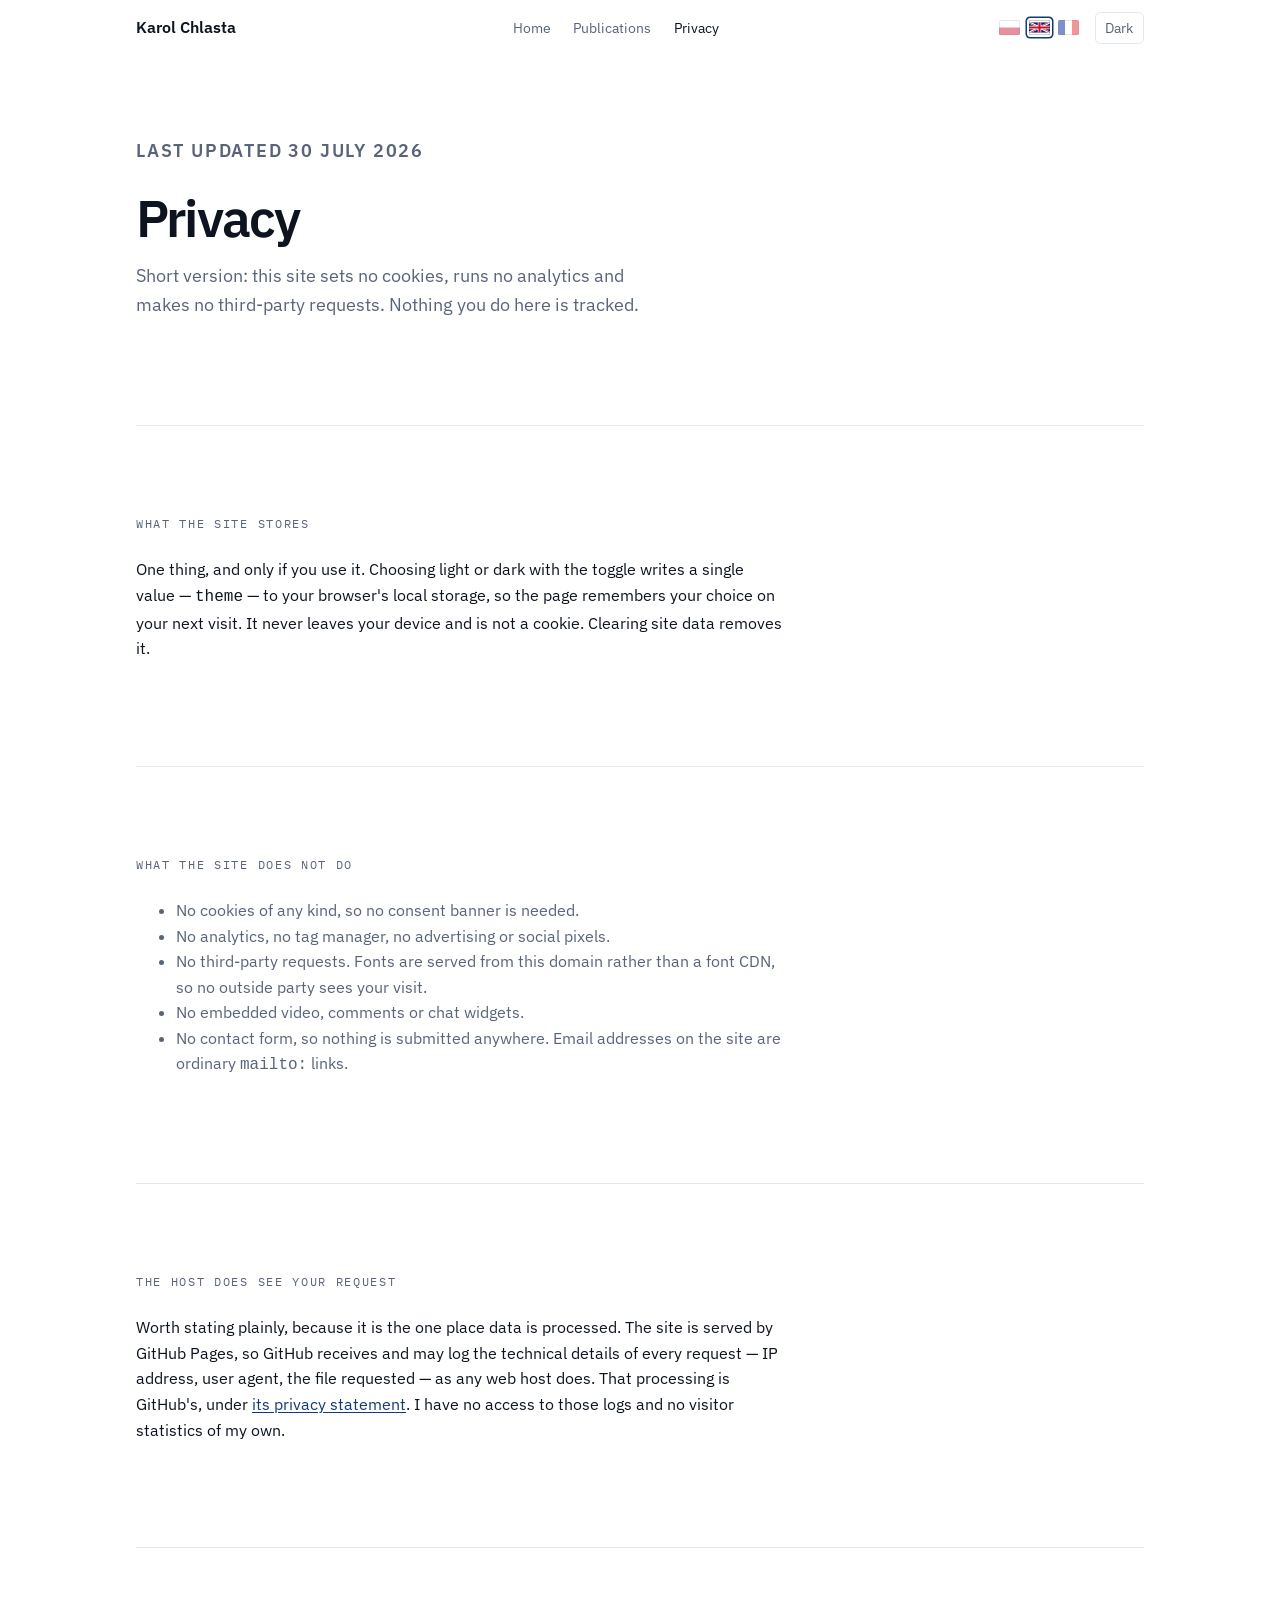
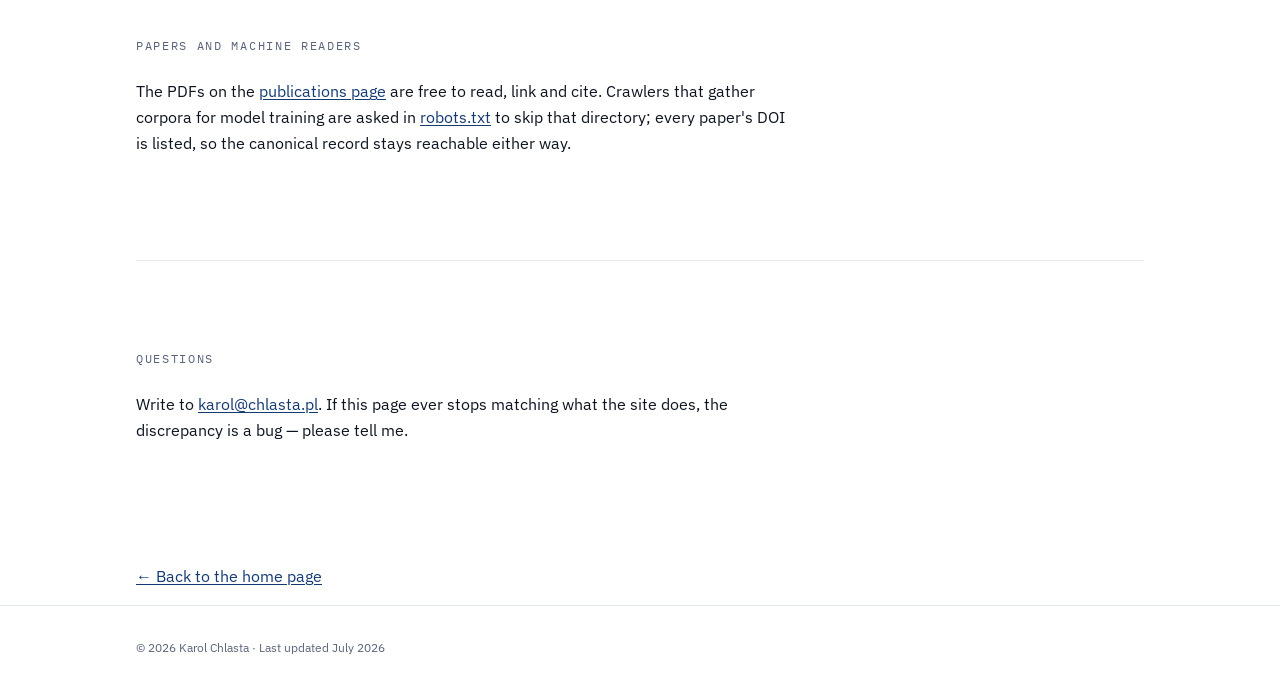
<file: privacy/index.html>
<!doctype html>
<html lang="en-GB">
<head>
<meta charset="utf-8">
<meta name="viewport" content="width=device-width, initial-scale=1">
<title>Privacy — Karol Chlasta</title>
<meta name="description" content="What this site does and does not collect: no cookies, no analytics, no third-party requests.">
<link rel="canonical" href="https://karol.chlasta.pl/privacy/">
<link rel="alternate" hreflang="en" href="https://karol.chlasta.pl/privacy/">
<link rel="alternate" hreflang="pl" href="https://karol.chlasta.pl/pl/prywatnosc/">
<link rel="alternate" hreflang="fr" href="https://karol.chlasta.pl/fr/confidentialite/">
<link rel="alternate" hreflang="x-default" href="https://karol.chlasta.pl/privacy/">
<link rel="icon" href="/favicon.ico">
<link rel="manifest" href="/manifest.json">
<meta name="theme-color" content="#143a72">
<link rel="stylesheet" href="/assets/css/site.css">
</head>
<body>
<svg width="0" height="0" style="position:absolute" aria-hidden="true" focusable="false">
  <symbol id="f-pl" viewBox="0 0 21 15">
    <rect width="21" height="15" fill="#fff"/>
    <rect y="7.5" width="21" height="7.5" fill="#d4213d"/>
  </symbol>
  <symbol id="f-fr" viewBox="0 0 21 15">
    <rect width="21" height="15" fill="#fff"/>
    <rect width="7" height="15" fill="#002395"/>
    <rect x="14" width="7" height="15" fill="#ed2939"/>
  </symbol>
  <symbol id="f-gb" viewBox="0 0 60 30">
    <clipPath id="gb-a"><path d="M0,0 v30 h60 v-30 z"/></clipPath>
    <clipPath id="gb-b"><path d="M30,15 h30 v15 z v15 h-30 z h-30 v-15 z v-15 h30 z"/></clipPath>
    <g clip-path="url(#gb-a)">
      <path d="M0,0 v30 h60 v-30 z" fill="#012169"/>
      <path d="M0,0 L60,30 M60,0 L0,30" stroke="#fff" stroke-width="6"/>
      <path d="M0,0 L60,30 M60,0 L0,30" clip-path="url(#gb-b)" stroke="#c8102e" stroke-width="4"/>
      <path d="M30,0 v30 M0,15 h60" stroke="#fff" stroke-width="10"/>
      <path d="M30,0 v30 M0,15 h60" stroke="#c8102e" stroke-width="6"/>
    </g>
  </symbol>
</svg>
<a class="skip" href="#main">Skip to content</a>

<nav class="nav" aria-label="Primary">
  <div class="wrap">
    <a href="/"><strong>Karol Chlasta</strong></a>
    <ul>
      <li><a href="/">Home</a></li>
      <li><a href="/publications/">Publications</a></li>
      <li><a href="/privacy/" aria-current="page">Privacy</a></li>
    </ul>
    <div class="nav-right">
      <div class="lang">
        <a href="/pl/prywatnosc/" hreflang="pl" lang="pl" title="Polski"><svg class="flag"><use href="#f-pl"/></svg><span class="sr">Polski</span></a>
        <a href="/privacy/" hreflang="en" lang="en" title="English" aria-current="true"><svg class="flag"><use href="#f-gb"/></svg><span class="sr">English</span></a>
        <a href="/fr/confidentialite/" hreflang="fr" lang="fr" title="Français"><svg class="flag"><use href="#f-fr"/></svg><span class="sr">Français</span></a>
      </div>
      <button class="theme-toggle" type="button" hidden
              data-label-dark="Dark" data-label-light="Light"
              data-aria-dark="Switch to dark theme"
              data-aria-light="Switch to light theme">Dark</button>
    </div>
  </div>
</nav>

<main id="main" class="wrap">

  <header class="hero hero--solo">
    <div>
      <p class="eyebrow">Last updated 30 July 2026</p>
      <h1>Privacy</h1>
      <p>Short version: this site sets no cookies, runs no analytics and makes
        no third-party requests. Nothing you do here is tracked.</p>
    </div>
  </header>

  <section class="section">
    <h2 class="sechead">What the site stores</h2>
    <p style="max-width:var(--measure)">One thing, and only if you use it. Choosing
      light or dark with the toggle writes a single value —
      <code>theme</code> — to your browser's local storage, so the page
      remembers your choice on your next visit. It never leaves your device and
      is not a cookie. Clearing site data removes it.</p>
  </section>

  <section class="section">
    <h2 class="sechead">What the site does not do</h2>
    <ul style="max-width:var(--measure);color:var(--muted)">
      <li>No cookies of any kind, so no consent banner is needed.</li>
      <li>No analytics, no tag manager, no advertising or social pixels.</li>
      <li>No third-party requests. Fonts are served from this domain rather
        than a font CDN, so no outside party sees your visit.</li>
      <li>No embedded video, comments or chat widgets.</li>
      <li>No contact form, so nothing is submitted anywhere. Email addresses on
        the site are ordinary <code>mailto:</code> links.</li>
    </ul>
  </section>

  <section class="section">
    <h2 class="sechead">The host does see your request</h2>
    <p style="max-width:var(--measure)">Worth stating plainly, because it is the
      one place data is processed. The site is served by GitHub Pages, so GitHub
      receives and may log the technical details of every request — IP address,
      user agent, the file requested — as any web host does. That processing is
      GitHub's, under
      <a href="https://docs.github.com/en/site-policy/privacy-policies/github-general-privacy-statement">its
      privacy statement</a>. I have no access to those logs and no visitor
      statistics of my own.</p>
  </section>

  <section class="section">
    <h2 class="sechead">Papers and machine readers</h2>
    <p style="max-width:var(--measure)">The PDFs on the
      <a href="/publications/">publications page</a> are free to read, link and
      cite. Crawlers that gather corpora for model training are asked in
      <a href="/robots.txt">robots.txt</a> to skip that directory; every paper's
      DOI is listed, so the canonical record stays reachable either way.</p>
  </section>

  <section class="section">
    <h2 class="sechead">Questions</h2>
    <p style="max-width:var(--measure)">Write to
      <a href="mailto:karol@chlasta.pl">karol@chlasta.pl</a>. If this page ever
      stops matching what the site does, the discrepancy is a bug — please tell
      me.</p>
  </section>

  <p><a href="/">← Back to the home page</a></p>

</main>

<footer class="site">
  <div class="wrap">© 2026 Karol Chlasta · Last updated July 2026</div>
</footer>

<script src="/assets/js/site.js" defer></script>
</body>
</html>
</file>
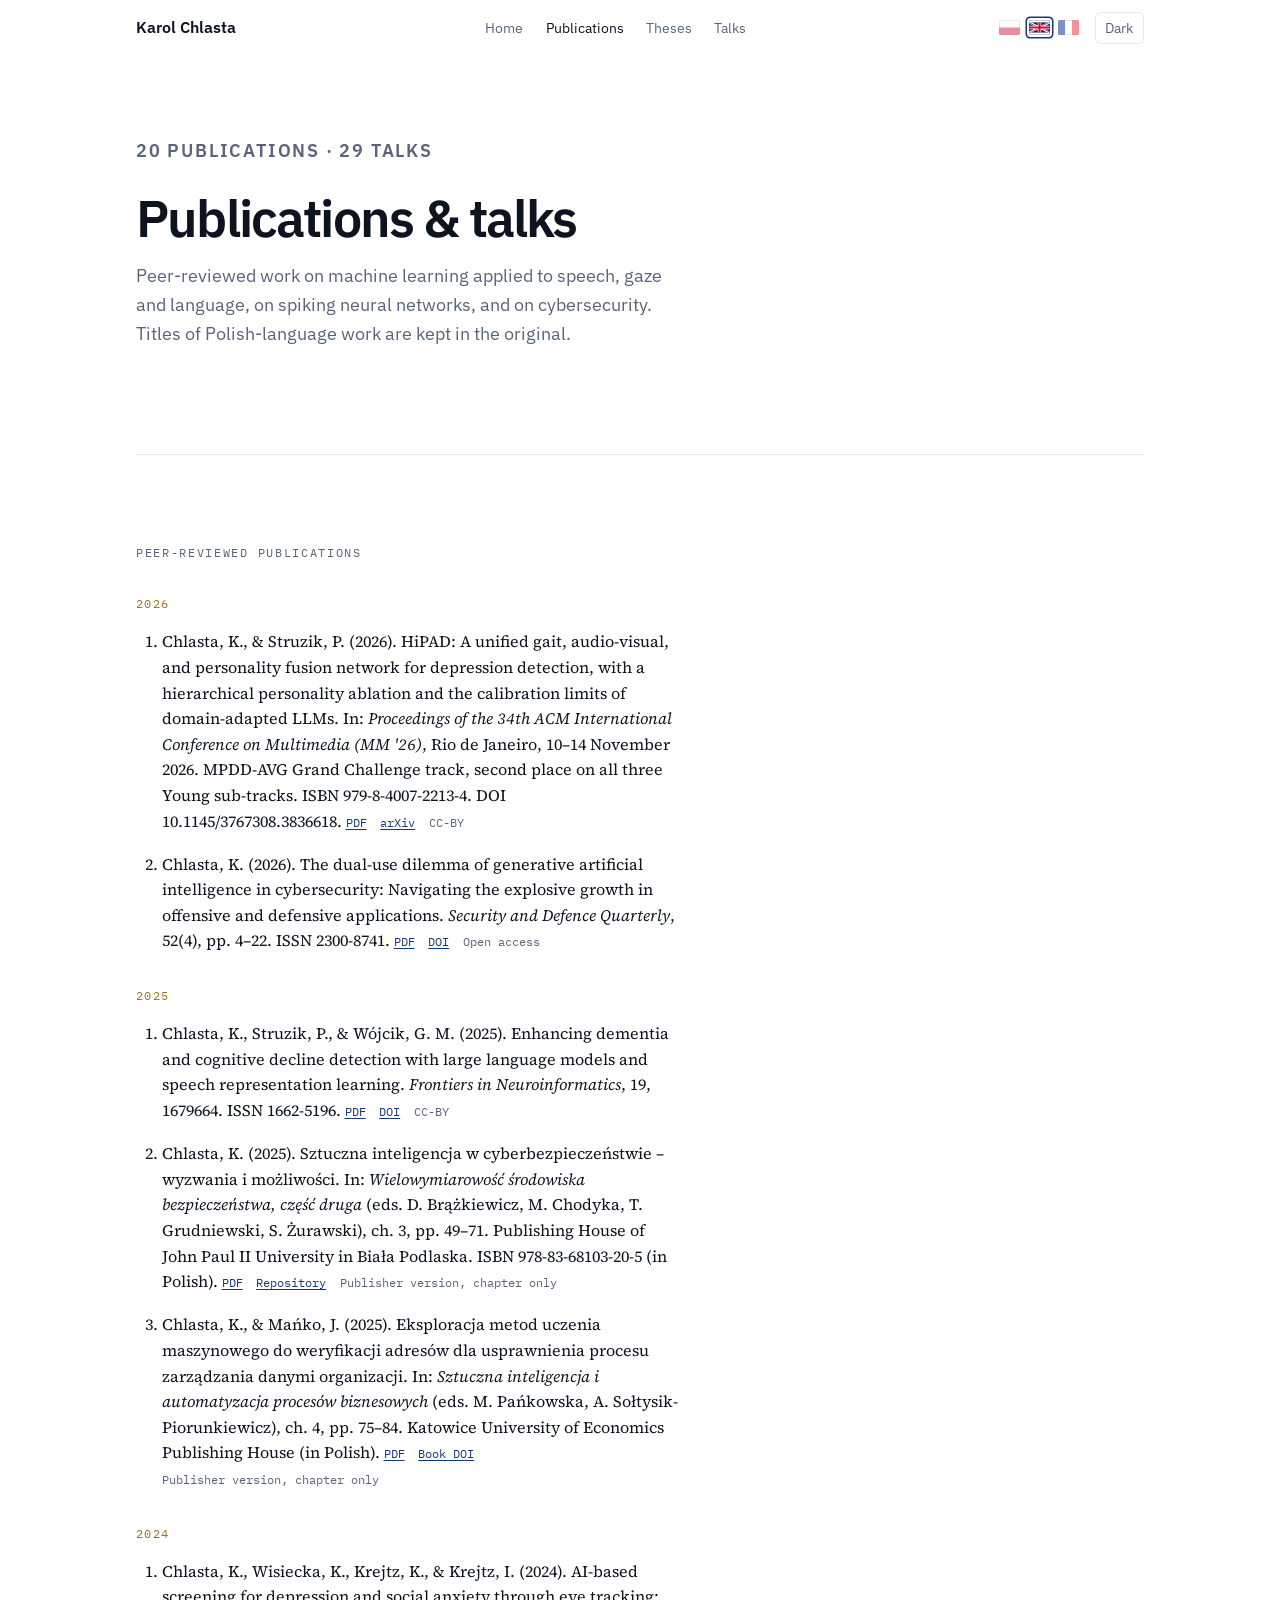
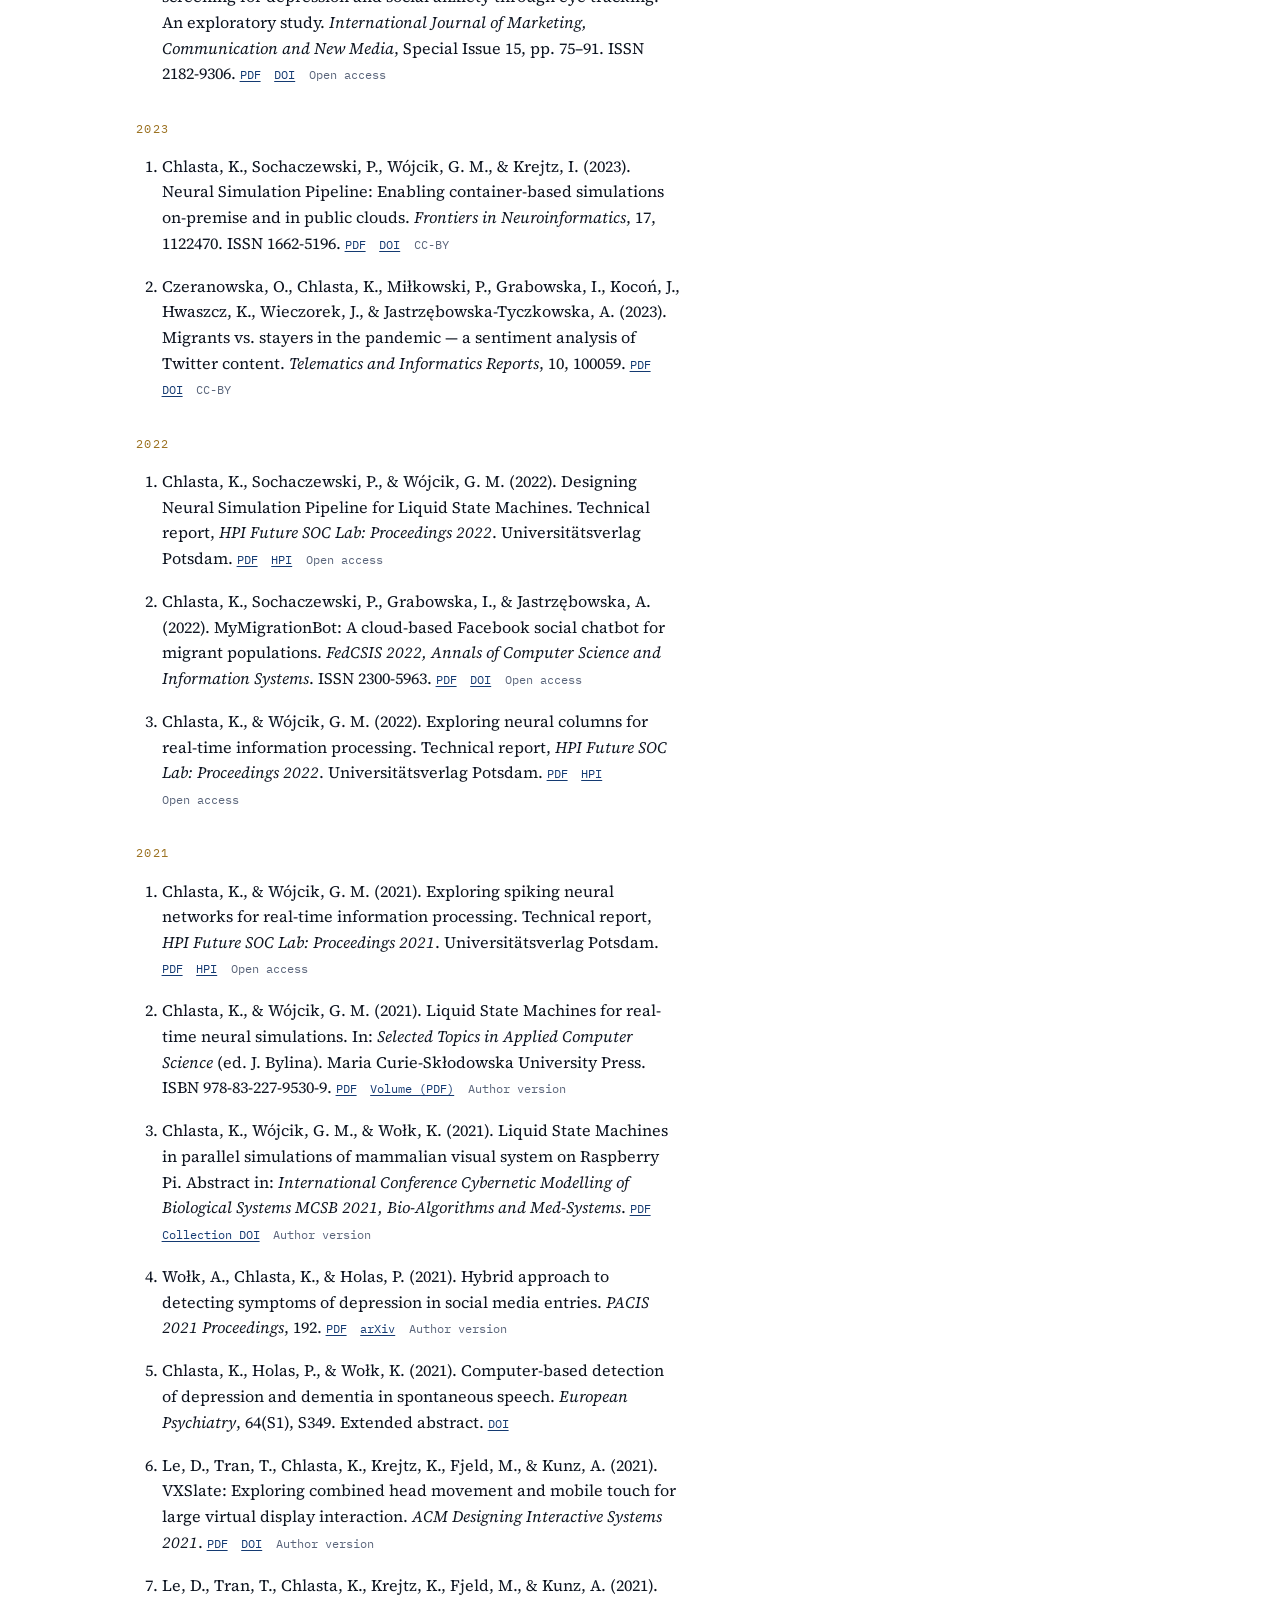
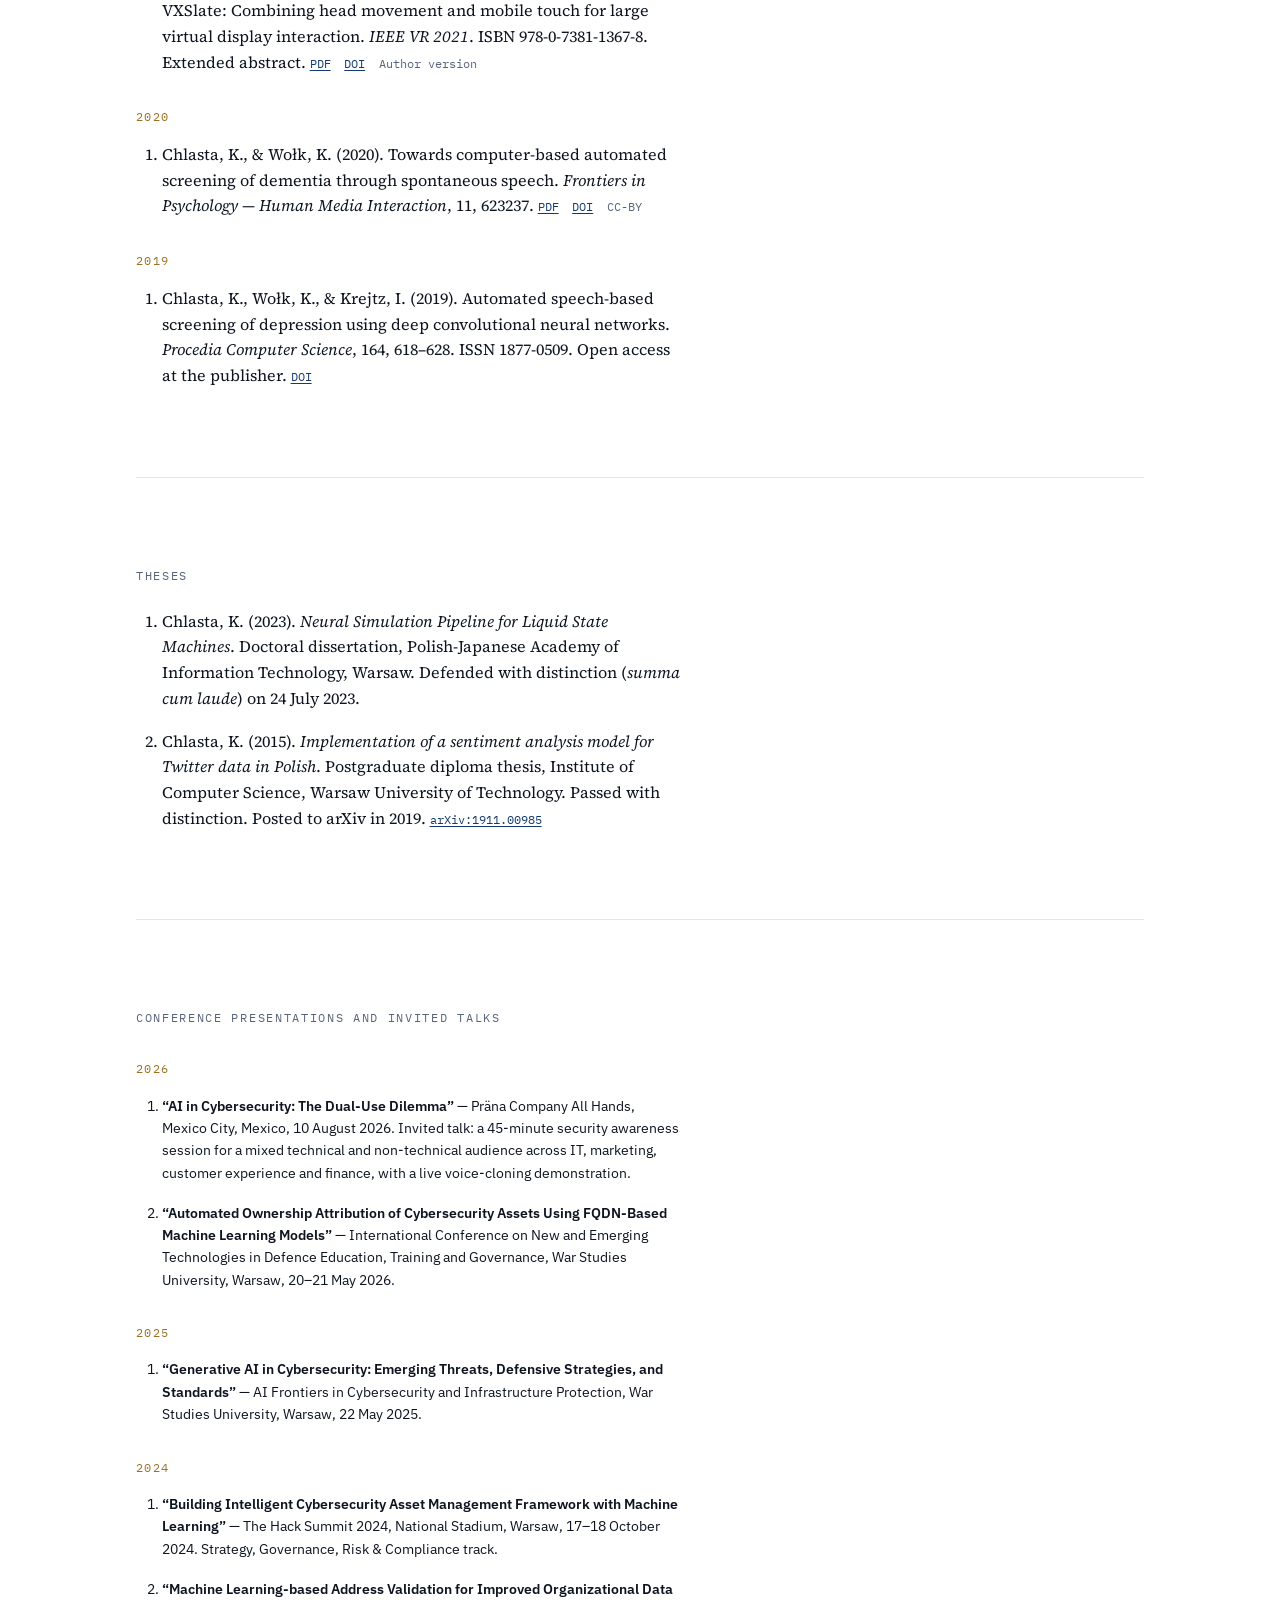
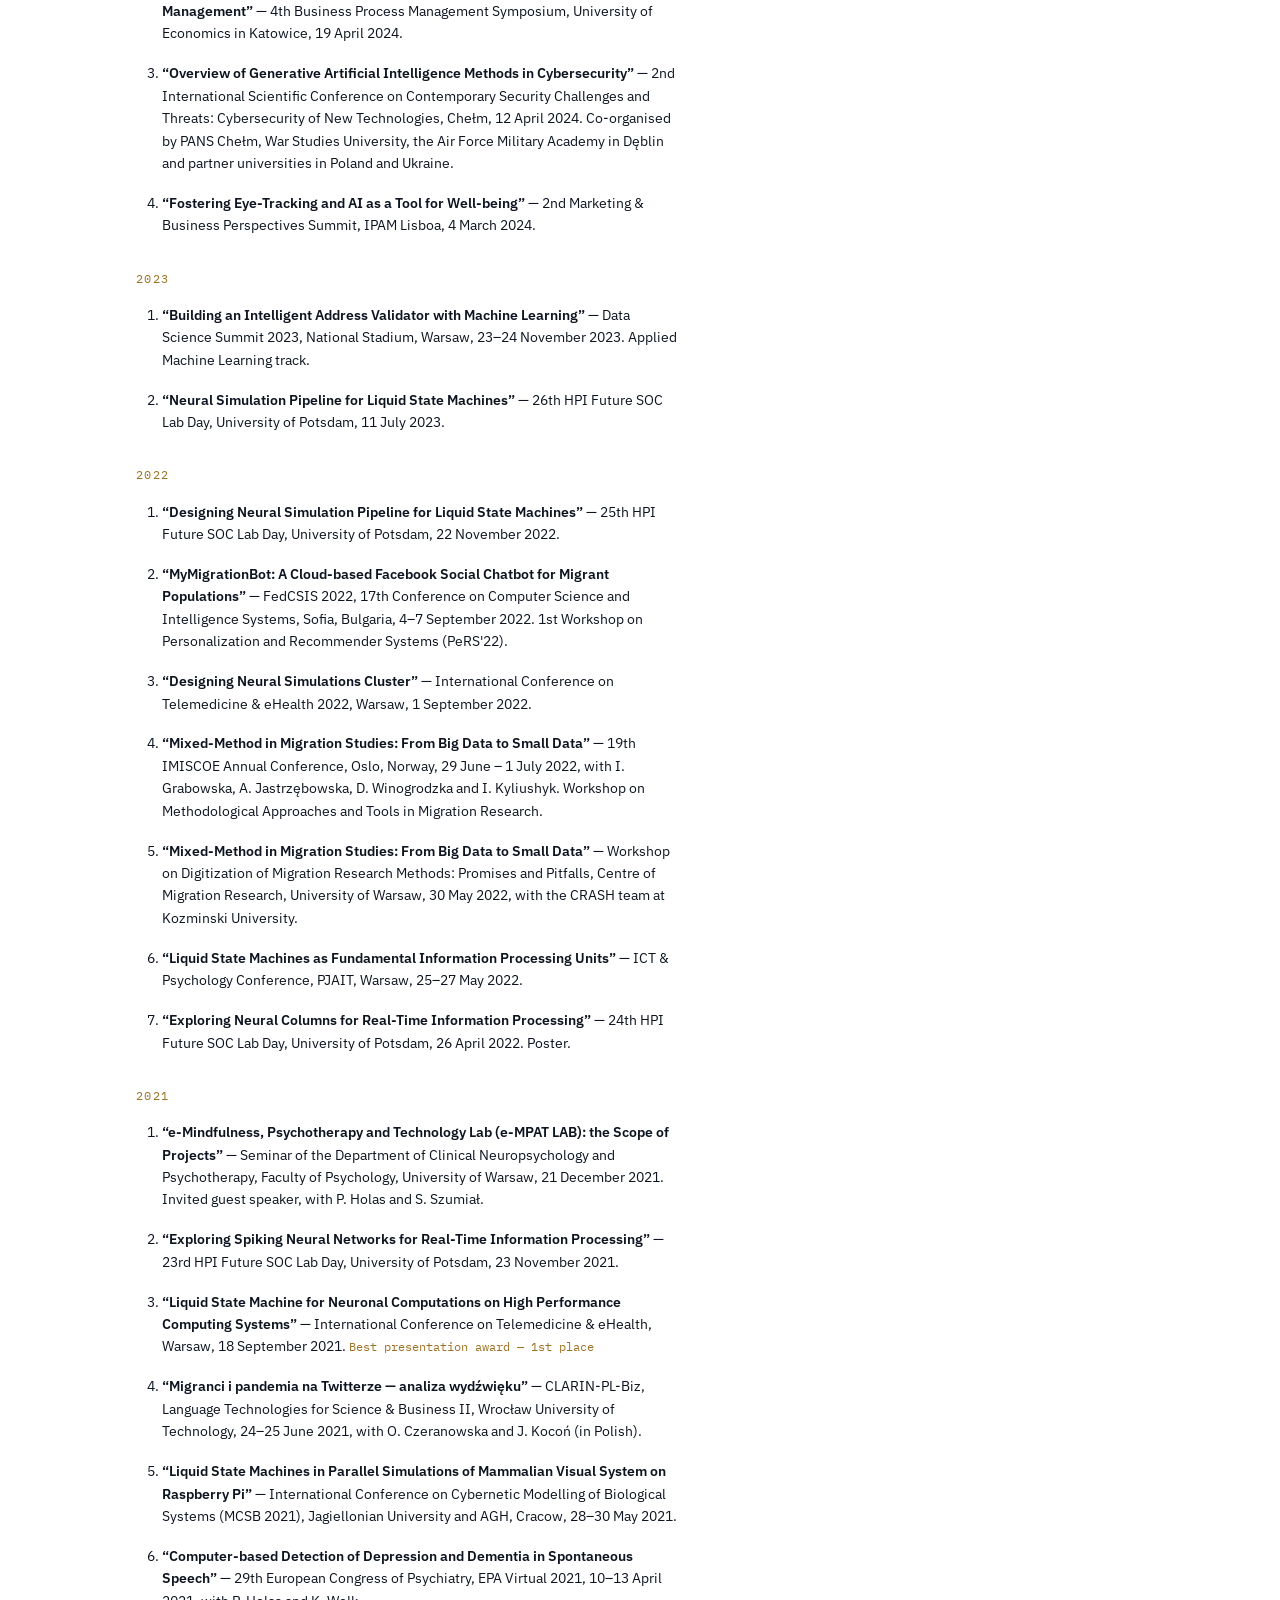
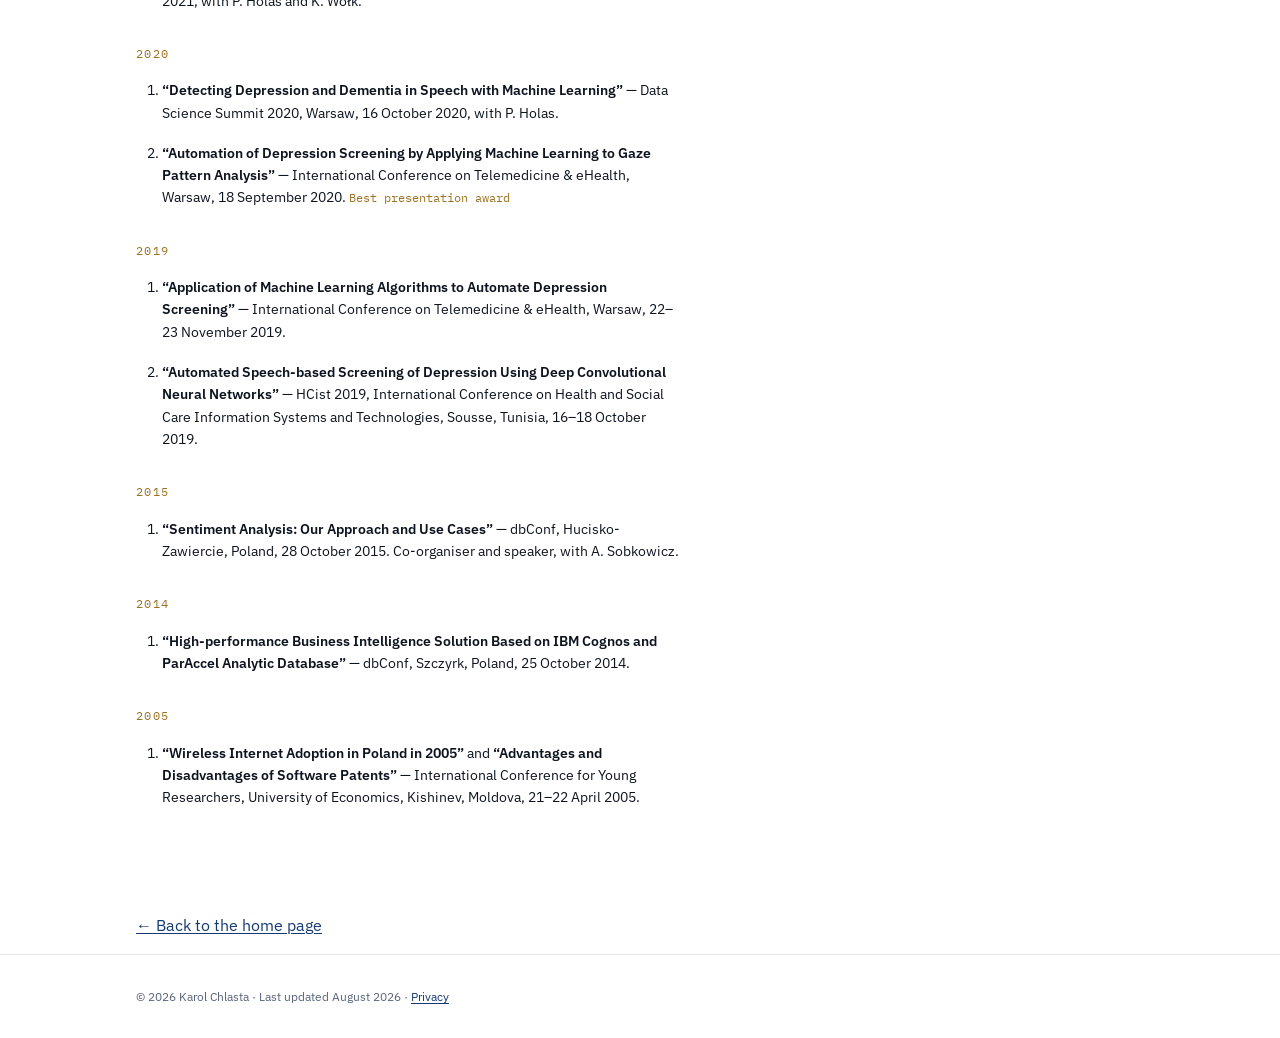
<file: publications/index.html>
<!doctype html>
<html lang="en-GB">
<head>
<meta charset="utf-8">
<meta name="viewport" content="width=device-width, initial-scale=1">
<title>Publications &amp; talks — Karol Chlasta</title>
<meta name="description" content="Nineteen peer-reviewed publications and twenty-nine conference and invited talks by Karol Chlasta, PhD — machine learning on speech and gaze, spiking neural networks, and cybersecurity.">
<link rel="canonical" href="https://karol.chlasta.pl/publications/">
<link rel="alternate" hreflang="en" href="https://karol.chlasta.pl/publications/">
<link rel="alternate" hreflang="pl" href="https://karol.chlasta.pl/pl/publikacje/">
<link rel="alternate" hreflang="fr" href="https://karol.chlasta.pl/fr/publications/">
<link rel="alternate" hreflang="x-default" href="https://karol.chlasta.pl/publications/">
<link rel="icon" href="/favicon.ico">
<link rel="manifest" href="/manifest.json">
<meta name="theme-color" content="#143a72">
<link rel="stylesheet" href="/assets/css/site.css">
</head>
<body>
<svg width="0" height="0" style="position:absolute" aria-hidden="true" focusable="false">
  <symbol id="f-pl" viewBox="0 0 21 15">
    <rect width="21" height="15" fill="#fff"/>
    <rect y="7.5" width="21" height="7.5" fill="#d4213d"/>
  </symbol>
  <symbol id="f-fr" viewBox="0 0 21 15">
    <rect width="21" height="15" fill="#fff"/>
    <rect width="7" height="15" fill="#002395"/>
    <rect x="14" width="7" height="15" fill="#ed2939"/>
  </symbol>
  <symbol id="f-gb" viewBox="0 0 60 30">
    <clipPath id="gb-a"><path d="M0,0 v30 h60 v-30 z"/></clipPath>
    <clipPath id="gb-b"><path d="M30,15 h30 v15 z v15 h-30 z h-30 v-15 z v-15 h30 z"/></clipPath>
    <g clip-path="url(#gb-a)">
      <path d="M0,0 v30 h60 v-30 z" fill="#012169"/>
      <path d="M0,0 L60,30 M60,0 L0,30" stroke="#fff" stroke-width="6"/>
      <path d="M0,0 L60,30 M60,0 L0,30" clip-path="url(#gb-b)" stroke="#c8102e" stroke-width="4"/>
      <path d="M30,0 v30 M0,15 h60" stroke="#fff" stroke-width="10"/>
      <path d="M30,0 v30 M0,15 h60" stroke="#c8102e" stroke-width="6"/>
    </g>
  </symbol>
</svg>
<a class="skip" href="#main">Skip to content</a>

<nav class="nav" aria-label="Primary">
  <div class="wrap">
    <a href="/"><strong>Karol Chlasta</strong></a>
    <ul>
      <li><a href="/">Home</a></li>
      <li><a href="/publications/" aria-current="page">Publications</a></li>
      <li><a href="#theses">Theses</a></li>
      <li><a href="#talks">Talks</a></li>
    </ul>
    <div class="nav-right">
      <div class="lang">
        <a href="/pl/publikacje/" hreflang="pl" lang="pl" title="Polski"><svg class="flag"><use href="#f-pl"/></svg><span class="sr">Polski</span></a>
        <a href="/publications/" hreflang="en" lang="en" title="English" aria-current="true"><svg class="flag"><use href="#f-gb"/></svg><span class="sr">English</span></a>
        <a href="/fr/publications/" hreflang="fr" lang="fr" title="Français"><svg class="flag"><use href="#f-fr"/></svg><span class="sr">Français</span></a>
      </div>
      <button class="theme-toggle" type="button" hidden
              data-label-dark="Dark" data-label-light="Light"
              data-aria-dark="Switch to dark theme"
              data-aria-light="Switch to light theme">Dark</button>
    </div>
  </div>
</nav>

<main id="main" class="wrap">

  <header class="hero hero--solo">
    <div>
      <p class="eyebrow">20 publications · 29 talks</p>
      <h1>Publications &amp; talks</h1>
      <p>Peer-reviewed work on machine learning applied to speech, gaze and
        language, on spiking neural networks, and on cybersecurity. Titles of
        Polish-language work are kept in the original.</p>
    </div>
  </header>

  <!-- ==================== PUBLICATIONS ==================== -->
  <section class="section">
    <h2 class="sechead">Peer-reviewed publications</h2>

    <p class="year">2026</p>
    <ol class="pub-list" id="publications">
      <li class="pub">
        Chlasta, K., &amp; Struzik, P. (2026). HiPAD: A unified gait, audio-visual,
        and personality fusion network for depression detection, with a
        hierarchical personality ablation and the calibration limits of
        domain-adapted LLMs. In: <cite>Proceedings of the 34th ACM International
        Conference on Multimedia (MM '26)</cite>, Rio de Janeiro, 10–14 November
        2026. MPDD-AVG Grand Challenge track, second place on all three Young
        sub-tracks. ISBN 979-8-4007-2213-4. DOI 10.1145/3767308.3836618.
        <a class="pub-link" href="/assets/papers/2026-chlasta-hipad-depression-detection.pdf">PDF</a>
        <a class="pub-link" href="https://arxiv.org/abs/2610.14961">arXiv</a>
        <span class="licence">CC-BY</span>
      </li>
      <li class="pub">
        Chlasta, K. (2026). The dual-use dilemma of generative artificial
        intelligence in cybersecurity: Navigating the explosive growth in
        offensive and defensive applications.
        <cite>Security and Defence Quarterly</cite>, 52(4), pp. 4–22.
        ISSN 2300-8741.
        <a class="pub-link" href="/assets/papers/2026-chlasta-dual-use-genai-cybersecurity.pdf">PDF</a>
        <a class="pub-link" href="https://doi.org/10.35467/sdq/217364">DOI</a>
        <span class="licence">Open access</span>
      </li>
    </ol>

    <p class="year">2025</p>
    <ol class="pub-list">
      <li class="pub">
        Chlasta, K., Struzik, P., &amp; Wójcik, G. M. (2025). Enhancing dementia
        and cognitive decline detection with large language models and speech
        representation learning. <cite>Frontiers in Neuroinformatics</cite>, 19,
        1679664. ISSN 1662-5196.
        <a class="pub-link" href="/assets/papers/2025-chlasta-dementia-llm-speech.pdf">PDF</a>
        <a class="pub-link" href="https://doi.org/10.3389/fninf.2025.1679664">DOI</a>
        <span class="licence">CC-BY</span>
      </li>
      <li class="pub" data-lang="pl">
        Chlasta, K. (2025). Sztuczna inteligencja w cyberbezpieczeństwie –
        wyzwania i możliwości. In: <cite>Wielowymiarowość środowiska
        bezpieczeństwa, część druga</cite> (eds. D. Brążkiewicz, M. Chodyka,
        T. Grudniewski, S. Żurawski), ch. 3, pp. 49–71. Publishing House of
        John Paul II University in Biała Podlaska. ISBN 978-83-68103-20-5
        (in Polish).
        <a class="pub-link" href="/assets/papers/2025-chlasta-ai-cybersecurity-pl.pdf">PDF</a>
        <a class="pub-link" href="https://hdl.handle.net/20.500.13044/2414">Repository</a>
        <span class="licence">Publisher version, chapter only</span>
      </li>
      <li class="pub" data-lang="pl">
        Chlasta, K., &amp; Mańko, J. (2025). Eksploracja metod uczenia
        maszynowego do weryfikacji adresów dla usprawnienia procesu zarządzania
        danymi organizacji. In: <cite>Sztuczna inteligencja i automatyzacja
        procesów biznesowych</cite> (eds. M. Pańkowska, A. Sołtysik-Piorunkiewicz),
        ch. 4, pp. 75–84. Katowice University of Economics Publishing House
        (in Polish).
        <a class="pub-link" href="/assets/papers/2025-chlasta-manko-address-validation-pl.pdf">PDF</a>
        <a class="pub-link" href="https://doi.org/10.22367/uekat.9788378759409">Book DOI</a>
        <span class="licence">Publisher version, chapter only</span>
      </li>
    </ol>

    <p class="year">2024</p>
    <ol class="pub-list">
      <li class="pub">
        Chlasta, K., Wisiecka, K., Krejtz, K., &amp; Krejtz, I. (2024). AI-based
        screening for depression and social anxiety through eye tracking: An
        exploratory study. <cite>International Journal of Marketing,
        Communication and New Media</cite>, Special Issue 15, pp. 75–91.
        ISSN 2182-9306.
        <a class="pub-link" href="/assets/papers/2024-chlasta-eye-tracking-depression-anxiety.pdf">PDF</a>
        <a class="pub-link" href="https://doi.org/10.54663/2182-9306.2024.SpecialIssueMBP.75-91">DOI</a>
        <span class="licence">Open access</span>
      </li>
    </ol>

    <p class="year">2023</p>
    <ol class="pub-list">
      <li class="pub">
        Chlasta, K., Sochaczewski, P., Wójcik, G. M., &amp; Krejtz, I. (2023).
        Neural Simulation Pipeline: Enabling container-based simulations
        on-premise and in public clouds. <cite>Frontiers in
        Neuroinformatics</cite>, 17, 1122470. ISSN 1662-5196.
        <a class="pub-link" href="/assets/papers/2023-chlasta-neural-simulation-pipeline.pdf">PDF</a>
        <a class="pub-link" href="https://doi.org/10.3389/fninf.2023.1122470">DOI</a>
        <span class="licence">CC-BY</span>
      </li>
      <li class="pub">
        Czeranowska, O., Chlasta, K., Miłkowski, P., Grabowska, I., Kocoń, J.,
        Hwaszcz, K., Wieczorek, J., &amp; Jastrzębowska-Tyczkowska, A. (2023).
        Migrants vs. stayers in the pandemic — a sentiment analysis of Twitter
        content. <cite>Telematics and Informatics Reports</cite>, 10, 100059.
        <a class="pub-link" href="/assets/papers/2023-czeranowska-migrants-stayers-sentiment.pdf">PDF</a>
        <a class="pub-link" href="https://doi.org/10.1016/j.teler.2023.100059">DOI</a>
        <span class="licence">CC-BY</span>
      </li>
    </ol>

    <p class="year">2022</p>
    <ol class="pub-list">
      <li class="pub">
        Chlasta, K., Sochaczewski, P., &amp; Wójcik, G. M. (2022). Designing
        Neural Simulation Pipeline for Liquid State Machines. Technical report,
        <cite>HPI Future SOC Lab: Proceedings 2022</cite>. Universitätsverlag
        Potsdam.
        <a class="pub-link" href="/assets/papers/2022-chlasta-designing-nsp-lsm.pdf">PDF</a>
        <a class="pub-link" href="https://hpi.de/en/research/future-soc-lab/publications.html">HPI</a>
        <span class="licence">Open access</span>
      </li>
      <li class="pub">
        Chlasta, K., Sochaczewski, P., Grabowska, I., &amp; Jastrzębowska, A.
        (2022). MyMigrationBot: A cloud-based Facebook social chatbot for
        migrant populations. <cite>FedCSIS 2022, Annals of Computer Science and
        Information Systems</cite>. ISSN 2300-5963.
        <a class="pub-link" href="/assets/papers/2022-chlasta-mymigrationbot.pdf">PDF</a>
        <a class="pub-link" href="https://doi.org/10.15439/2022F187">DOI</a>
        <span class="licence">Open access</span>
      </li>
      <li class="pub">
        Chlasta, K., &amp; Wójcik, G. M. (2022). Exploring neural columns for
        real-time information processing. Technical report, <cite>HPI Future SOC
        Lab: Proceedings 2022</cite>. Universitätsverlag Potsdam.
        <a class="pub-link" href="/assets/papers/2022-chlasta-neural-columns.pdf">PDF</a>
        <a class="pub-link" href="https://hpi.de/en/research/future-soc-lab/publications.html">HPI</a>
        <span class="licence">Open access</span>
      </li>
    </ol>

    <p class="year">2021</p>
    <ol class="pub-list">
      <li class="pub">
        Chlasta, K., &amp; Wójcik, G. M. (2021). Exploring spiking neural
        networks for real-time information processing. Technical report,
        <cite>HPI Future SOC Lab: Proceedings 2021</cite>. Universitätsverlag
        Potsdam.
        <a class="pub-link" href="/assets/papers/2021-chlasta-spiking-neural-networks.pdf">PDF</a>
        <a class="pub-link" href="https://hpi.de/en/research/future-soc-lab/publications.html">HPI</a>
        <span class="licence">Open access</span>
      </li>
      <li class="pub">
        Chlasta, K., &amp; Wójcik, G. M. (2021). Liquid State Machines for
        real-time neural simulations. In: <cite>Selected Topics in Applied
        Computer Science</cite> (ed. J. Bylina). Maria Curie-Skłodowska
        University Press. ISBN 978-83-227-9530-9.
        <a class="pub-link" href="/assets/papers/2021-chlasta-lsm-neural-simulations.pdf">PDF</a>
        <a class="pub-link" href="https://wydawnictwo.umcs.eu/js/elfinder/files/Ebook/Selected%20Topics%20in%20Applied%20Computer%20Science%20(vol.%20I).pdf">Volume (PDF)</a>
        <span class="licence">Author version</span>
      </li>
      <li class="pub">
        Chlasta, K., Wójcik, G. M., &amp; Wołk, K. (2021). Liquid State Machines
        in parallel simulations of mammalian visual system on Raspberry Pi.
        Abstract in: <cite>International Conference Cybernetic Modelling of
        Biological Systems MCSB 2021, Bio-Algorithms and Med-Systems</cite>.
        <a class="pub-link" href="/assets/papers/2021-chlasta-lsm-raspberry-pi.pdf">PDF</a>
        <a class="pub-link" href="https://doi.org/10.1515/bams-2021-0050">Collection DOI</a>
        <span class="licence">Author version</span>
      </li>
      <li class="pub">
        Wołk, A., Chlasta, K., &amp; Holas, P. (2021). Hybrid approach to
        detecting symptoms of depression in social media entries.
        <cite>PACIS 2021 Proceedings</cite>, 192.
        <a class="pub-link" href="/assets/papers/2021-wolk-hybrid-depression-social-media.pdf">PDF</a>
        <a class="pub-link" href="https://arxiv.org/abs/2106.10485">arXiv</a>
        <span class="licence">Author version</span>
      </li>
      <li class="pub">
        Chlasta, K., Holas, P., &amp; Wołk, K. (2021). Computer-based detection
        of depression and dementia in spontaneous speech. <cite>European
        Psychiatry</cite>, 64(S1), S349. Extended abstract.
        <a class="pub-link" href="https://doi.org/10.1192/j.eurpsy.2021.936">DOI</a>
      </li>
      <li class="pub">
        Le, D., Tran, T., Chlasta, K., Krejtz, K., Fjeld, M., &amp; Kunz, A.
        (2021). VXSlate: Exploring combined head movement and mobile touch for
        large virtual display interaction. <cite>ACM Designing Interactive
        Systems 2021</cite>.
        <a class="pub-link" href="/assets/papers/2021-le-vxslate-dis.pdf">PDF</a>
        <a class="pub-link" href="https://doi.org/10.1145/3461778.3462076">DOI</a>
        <span class="licence">Author version</span>
      </li>
      <li class="pub">
        Le, D., Tran, T., Chlasta, K., Krejtz, K., Fjeld, M., &amp; Kunz, A.
        (2021). VXSlate: Combining head movement and mobile touch for large
        virtual display interaction. <cite>IEEE VR 2021</cite>.
        ISBN 978-0-7381-1367-8. Extended abstract.
        <a class="pub-link" href="/assets/papers/2021-le-vxslate-ieeevr.pdf">PDF</a>
        <a class="pub-link" href="https://doi.org/10.1109/VRW52623.2021.00146">DOI</a>
        <span class="licence">Author version</span>
      </li>
    </ol>

    <p class="year">2020</p>
    <ol class="pub-list">
      <li class="pub">
        Chlasta, K., &amp; Wołk, K. (2020). Towards computer-based automated
        screening of dementia through spontaneous speech. <cite>Frontiers in
        Psychology — Human Media Interaction</cite>, 11, 623237.
        <a class="pub-link" href="/assets/papers/2020-chlasta-dementia-spontaneous-speech.pdf">PDF</a>
        <a class="pub-link" href="https://doi.org/10.3389/fpsyg.2020.623237">DOI</a>
        <span class="licence">CC-BY</span>
      </li>
    </ol>

    <p class="year">2019</p>
    <ol class="pub-list">
      <li class="pub">
        Chlasta, K., Wołk, K., &amp; Krejtz, I. (2019). Automated speech-based
        screening of depression using deep convolutional neural networks.
        <cite>Procedia Computer Science</cite>, 164, 618–628. ISSN 1877-0509.
        Open access at the publisher.
        <a class="pub-link" href="https://doi.org/10.1016/j.procs.2019.12.228">DOI</a>
      </li>
    </ol>
  </section>

  <!-- ==================== THESES ==================== -->
  <section class="section">
    <h2 class="sechead">Theses</h2>
    <ol class="pub-list" id="theses">
      <li class="thesis">
        Chlasta, K. (2023). <cite>Neural Simulation Pipeline for Liquid State
        Machines</cite>. Doctoral dissertation, Polish-Japanese Academy of
        Information Technology, Warsaw. Defended with distinction
        (<em>summa cum laude</em>) on 24 July 2023.
      </li>
      <li class="thesis">
        Chlasta, K. (2015). <cite>Implementation of a sentiment analysis model
        for Twitter data in Polish</cite>. Postgraduate diploma thesis,
        Institute of Computer Science, Warsaw University of Technology. Passed
        with distinction. Posted to arXiv in 2019.
        <a class="pub-link" href="https://arxiv.org/abs/1911.00985">arXiv:1911.00985</a>
      </li>
    </ol>
  </section>

  <!-- ==================== TALKS ==================== -->
  <section class="section" id="talks">
    <h2 class="sechead">Conference presentations and invited talks</h2>

    <p class="year">2026</p>
    <ol class="talk-list">
      <li class="talk">
        <strong>“AI in Cybersecurity: The Dual-Use Dilemma”</strong> — Präna
        Company All Hands, Mexico City, Mexico, 10 August 2026. Invited talk:
        a 45-minute security awareness session for a mixed technical and
        non-technical audience across IT, marketing, customer experience and
        finance, with a live voice-cloning demonstration.
      </li>
      <li class="talk">
        <strong>“Automated Ownership Attribution of Cybersecurity Assets Using
        FQDN-Based Machine Learning Models”</strong> — International Conference
        on New and Emerging Technologies in Defence Education, Training and
        Governance, War Studies University, Warsaw, 20–21 May 2026.
      </li>
    </ol>

    <p class="year">2025</p>
    <ol class="talk-list">
      <li class="talk">
        <strong>“Generative AI in Cybersecurity: Emerging Threats, Defensive
        Strategies, and Standards”</strong> — AI Frontiers in Cybersecurity and
        Infrastructure Protection, War Studies University, Warsaw, 22 May 2025.
      </li>
    </ol>

    <p class="year">2024</p>
    <ol class="talk-list">
      <li class="talk">
        <strong>“Building Intelligent Cybersecurity Asset Management Framework
        with Machine Learning”</strong> — The Hack Summit 2024, National
        Stadium, Warsaw, 17–18 October 2024. Strategy, Governance, Risk &amp;
        Compliance track.
      </li>
      <li class="talk">
        <strong>“Machine Learning-based Address Validation for Improved
        Organizational Data Management”</strong> — 4th Business Process
        Management Symposium, University of Economics in Katowice,
        19 April 2024.
      </li>
      <li class="talk">
        <strong>“Overview of Generative Artificial Intelligence Methods in
        Cybersecurity”</strong> — 2nd International Scientific Conference on
        Contemporary Security Challenges and Threats: Cybersecurity of New
        Technologies, Chełm, 12 April 2024. Co-organised by PANS Chełm, War
        Studies University, the Air Force Military Academy in Dęblin and
        partner universities in Poland and Ukraine.
      </li>
      <li class="talk">
        <strong>“Fostering Eye-Tracking and AI as a Tool for
        Well-being”</strong> — 2nd Marketing &amp; Business Perspectives
        Summit, IPAM Lisboa, 4 March 2024.
      </li>
    </ol>

    <p class="year">2023</p>
    <ol class="talk-list">
      <li class="talk">
        <strong>“Building an Intelligent Address Validator with Machine
        Learning”</strong> — Data Science Summit 2023, National Stadium,
        Warsaw, 23–24 November 2023. Applied Machine Learning track.
      </li>
      <li class="talk">
        <strong>“Neural Simulation Pipeline for Liquid State
        Machines”</strong> — 26th HPI Future SOC Lab Day, University of
        Potsdam, 11 July 2023.
      </li>
    </ol>

    <p class="year">2022</p>
    <ol class="talk-list">
      <li class="talk">
        <strong>“Designing Neural Simulation Pipeline for Liquid State
        Machines”</strong> — 25th HPI Future SOC Lab Day, University of
        Potsdam, 22 November 2022.
      </li>
      <li class="talk">
        <strong>“MyMigrationBot: A Cloud-based Facebook Social Chatbot for
        Migrant Populations”</strong> — FedCSIS 2022, 17th Conference on
        Computer Science and Intelligence Systems, Sofia, Bulgaria,
        4–7 September 2022. 1st Workshop on Personalization and Recommender
        Systems (PeRS'22).
      </li>
      <li class="talk">
        <strong>“Designing Neural Simulations Cluster”</strong> —
        International Conference on Telemedicine &amp; eHealth 2022, Warsaw,
        1 September 2022.
      </li>
      <li class="talk">
        <strong>“Mixed-Method in Migration Studies: From Big Data to Small
        Data”</strong> — 19th IMISCOE Annual Conference, Oslo, Norway,
        29 June – 1 July 2022, with I. Grabowska, A. Jastrzębowska,
        D. Winogrodzka and I. Kyliushyk. Workshop on Methodological Approaches
        and Tools in Migration Research.
      </li>
      <li class="talk">
        <strong>“Mixed-Method in Migration Studies: From Big Data to Small
        Data”</strong> — Workshop on Digitization of Migration Research
        Methods: Promises and Pitfalls, Centre of Migration Research,
        University of Warsaw, 30 May 2022, with the CRASH team at Kozminski
        University.
      </li>
      <li class="talk">
        <strong>“Liquid State Machines as Fundamental Information Processing
        Units”</strong> — ICT &amp; Psychology Conference, PJAIT, Warsaw,
        25–27 May 2022.
      </li>
      <li class="talk">
        <strong>“Exploring Neural Columns for Real-Time Information
        Processing”</strong> — 24th HPI Future SOC Lab Day, University of
        Potsdam, 26 April 2022. Poster.
      </li>
    </ol>

    <p class="year">2021</p>
    <ol class="talk-list">
      <li class="talk">
        <strong>“e-Mindfulness, Psychotherapy and Technology Lab (e-MPAT LAB):
        the Scope of Projects”</strong> — Seminar of the Department of Clinical
        Neuropsychology and Psychotherapy, Faculty of Psychology, University of
        Warsaw, 21 December 2021. Invited guest speaker, with P. Holas and
        S. Szumiał.
      </li>
      <li class="talk">
        <strong>“Exploring Spiking Neural Networks for Real-Time Information
        Processing”</strong> — 23rd HPI Future SOC Lab Day, University of
        Potsdam, 23 November 2021.
      </li>
      <li class="talk">
        <strong>“Liquid State Machine for Neuronal Computations on High
        Performance Computing Systems”</strong> — International Conference on
        Telemedicine &amp; eHealth, Warsaw, 18 September 2021.
        <span class="award">Best presentation award — 1st place</span>
      </li>
      <li class="talk" data-lang="pl">
        <strong>“Migranci i pandemia na Twitterze — analiza
        wydźwięku”</strong> — CLARIN-PL-Biz, Language Technologies for Science
        &amp; Business II, Wrocław University of Technology, 24–25 June 2021,
        with O. Czeranowska and J. Kocoń (in Polish).
      </li>
      <li class="talk">
        <strong>“Liquid State Machines in Parallel Simulations of Mammalian
        Visual System on Raspberry Pi”</strong> — International Conference on
        Cybernetic Modelling of Biological Systems (MCSB 2021), Jagiellonian
        University and AGH, Cracow, 28–30 May 2021.
      </li>
      <li class="talk">
        <strong>“Computer-based Detection of Depression and Dementia in
        Spontaneous Speech”</strong> — 29th European Congress of Psychiatry,
        EPA Virtual 2021, 10–13 April 2021, with P. Holas and K. Wołk.
      </li>
    </ol>

    <p class="year">2020</p>
    <ol class="talk-list">
      <li class="talk">
        <strong>“Detecting Depression and Dementia in Speech with Machine
        Learning”</strong> — Data Science Summit 2020, Warsaw,
        16 October 2020, with P. Holas.
      </li>
      <li class="talk">
        <strong>“Automation of Depression Screening by Applying Machine
        Learning to Gaze Pattern Analysis”</strong> — International Conference
        on Telemedicine &amp; eHealth, Warsaw, 18 September 2020.
        <span class="award">Best presentation award</span>
      </li>
    </ol>

    <p class="year">2019</p>
    <ol class="talk-list">
      <li class="talk">
        <strong>“Application of Machine Learning Algorithms to Automate
        Depression Screening”</strong> — International Conference on
        Telemedicine &amp; eHealth, Warsaw, 22–23 November 2019.
      </li>
      <li class="talk">
        <strong>“Automated Speech-based Screening of Depression Using Deep
        Convolutional Neural Networks”</strong> — HCist 2019, International
        Conference on Health and Social Care Information Systems and
        Technologies, Sousse, Tunisia, 16–18 October 2019.
      </li>
    </ol>

    <p class="year">2015</p>
    <ol class="talk-list">
      <li class="talk">
        <strong>“Sentiment Analysis: Our Approach and Use Cases”</strong> —
        dbConf, Hucisko-Zawiercie, Poland, 28 October 2015. Co-organiser and
        speaker, with A. Sobkowicz.
      </li>
    </ol>

    <p class="year">2014</p>
    <ol class="talk-list">
      <li class="talk">
        <strong>“High-performance Business Intelligence Solution Based on IBM
        Cognos and ParAccel Analytic Database”</strong> — dbConf, Szczyrk,
        Poland, 25 October 2014.
      </li>
    </ol>

    <p class="year">2005</p>
    <ol class="talk-list">
      <li class="talk">
        <strong>“Wireless Internet Adoption in Poland in 2005”</strong> and
        <strong>“Advantages and Disadvantages of Software Patents”</strong> —
        International Conference for Young Researchers, University of
        Economics, Kishinev, Moldova, 21–22 April 2005.
      </li>
    </ol>
  </section>

  <p><a href="/">← Back to the home page</a></p>

</main>

<footer class="site">
  <div class="wrap">© 2026 Karol Chlasta · Last updated August 2026 · <a href="/privacy/">Privacy</a></div>
</footer>

<script src="/assets/js/site.js" defer></script>
</body>
</html>
</file>
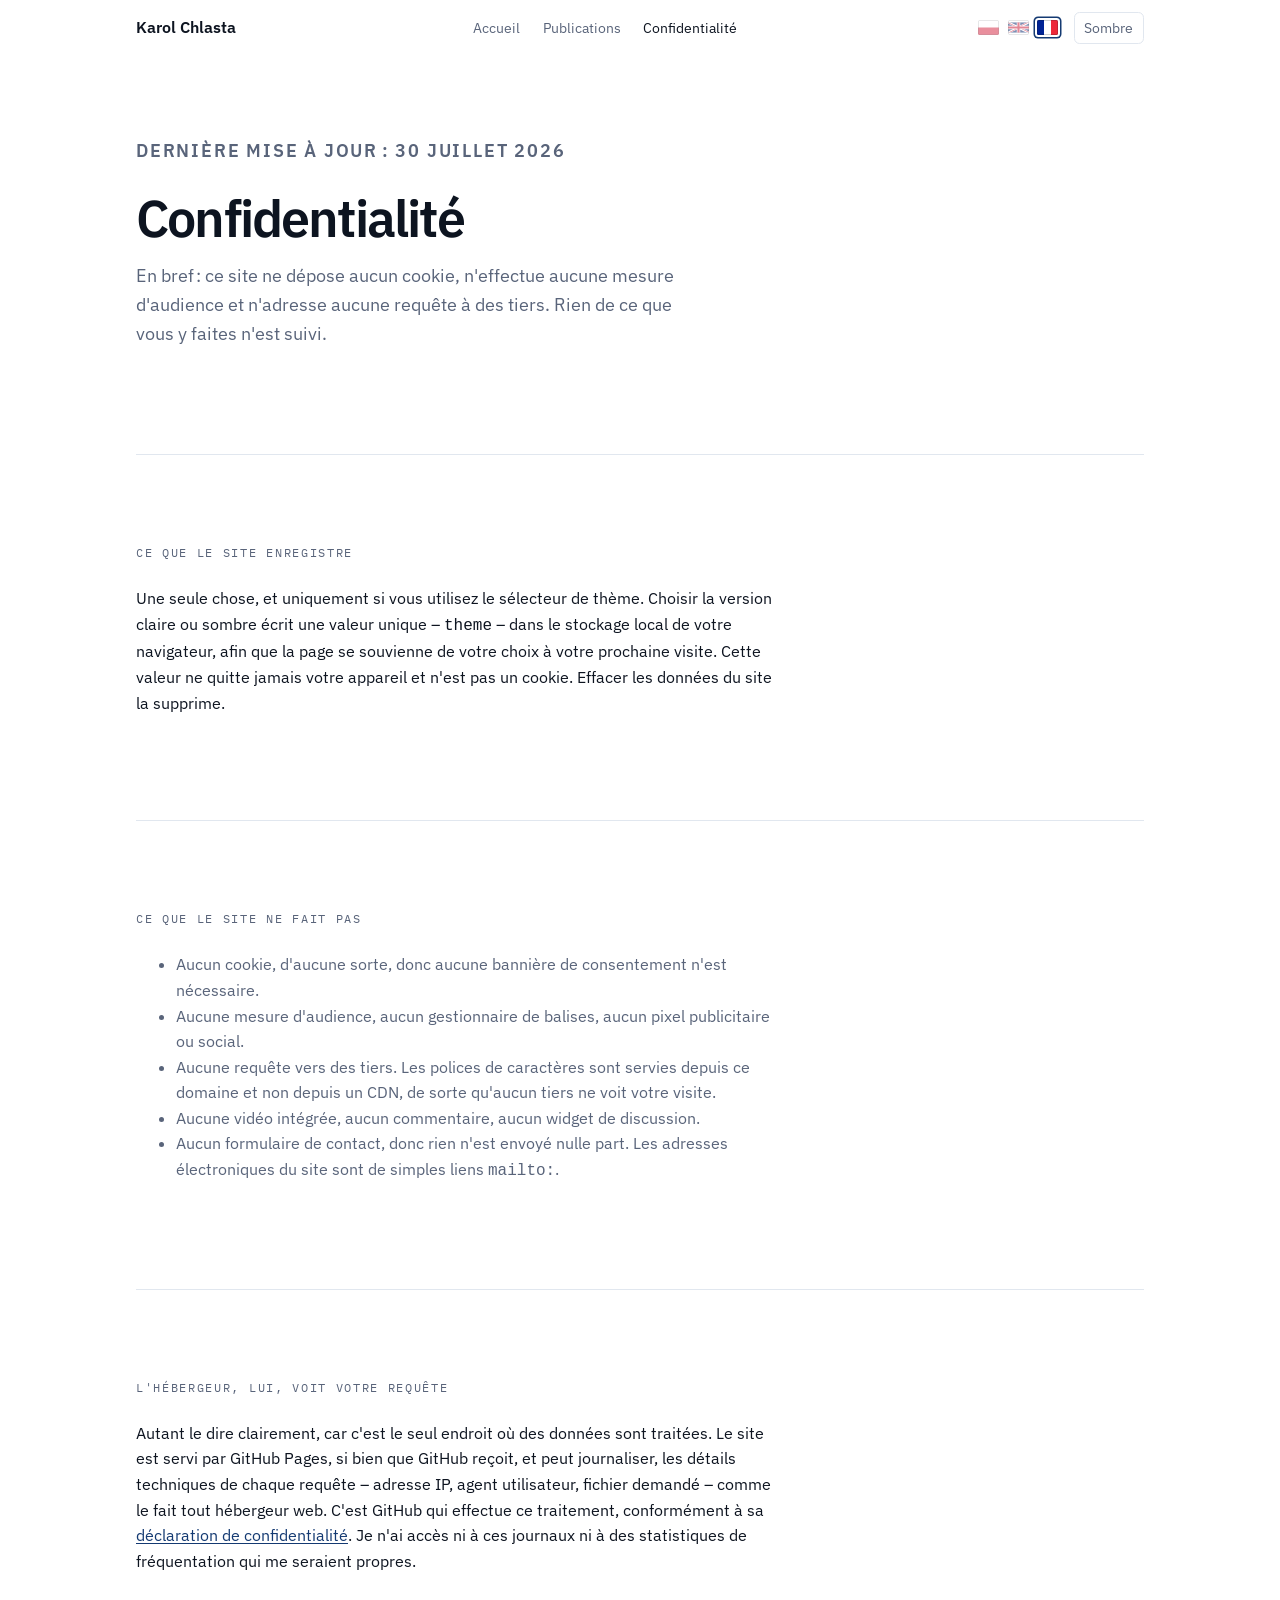
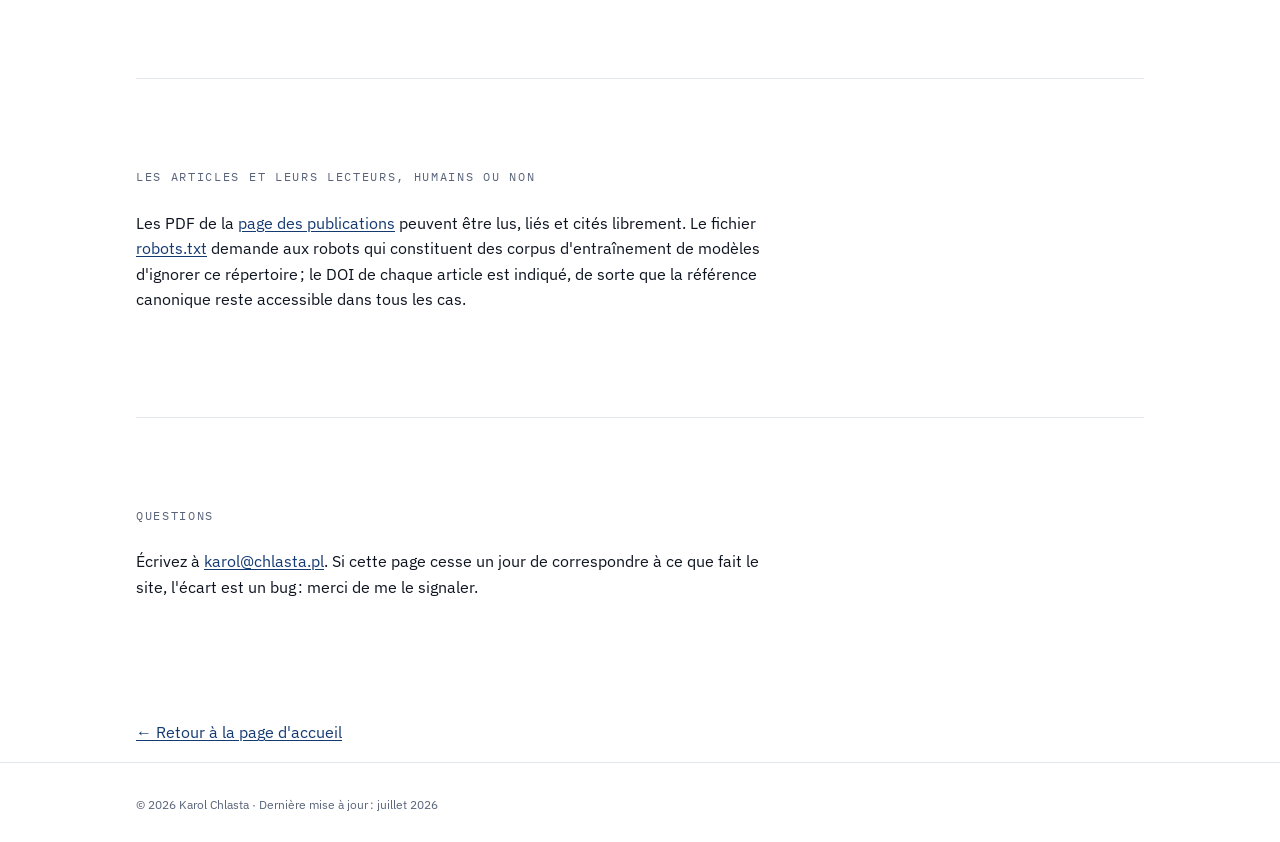
<file: fr/confidentialite/index.html>
<!doctype html>
<html lang="fr">
<head>
<meta charset="utf-8">
<meta name="viewport" content="width=device-width, initial-scale=1">
<title>Confidentialité – Karol Chlasta</title>
<meta name="description" content="Ce que ce site collecte et ne collecte pas. Aucun cookie, aucune mesure d'audience, aucune requête vers des tiers.">
<link rel="canonical" href="https://karol.chlasta.pl/fr/confidentialite/">
<link rel="alternate" hreflang="en" href="https://karol.chlasta.pl/privacy/">
<link rel="alternate" hreflang="pl" href="https://karol.chlasta.pl/pl/prywatnosc/">
<link rel="alternate" hreflang="fr" href="https://karol.chlasta.pl/fr/confidentialite/">
<link rel="alternate" hreflang="x-default" href="https://karol.chlasta.pl/privacy/">
<link rel="icon" href="/favicon.ico">
<link rel="manifest" href="/manifest.json">
<meta name="theme-color" content="#143a72">
<link rel="stylesheet" href="/assets/css/site.css">
</head>
<body>
<svg width="0" height="0" style="position:absolute" aria-hidden="true" focusable="false">
  <symbol id="f-pl" viewBox="0 0 21 15">
    <rect width="21" height="15" fill="#fff"/>
    <rect y="7.5" width="21" height="7.5" fill="#d4213d"/>
  </symbol>
  <symbol id="f-fr" viewBox="0 0 21 15">
    <rect width="21" height="15" fill="#fff"/>
    <rect width="7" height="15" fill="#002395"/>
    <rect x="14" width="7" height="15" fill="#ed2939"/>
  </symbol>
  <symbol id="f-gb" viewBox="0 0 60 30">
    <clipPath id="gb-a"><path d="M0,0 v30 h60 v-30 z"/></clipPath>
    <clipPath id="gb-b"><path d="M30,15 h30 v15 z v15 h-30 z h-30 v-15 z v-15 h30 z"/></clipPath>
    <g clip-path="url(#gb-a)">
      <path d="M0,0 v30 h60 v-30 z" fill="#012169"/>
      <path d="M0,0 L60,30 M60,0 L0,30" stroke="#fff" stroke-width="6"/>
      <path d="M0,0 L60,30 M60,0 L0,30" clip-path="url(#gb-b)" stroke="#c8102e" stroke-width="4"/>
      <path d="M30,0 v30 M0,15 h60" stroke="#fff" stroke-width="10"/>
      <path d="M30,0 v30 M0,15 h60" stroke="#c8102e" stroke-width="6"/>
    </g>
  </symbol>
</svg>
<a class="skip" href="#main">Aller au contenu</a>

<nav class="nav" aria-label="Principale">
  <div class="wrap">
    <a href="/fr/"><strong>Karol Chlasta</strong></a>
    <ul>
      <li><a href="/fr/">Accueil</a></li>
      <li><a href="/fr/publications/">Publications</a></li>
      <li><a href="/fr/confidentialite/" aria-current="page">Confidentialité</a></li>
    </ul>
    <div class="nav-right">
      <div class="lang">
        <a href="/pl/prywatnosc/" hreflang="pl" lang="pl" title="Polski"><svg class="flag"><use href="#f-pl"/></svg><span class="sr">Polski</span></a>
        <a href="/privacy/" hreflang="en" lang="en" title="English"><svg class="flag"><use href="#f-gb"/></svg><span class="sr">English</span></a>
        <a href="/fr/confidentialite/" hreflang="fr" lang="fr" title="Français" aria-current="true"><svg class="flag"><use href="#f-fr"/></svg><span class="sr">Français</span></a>
      </div>
      <button class="theme-toggle" type="button" hidden
              data-label-dark="Sombre" data-label-light="Clair"
              data-aria-dark="Passer au thème sombre"
              data-aria-light="Passer au thème clair">Sombre</button>
    </div>
  </div>
</nav>

<main id="main" class="wrap">

  <header class="hero hero--solo">
    <div>
      <p class="eyebrow">Dernière mise à jour&#8239;: 30 juillet 2026</p>
      <h1>Confidentialité</h1>
      <p>En bref&#8239;: ce site ne dépose aucun cookie, n'effectue aucune
        mesure d'audience et n'adresse aucune requête à des tiers. Rien de ce
        que vous y faites n'est suivi.</p>
    </div>
  </header>

  <section class="section">
    <h2 class="sechead">Ce que le site enregistre</h2>
    <p style="max-width:var(--measure)">Une seule chose, et uniquement si vous
      utilisez le sélecteur de thème. Choisir la version claire ou sombre écrit
      une valeur unique – <code>theme</code> – dans le stockage local de votre
      navigateur, afin que la page se souvienne de votre choix à votre prochaine
      visite. Cette valeur ne quitte jamais votre appareil et n'est pas un
      cookie. Effacer les données du site la supprime.</p>
  </section>

  <section class="section">
    <h2 class="sechead">Ce que le site ne fait pas</h2>
    <ul style="max-width:var(--measure);color:var(--muted)">
      <li>Aucun cookie, d'aucune sorte, donc aucune bannière de consentement
        n'est nécessaire.</li>
      <li>Aucune mesure d'audience, aucun gestionnaire de balises, aucun pixel
        publicitaire ou social.</li>
      <li>Aucune requête vers des tiers. Les polices de caractères sont servies
        depuis ce domaine et non depuis un CDN, de sorte qu'aucun tiers ne voit
        votre visite.</li>
      <li>Aucune vidéo intégrée, aucun commentaire, aucun widget de
        discussion.</li>
      <li>Aucun formulaire de contact, donc rien n'est envoyé nulle part. Les
        adresses électroniques du site sont de simples liens
        <code>mailto:</code>.</li>
    </ul>
  </section>

  <section class="section">
    <h2 class="sechead">L'hébergeur, lui, voit votre requête</h2>
    <p style="max-width:var(--measure)">Autant le dire clairement, car c'est le
      seul endroit où des données sont traitées. Le site est servi par GitHub
      Pages, si bien que GitHub reçoit, et peut journaliser, les détails
      techniques de chaque requête – adresse IP, agent utilisateur, fichier
      demandé – comme le fait tout hébergeur web. C'est GitHub qui effectue ce
      traitement, conformément à sa
      <a href="https://docs.github.com/en/site-policy/privacy-policies/github-general-privacy-statement">déclaration
      de confidentialité</a>. Je n'ai accès ni à ces journaux ni à des
      statistiques de fréquentation qui me seraient propres.</p>
  </section>

  <section class="section">
    <h2 class="sechead">Les articles et leurs lecteurs, humains ou non</h2>
    <p style="max-width:var(--measure)">Les PDF de la
      <a href="/fr/publications/">page des publications</a> peuvent être lus,
      liés et cités librement. Le fichier <a href="/robots.txt">robots.txt</a>
      demande aux robots qui constituent des corpus d'entraînement de modèles
      d'ignorer ce répertoire&#8239;; le DOI de chaque article est indiqué, de
      sorte que la référence canonique reste accessible dans tous les cas.</p>
  </section>

  <section class="section">
    <h2 class="sechead">Questions</h2>
    <p style="max-width:var(--measure)">Écrivez à
      <a href="mailto:karol@chlasta.pl">karol@chlasta.pl</a>. Si cette page
      cesse un jour de correspondre à ce que fait le site, l'écart est un
      bug&#8239;: merci de me le signaler.</p>
  </section>

  <p><a href="/fr/">← Retour à la page d'accueil</a></p>

</main>

<footer class="site">
  <div class="wrap">© 2026 Karol Chlasta · Dernière mise à jour&#8239;: juillet 2026</div>
</footer>

<script src="/assets/js/site.js" defer></script>
</body>
</html>
</file>
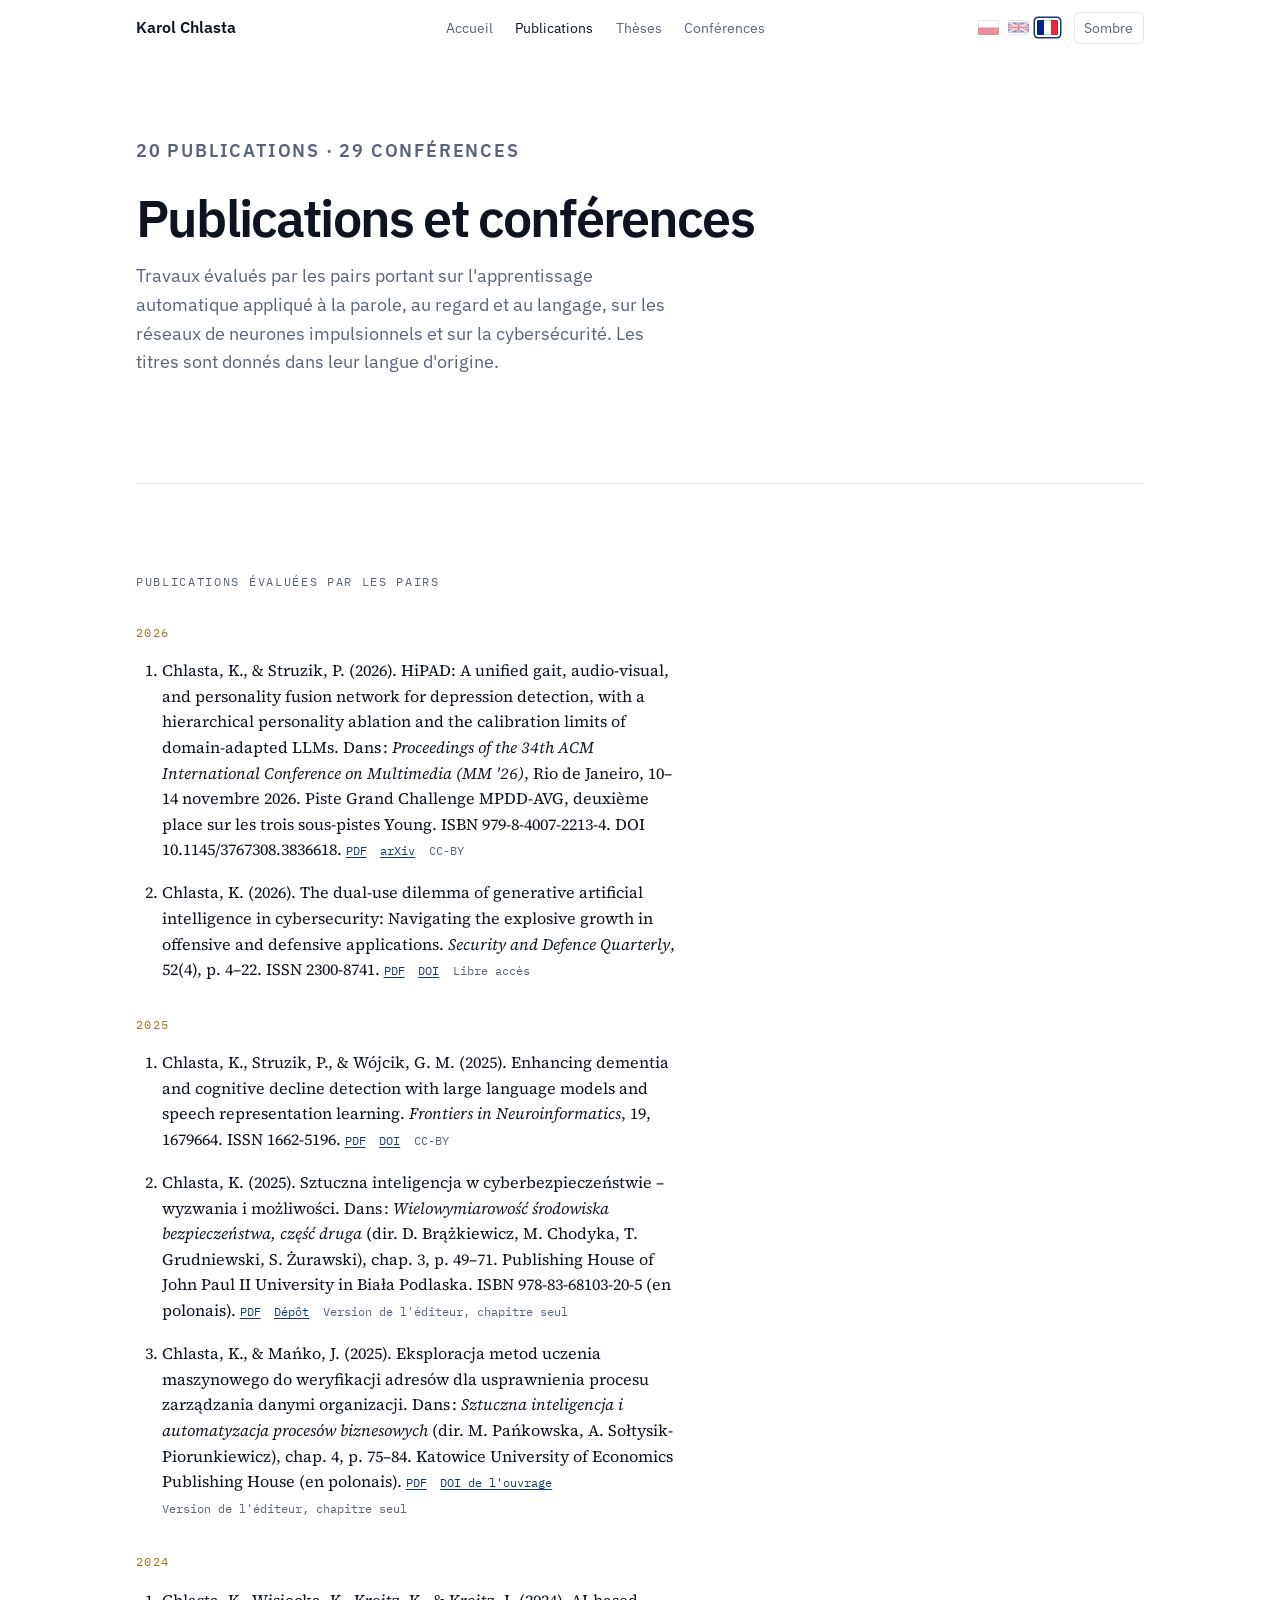
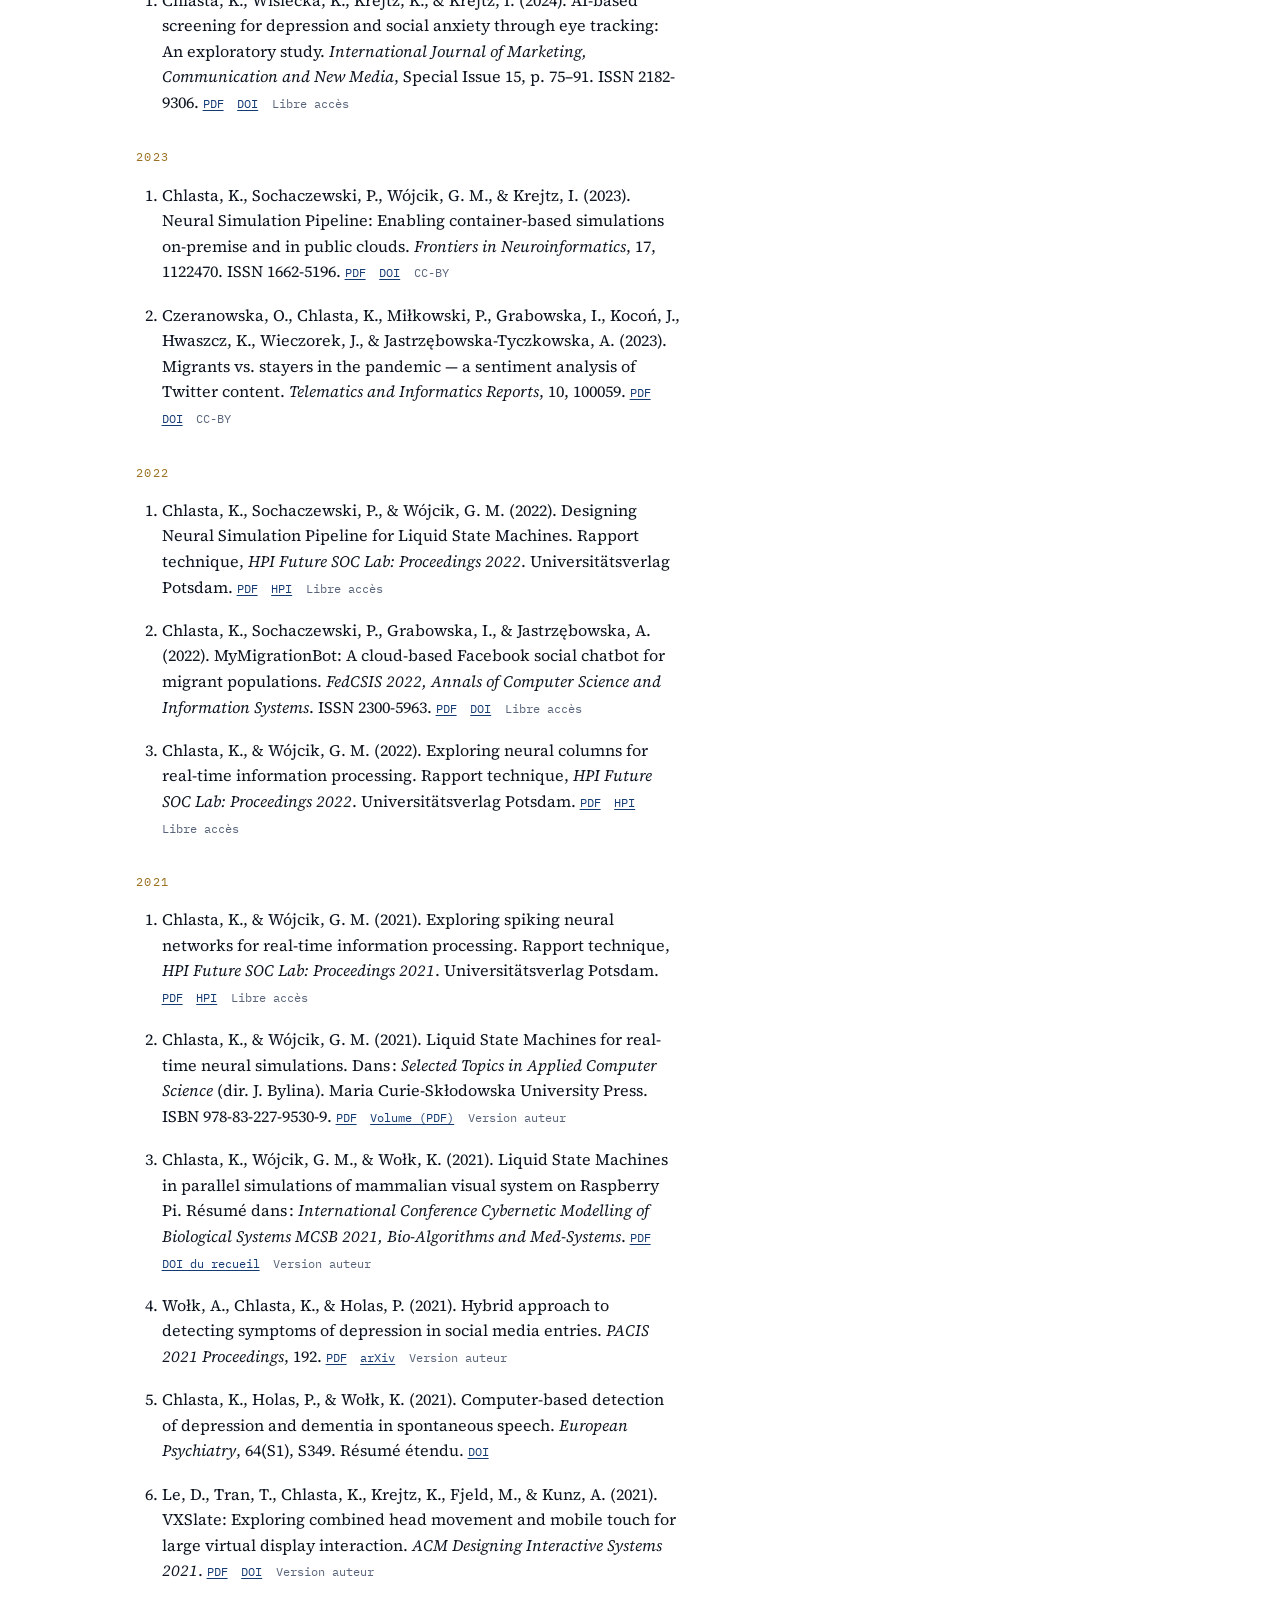
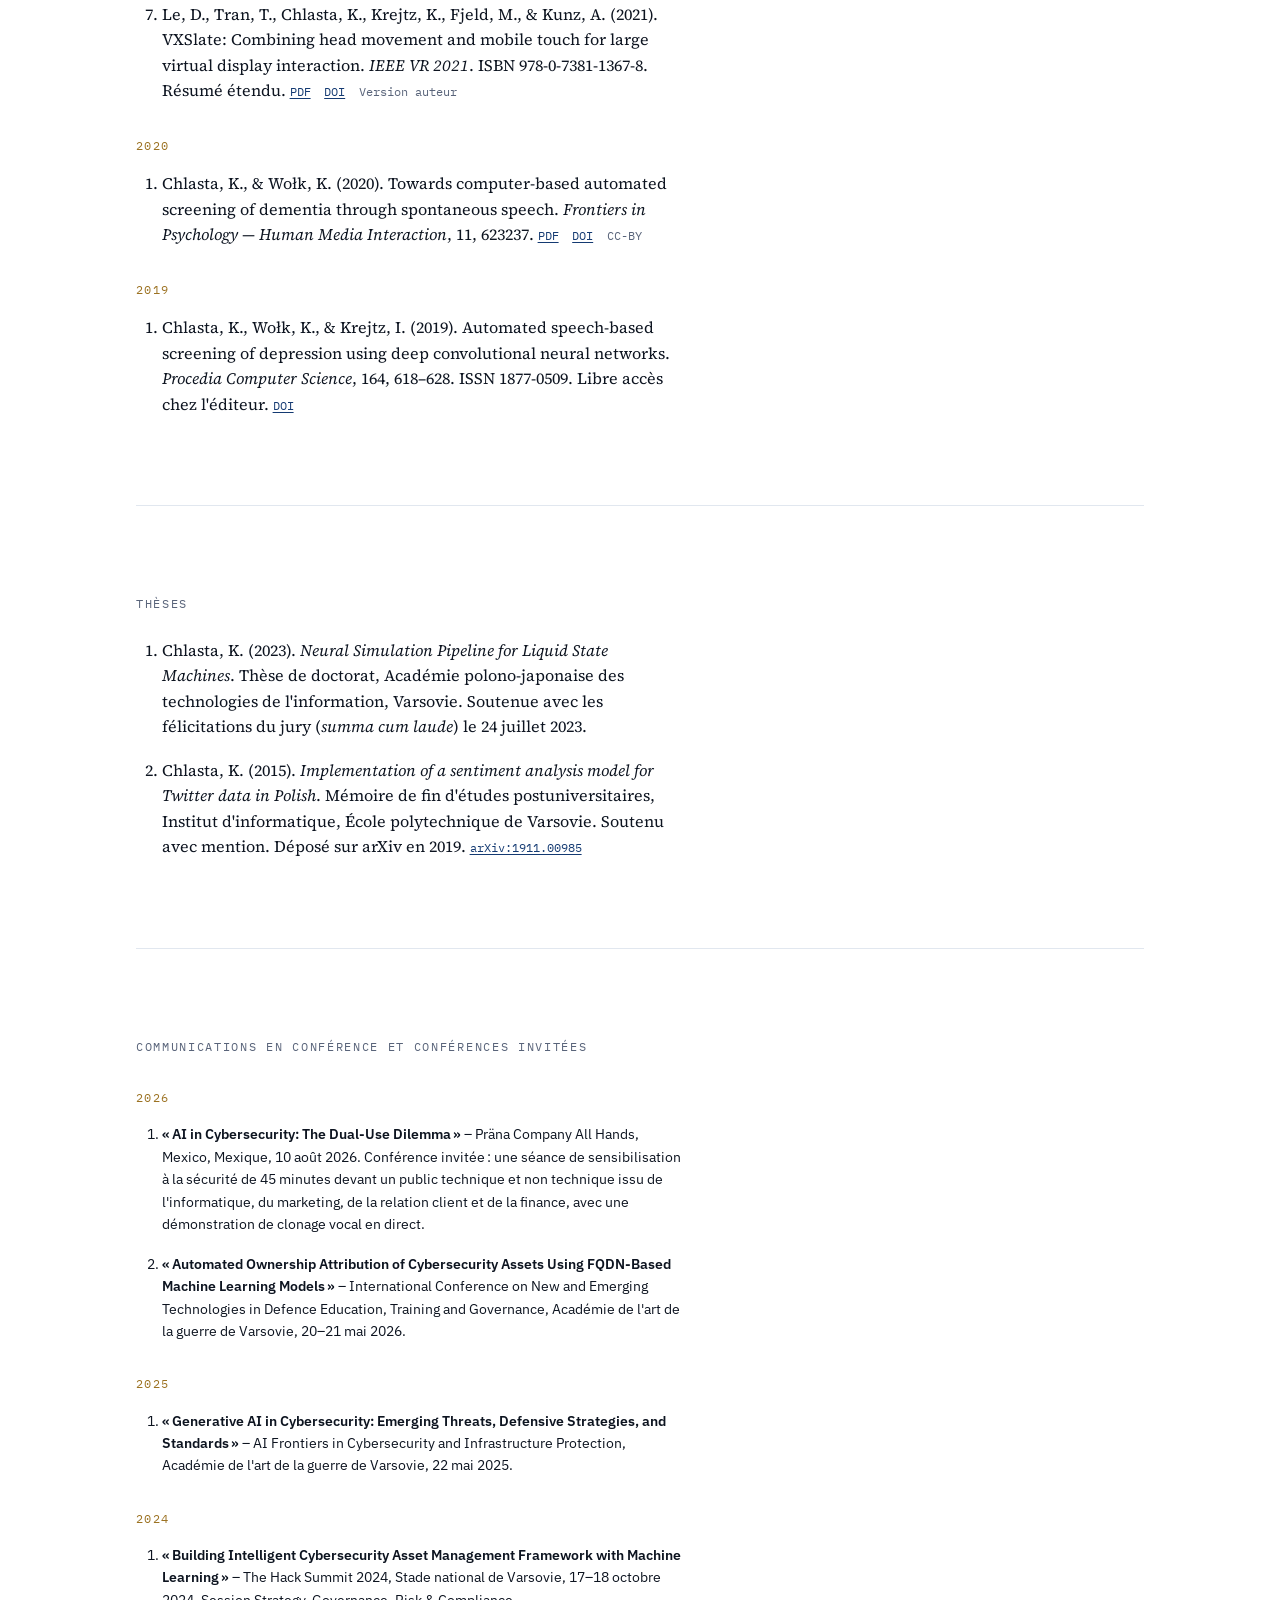
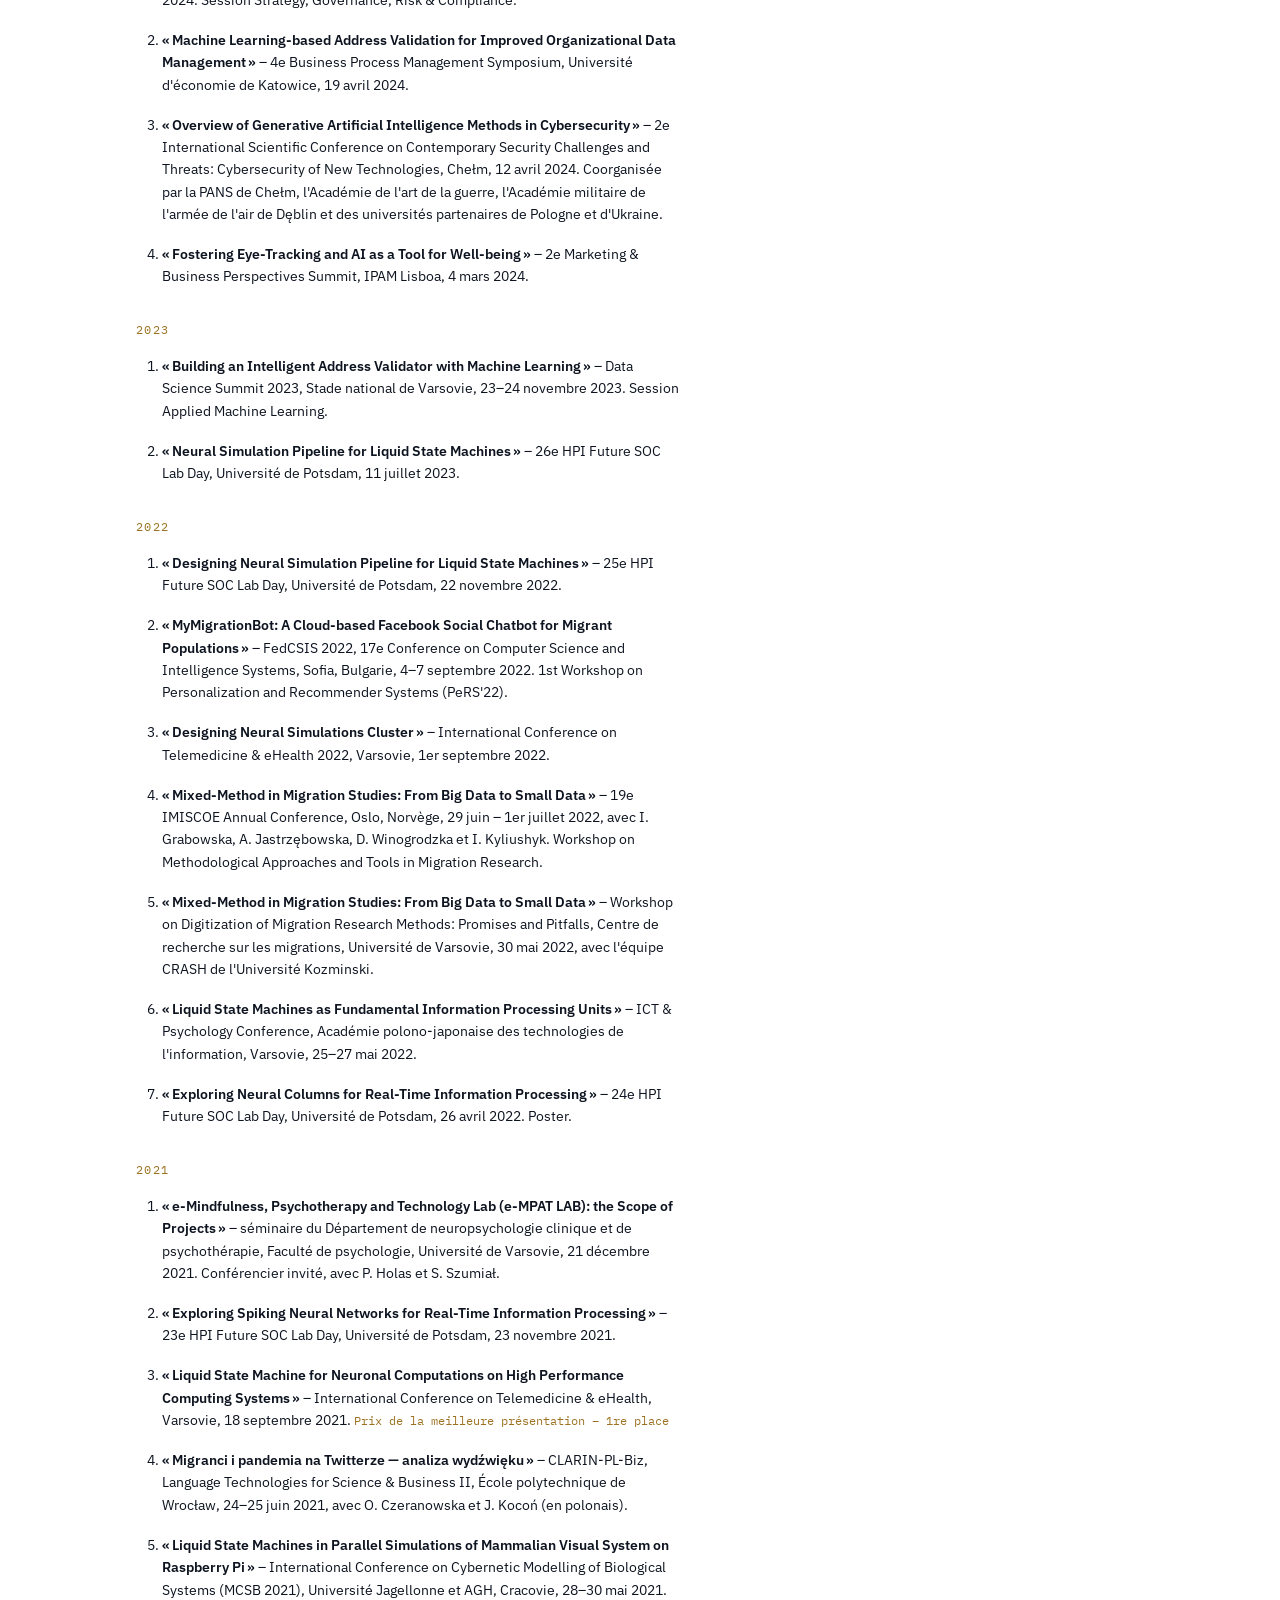
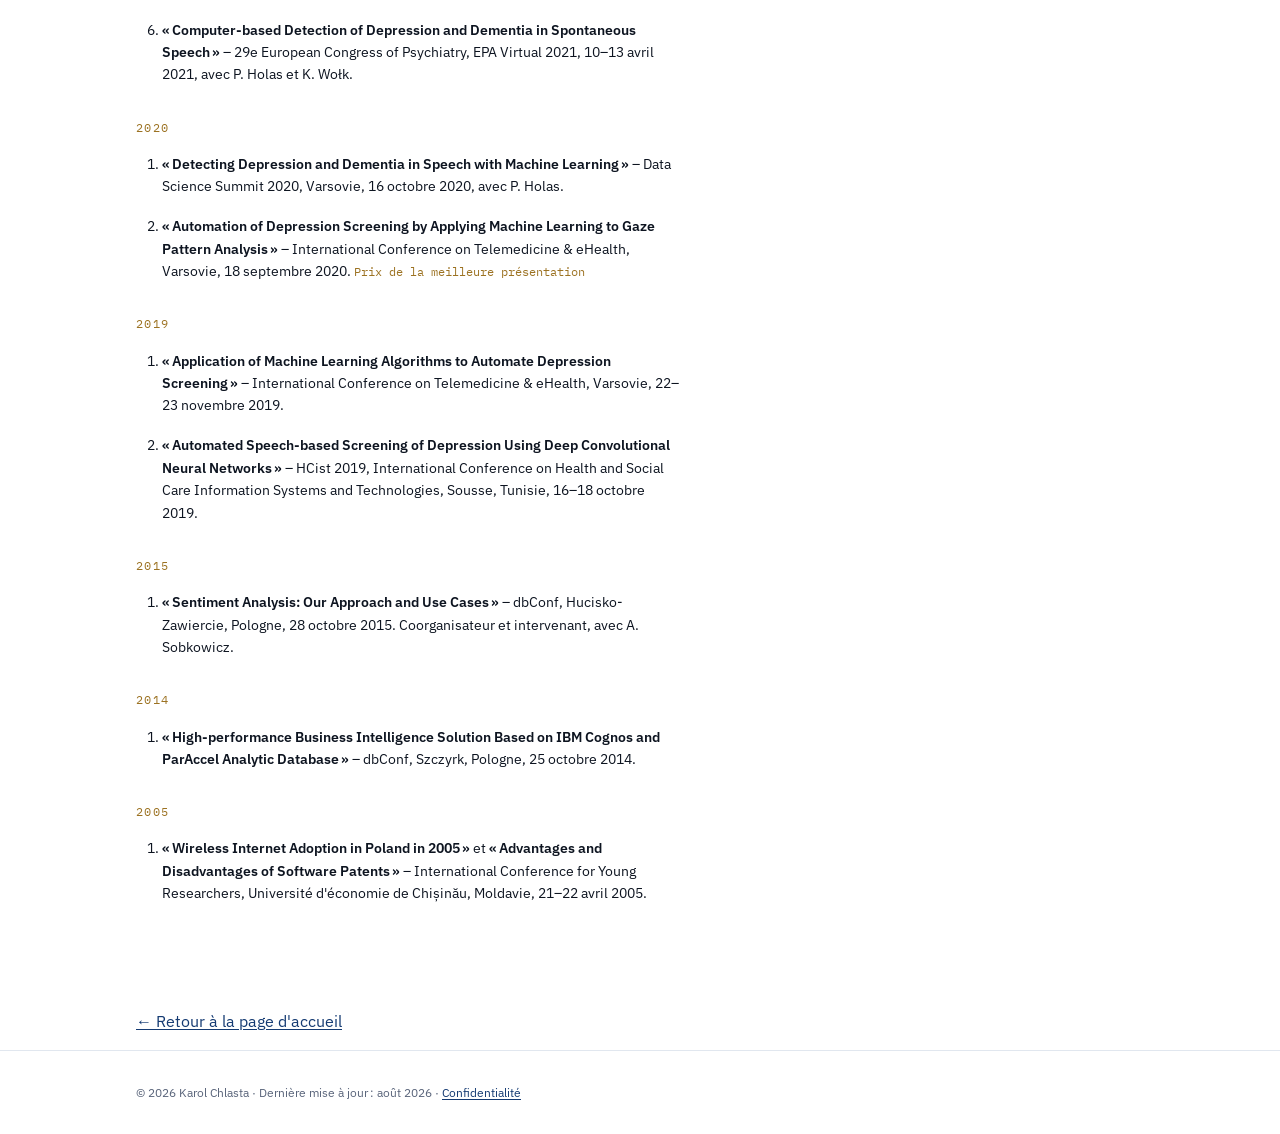
<file: fr/publications/index.html>
<!doctype html>
<html lang="fr">
<head>
<meta charset="utf-8">
<meta name="viewport" content="width=device-width, initial-scale=1">
<title>Publications et conférences – Karol Chlasta</title>
<meta name="description" content="Dix-neuf publications évaluées par les pairs et vingt-neuf communications et conférences invitées de Karol Chlasta, docteur – apprentissage automatique appliqué à la parole et au regard, réseaux de neurones impulsionnels, cybersécurité.">
<link rel="canonical" href="https://karol.chlasta.pl/fr/publications/">
<link rel="alternate" hreflang="en" href="https://karol.chlasta.pl/publications/">
<link rel="alternate" hreflang="pl" href="https://karol.chlasta.pl/pl/publikacje/">
<link rel="alternate" hreflang="fr" href="https://karol.chlasta.pl/fr/publications/">
<link rel="alternate" hreflang="x-default" href="https://karol.chlasta.pl/publications/">
<link rel="icon" href="/favicon.ico">
<link rel="manifest" href="/manifest.json">
<meta name="theme-color" content="#143a72">
<link rel="stylesheet" href="/assets/css/site.css">
</head>
<body>
<svg width="0" height="0" style="position:absolute" aria-hidden="true" focusable="false">
  <symbol id="f-pl" viewBox="0 0 21 15">
    <rect width="21" height="15" fill="#fff"/>
    <rect y="7.5" width="21" height="7.5" fill="#d4213d"/>
  </symbol>
  <symbol id="f-fr" viewBox="0 0 21 15">
    <rect width="21" height="15" fill="#fff"/>
    <rect width="7" height="15" fill="#002395"/>
    <rect x="14" width="7" height="15" fill="#ed2939"/>
  </symbol>
  <symbol id="f-gb" viewBox="0 0 60 30">
    <clipPath id="gb-a"><path d="M0,0 v30 h60 v-30 z"/></clipPath>
    <clipPath id="gb-b"><path d="M30,15 h30 v15 z v15 h-30 z h-30 v-15 z v-15 h30 z"/></clipPath>
    <g clip-path="url(#gb-a)">
      <path d="M0,0 v30 h60 v-30 z" fill="#012169"/>
      <path d="M0,0 L60,30 M60,0 L0,30" stroke="#fff" stroke-width="6"/>
      <path d="M0,0 L60,30 M60,0 L0,30" clip-path="url(#gb-b)" stroke="#c8102e" stroke-width="4"/>
      <path d="M30,0 v30 M0,15 h60" stroke="#fff" stroke-width="10"/>
      <path d="M30,0 v30 M0,15 h60" stroke="#c8102e" stroke-width="6"/>
    </g>
  </symbol>
</svg>
<a class="skip" href="#main">Aller au contenu</a>

<nav class="nav" aria-label="Principale">
  <div class="wrap">
    <a href="/fr/"><strong>Karol Chlasta</strong></a>
    <ul>
      <li><a href="/fr/">Accueil</a></li>
      <li><a href="/fr/publications/" aria-current="page">Publications</a></li>
      <li><a href="#theses">Thèses</a></li>
      <li><a href="#talks">Conférences</a></li>
    </ul>
    <div class="nav-right">
      <div class="lang">
        <a href="/pl/publikacje/" hreflang="pl" lang="pl" title="Polski"><svg class="flag"><use href="#f-pl"/></svg><span class="sr">Polski</span></a>
        <a href="/publications/" hreflang="en" lang="en" title="English"><svg class="flag"><use href="#f-gb"/></svg><span class="sr">English</span></a>
        <a href="/fr/publications/" hreflang="fr" lang="fr" title="Français" aria-current="true"><svg class="flag"><use href="#f-fr"/></svg><span class="sr">Français</span></a>
      </div>
      <button class="theme-toggle" type="button" hidden
              data-label-dark="Sombre" data-label-light="Clair"
              data-aria-dark="Passer au thème sombre"
              data-aria-light="Passer au thème clair">Sombre</button>
    </div>
  </div>
</nav>

<main id="main" class="wrap">

  <header class="hero hero--solo">
    <div>
      <p class="eyebrow">20 publications · 29 conférences</p>
      <h1>Publications et conférences</h1>
      <p>Travaux évalués par les pairs portant sur l'apprentissage automatique
        appliqué à la parole, au regard et au langage, sur les réseaux de
        neurones impulsionnels et sur la cybersécurité. Les titres sont donnés
        dans leur langue d'origine.</p>
    </div>
  </header>

  <!-- ==================== PUBLICATIONS ==================== -->
  <section class="section">
    <h2 class="sechead">Publications évaluées par les pairs</h2>

    <p class="year">2026</p>
    <ol class="pub-list" id="publications">
      <li class="pub">
        Chlasta, K., &amp; Struzik, P. (2026). HiPAD: A unified gait, audio-visual,
        and personality fusion network for depression detection, with a
        hierarchical personality ablation and the calibration limits of
        domain-adapted LLMs. Dans&#8239;: <cite>Proceedings of the 34th ACM
        International Conference on Multimedia (MM '26)</cite>, Rio de Janeiro,
        10–14 novembre 2026. Piste Grand Challenge MPDD-AVG, deuxième place sur
        les trois sous-pistes Young. ISBN 979-8-4007-2213-4. DOI 10.1145/3767308.3836618.
        <a class="pub-link" href="/assets/papers/2026-chlasta-hipad-depression-detection.pdf">PDF</a>
        <a class="pub-link" href="https://arxiv.org/abs/2610.14961">arXiv</a>
        <span class="licence">CC-BY</span>
      </li>
      <li class="pub">
        Chlasta, K. (2026). The dual-use dilemma of generative artificial
        intelligence in cybersecurity: Navigating the explosive growth in
        offensive and defensive applications.
        <cite>Security and Defence Quarterly</cite>, 52(4), p. 4–22.
        ISSN 2300-8741.
        <a class="pub-link" href="/assets/papers/2026-chlasta-dual-use-genai-cybersecurity.pdf">PDF</a>
        <a class="pub-link" href="https://doi.org/10.35467/sdq/217364">DOI</a>
        <span class="licence">Libre accès</span>
      </li>
    </ol>

    <p class="year">2025</p>
    <ol class="pub-list">
      <li class="pub">
        Chlasta, K., Struzik, P., &amp; Wójcik, G. M. (2025). Enhancing dementia
        and cognitive decline detection with large language models and speech
        representation learning. <cite>Frontiers in Neuroinformatics</cite>, 19,
        1679664. ISSN 1662-5196.
        <a class="pub-link" href="/assets/papers/2025-chlasta-dementia-llm-speech.pdf">PDF</a>
        <a class="pub-link" href="https://doi.org/10.3389/fninf.2025.1679664">DOI</a>
        <span class="licence">CC-BY</span>
      </li>
      <li class="pub" data-lang="pl">
        Chlasta, K. (2025). Sztuczna inteligencja w cyberbezpieczeństwie –
        wyzwania i możliwości. Dans&#8239;: <cite>Wielowymiarowość środowiska
        bezpieczeństwa, część druga</cite> (dir. D. Brążkiewicz, M. Chodyka,
        T. Grudniewski, S. Żurawski), chap. 3, p. 49–71. Publishing House of
        John Paul II University in Biała Podlaska. ISBN 978-83-68103-20-5
        (en polonais).
        <a class="pub-link" href="/assets/papers/2025-chlasta-ai-cybersecurity-pl.pdf">PDF</a>
        <a class="pub-link" href="https://hdl.handle.net/20.500.13044/2414">Dépôt</a>
        <span class="licence">Version de l'éditeur, chapitre seul</span>
      </li>
      <li class="pub" data-lang="pl">
        Chlasta, K., &amp; Mańko, J. (2025). Eksploracja metod uczenia
        maszynowego do weryfikacji adresów dla usprawnienia procesu zarządzania
        danymi organizacji. Dans&#8239;: <cite>Sztuczna inteligencja i automatyzacja
        procesów biznesowych</cite> (dir. M. Pańkowska, A. Sołtysik-Piorunkiewicz),
        chap. 4, p. 75–84. Katowice University of Economics Publishing House
        (en polonais).
        <a class="pub-link" href="/assets/papers/2025-chlasta-manko-address-validation-pl.pdf">PDF</a>
        <a class="pub-link" href="https://doi.org/10.22367/uekat.9788378759409">DOI de l'ouvrage</a>
        <span class="licence">Version de l'éditeur, chapitre seul</span>
      </li>
    </ol>

    <p class="year">2024</p>
    <ol class="pub-list">
      <li class="pub">
        Chlasta, K., Wisiecka, K., Krejtz, K., &amp; Krejtz, I. (2024). AI-based
        screening for depression and social anxiety through eye tracking: An
        exploratory study. <cite>International Journal of Marketing,
        Communication and New Media</cite>, Special Issue 15, p. 75–91.
        ISSN 2182-9306.
        <a class="pub-link" href="/assets/papers/2024-chlasta-eye-tracking-depression-anxiety.pdf">PDF</a>
        <a class="pub-link" href="https://doi.org/10.54663/2182-9306.2024.SpecialIssueMBP.75-91">DOI</a>
        <span class="licence">Libre accès</span>
      </li>
    </ol>

    <p class="year">2023</p>
    <ol class="pub-list">
      <li class="pub">
        Chlasta, K., Sochaczewski, P., Wójcik, G. M., &amp; Krejtz, I. (2023).
        Neural Simulation Pipeline: Enabling container-based simulations
        on-premise and in public clouds. <cite>Frontiers in
        Neuroinformatics</cite>, 17, 1122470. ISSN 1662-5196.
        <a class="pub-link" href="/assets/papers/2023-chlasta-neural-simulation-pipeline.pdf">PDF</a>
        <a class="pub-link" href="https://doi.org/10.3389/fninf.2023.1122470">DOI</a>
        <span class="licence">CC-BY</span>
      </li>
      <li class="pub">
        Czeranowska, O., Chlasta, K., Miłkowski, P., Grabowska, I., Kocoń, J.,
        Hwaszcz, K., Wieczorek, J., &amp; Jastrzębowska-Tyczkowska, A. (2023).
        Migrants vs. stayers in the pandemic — a sentiment analysis of Twitter
        content. <cite>Telematics and Informatics Reports</cite>, 10, 100059.
        <a class="pub-link" href="/assets/papers/2023-czeranowska-migrants-stayers-sentiment.pdf">PDF</a>
        <a class="pub-link" href="https://doi.org/10.1016/j.teler.2023.100059">DOI</a>
        <span class="licence">CC-BY</span>
      </li>
    </ol>

    <p class="year">2022</p>
    <ol class="pub-list">
      <li class="pub">
        Chlasta, K., Sochaczewski, P., &amp; Wójcik, G. M. (2022). Designing
        Neural Simulation Pipeline for Liquid State Machines. Rapport technique,
        <cite>HPI Future SOC Lab: Proceedings 2022</cite>. Universitätsverlag
        Potsdam.
        <a class="pub-link" href="/assets/papers/2022-chlasta-designing-nsp-lsm.pdf">PDF</a>
        <a class="pub-link" href="https://hpi.de/en/research/future-soc-lab/publications.html">HPI</a>
        <span class="licence">Libre accès</span>
      </li>
      <li class="pub">
        Chlasta, K., Sochaczewski, P., Grabowska, I., &amp; Jastrzębowska, A.
        (2022). MyMigrationBot: A cloud-based Facebook social chatbot for
        migrant populations. <cite>FedCSIS 2022, Annals of Computer Science and
        Information Systems</cite>. ISSN 2300-5963.
        <a class="pub-link" href="/assets/papers/2022-chlasta-mymigrationbot.pdf">PDF</a>
        <a class="pub-link" href="https://doi.org/10.15439/2022F187">DOI</a>
        <span class="licence">Libre accès</span>
      </li>
      <li class="pub">
        Chlasta, K., &amp; Wójcik, G. M. (2022). Exploring neural columns for
        real-time information processing. Rapport technique, <cite>HPI Future SOC
        Lab: Proceedings 2022</cite>. Universitätsverlag Potsdam.
        <a class="pub-link" href="/assets/papers/2022-chlasta-neural-columns.pdf">PDF</a>
        <a class="pub-link" href="https://hpi.de/en/research/future-soc-lab/publications.html">HPI</a>
        <span class="licence">Libre accès</span>
      </li>
    </ol>

    <p class="year">2021</p>
    <ol class="pub-list">
      <li class="pub">
        Chlasta, K., &amp; Wójcik, G. M. (2021). Exploring spiking neural
        networks for real-time information processing. Rapport technique,
        <cite>HPI Future SOC Lab: Proceedings 2021</cite>. Universitätsverlag
        Potsdam.
        <a class="pub-link" href="/assets/papers/2021-chlasta-spiking-neural-networks.pdf">PDF</a>
        <a class="pub-link" href="https://hpi.de/en/research/future-soc-lab/publications.html">HPI</a>
        <span class="licence">Libre accès</span>
      </li>
      <li class="pub">
        Chlasta, K., &amp; Wójcik, G. M. (2021). Liquid State Machines for
        real-time neural simulations. Dans&#8239;: <cite>Selected Topics in Applied
        Computer Science</cite> (dir. J. Bylina). Maria Curie-Skłodowska
        University Press. ISBN 978-83-227-9530-9.
        <a class="pub-link" href="/assets/papers/2021-chlasta-lsm-neural-simulations.pdf">PDF</a>
        <a class="pub-link" href="https://wydawnictwo.umcs.eu/js/elfinder/files/Ebook/Selected%20Topics%20in%20Applied%20Computer%20Science%20(vol.%20I).pdf">Volume (PDF)</a>
        <span class="licence">Version auteur</span>
      </li>
      <li class="pub">
        Chlasta, K., Wójcik, G. M., &amp; Wołk, K. (2021). Liquid State Machines
        in parallel simulations of mammalian visual system on Raspberry Pi.
        Résumé dans&#8239;: <cite>International Conference Cybernetic Modelling of
        Biological Systems MCSB 2021, Bio-Algorithms and Med-Systems</cite>.
        <a class="pub-link" href="/assets/papers/2021-chlasta-lsm-raspberry-pi.pdf">PDF</a>
        <a class="pub-link" href="https://doi.org/10.1515/bams-2021-0050">DOI du recueil</a>
        <span class="licence">Version auteur</span>
      </li>
      <li class="pub">
        Wołk, A., Chlasta, K., &amp; Holas, P. (2021). Hybrid approach to
        detecting symptoms of depression in social media entries.
        <cite>PACIS 2021 Proceedings</cite>, 192.
        <a class="pub-link" href="/assets/papers/2021-wolk-hybrid-depression-social-media.pdf">PDF</a>
        <a class="pub-link" href="https://arxiv.org/abs/2106.10485">arXiv</a>
        <span class="licence">Version auteur</span>
      </li>
      <li class="pub">
        Chlasta, K., Holas, P., &amp; Wołk, K. (2021). Computer-based detection
        of depression and dementia in spontaneous speech. <cite>European
        Psychiatry</cite>, 64(S1), S349. Résumé étendu.
        <a class="pub-link" href="https://doi.org/10.1192/j.eurpsy.2021.936">DOI</a>
      </li>
      <li class="pub">
        Le, D., Tran, T., Chlasta, K., Krejtz, K., Fjeld, M., &amp; Kunz, A.
        (2021). VXSlate: Exploring combined head movement and mobile touch for
        large virtual display interaction. <cite>ACM Designing Interactive
        Systems 2021</cite>.
        <a class="pub-link" href="/assets/papers/2021-le-vxslate-dis.pdf">PDF</a>
        <a class="pub-link" href="https://doi.org/10.1145/3461778.3462076">DOI</a>
        <span class="licence">Version auteur</span>
      </li>
      <li class="pub">
        Le, D., Tran, T., Chlasta, K., Krejtz, K., Fjeld, M., &amp; Kunz, A.
        (2021). VXSlate: Combining head movement and mobile touch for large
        virtual display interaction. <cite>IEEE VR 2021</cite>.
        ISBN 978-0-7381-1367-8. Résumé étendu.
        <a class="pub-link" href="/assets/papers/2021-le-vxslate-ieeevr.pdf">PDF</a>
        <a class="pub-link" href="https://doi.org/10.1109/VRW52623.2021.00146">DOI</a>
        <span class="licence">Version auteur</span>
      </li>
    </ol>

    <p class="year">2020</p>
    <ol class="pub-list">
      <li class="pub">
        Chlasta, K., &amp; Wołk, K. (2020). Towards computer-based automated
        screening of dementia through spontaneous speech. <cite>Frontiers in
        Psychology — Human Media Interaction</cite>, 11, 623237.
        <a class="pub-link" href="/assets/papers/2020-chlasta-dementia-spontaneous-speech.pdf">PDF</a>
        <a class="pub-link" href="https://doi.org/10.3389/fpsyg.2020.623237">DOI</a>
        <span class="licence">CC-BY</span>
      </li>
    </ol>

    <p class="year">2019</p>
    <ol class="pub-list">
      <li class="pub">
        Chlasta, K., Wołk, K., &amp; Krejtz, I. (2019). Automated speech-based
        screening of depression using deep convolutional neural networks.
        <cite>Procedia Computer Science</cite>, 164, 618–628. ISSN 1877-0509.
        Libre accès chez l'éditeur.
        <a class="pub-link" href="https://doi.org/10.1016/j.procs.2019.12.228">DOI</a>
      </li>
    </ol>
  </section>

  <!-- ==================== THESES ==================== -->
  <section class="section">
    <h2 class="sechead">Thèses</h2>
    <ol class="pub-list" id="theses">
      <li class="thesis">
        Chlasta, K. (2023). <cite>Neural Simulation Pipeline for Liquid State
        Machines</cite>. Thèse de doctorat, Académie polono-japonaise des
        technologies de l'information, Varsovie. Soutenue avec les félicitations
        du jury (<em>summa cum laude</em>) le 24 juillet 2023.
      </li>
      <li class="thesis">
        Chlasta, K. (2015). <cite>Implementation of a sentiment analysis model
        for Twitter data in Polish</cite>. Mémoire de fin d'études
        postuniversitaires, Institut d'informatique, École polytechnique de
        Varsovie. Soutenu avec mention. Déposé sur arXiv en 2019.
        <a class="pub-link" href="https://arxiv.org/abs/1911.00985">arXiv:1911.00985</a>
      </li>
    </ol>
  </section>

  <!-- ==================== TALKS ==================== -->
  <section class="section" id="talks">
    <h2 class="sechead">Communications en conférence et conférences invitées</h2>

    <p class="year">2026</p>
    <ol class="talk-list">
      <li class="talk">
        <strong>«&#8239;AI in Cybersecurity: The Dual-Use Dilemma&#8239;»</strong> –
        Präna Company All Hands, Mexico, Mexique, 10 août 2026. Conférence
        invitée&#8239;: une séance de sensibilisation à la sécurité de
        45&nbsp;minutes devant un public technique et non technique issu de
        l'informatique, du marketing, de la relation client et de la finance,
        avec une démonstration de clonage vocal en direct.
      </li>
      <li class="talk">
        <strong>«&#8239;Automated Ownership Attribution of Cybersecurity Assets
        Using FQDN-Based Machine Learning Models&#8239;»</strong> –
        International Conference on New and Emerging Technologies in Defence
        Education, Training and Governance, Académie de l'art de la guerre de
        Varsovie, 20–21 mai 2026.
      </li>
    </ol>

    <p class="year">2025</p>
    <ol class="talk-list">
      <li class="talk">
        <strong>«&#8239;Generative AI in Cybersecurity: Emerging Threats,
        Defensive Strategies, and Standards&#8239;»</strong> – AI Frontiers in
        Cybersecurity and Infrastructure Protection, Académie de l'art de la
        guerre de Varsovie, 22 mai 2025.
      </li>
    </ol>

    <p class="year">2024</p>
    <ol class="talk-list">
      <li class="talk">
        <strong>«&#8239;Building Intelligent Cybersecurity Asset Management
        Framework with Machine Learning&#8239;»</strong> – The Hack Summit 2024,
        Stade national de Varsovie, 17–18 octobre 2024. Session Strategy,
        Governance, Risk &amp; Compliance.
      </li>
      <li class="talk">
        <strong>«&#8239;Machine Learning-based Address Validation for Improved
        Organizational Data Management&#8239;»</strong> – 4e Business Process
        Management Symposium, Université d'économie de Katowice,
        19 avril 2024.
      </li>
      <li class="talk">
        <strong>«&#8239;Overview of Generative Artificial Intelligence Methods
        in Cybersecurity&#8239;»</strong> – 2e International Scientific
        Conference on Contemporary Security Challenges and Threats:
        Cybersecurity of New Technologies, Chełm, 12 avril 2024. Coorganisée par
        la PANS de Chełm, l'Académie de l'art de la guerre, l'Académie militaire
        de l'armée de l'air de Dęblin et des universités partenaires de Pologne
        et d'Ukraine.
      </li>
      <li class="talk">
        <strong>«&#8239;Fostering Eye-Tracking and AI as a Tool for
        Well-being&#8239;»</strong> – 2e Marketing &amp; Business Perspectives
        Summit, IPAM Lisboa, 4 mars 2024.
      </li>
    </ol>

    <p class="year">2023</p>
    <ol class="talk-list">
      <li class="talk">
        <strong>«&#8239;Building an Intelligent Address Validator with Machine
        Learning&#8239;»</strong> – Data Science Summit 2023, Stade national de
        Varsovie, 23–24 novembre 2023. Session Applied Machine Learning.
      </li>
      <li class="talk">
        <strong>«&#8239;Neural Simulation Pipeline for Liquid State
        Machines&#8239;»</strong> – 26e HPI Future SOC Lab Day, Université de
        Potsdam, 11 juillet 2023.
      </li>
    </ol>

    <p class="year">2022</p>
    <ol class="talk-list">
      <li class="talk">
        <strong>«&#8239;Designing Neural Simulation Pipeline for Liquid State
        Machines&#8239;»</strong> – 25e HPI Future SOC Lab Day, Université de
        Potsdam, 22 novembre 2022.
      </li>
      <li class="talk">
        <strong>«&#8239;MyMigrationBot: A Cloud-based Facebook Social Chatbot
        for Migrant Populations&#8239;»</strong> – FedCSIS 2022, 17e Conference
        on Computer Science and Intelligence Systems, Sofia, Bulgarie,
        4–7 septembre 2022. 1st Workshop on Personalization and Recommender
        Systems (PeRS'22).
      </li>
      <li class="talk">
        <strong>«&#8239;Designing Neural Simulations Cluster&#8239;»</strong> –
        International Conference on Telemedicine &amp; eHealth 2022, Varsovie,
        1er septembre 2022.
      </li>
      <li class="talk">
        <strong>«&#8239;Mixed-Method in Migration Studies: From Big Data to
        Small Data&#8239;»</strong> – 19e IMISCOE Annual Conference, Oslo,
        Norvège, 29 juin – 1er juillet 2022, avec I. Grabowska,
        A. Jastrzębowska, D. Winogrodzka et I. Kyliushyk. Workshop on
        Methodological Approaches and Tools in Migration Research.
      </li>
      <li class="talk">
        <strong>«&#8239;Mixed-Method in Migration Studies: From Big Data to
        Small Data&#8239;»</strong> – Workshop on Digitization of Migration
        Research Methods: Promises and Pitfalls, Centre de recherche sur les
        migrations, Université de Varsovie, 30 mai 2022, avec l'équipe CRASH de
        l'Université Kozminski.
      </li>
      <li class="talk">
        <strong>«&#8239;Liquid State Machines as Fundamental Information
        Processing Units&#8239;»</strong> – ICT &amp; Psychology Conference,
        Académie polono-japonaise des technologies de l'information, Varsovie,
        25–27 mai 2022.
      </li>
      <li class="talk">
        <strong>«&#8239;Exploring Neural Columns for Real-Time Information
        Processing&#8239;»</strong> – 24e HPI Future SOC Lab Day, Université de
        Potsdam, 26 avril 2022. Poster.
      </li>
    </ol>

    <p class="year">2021</p>
    <ol class="talk-list">
      <li class="talk">
        <strong>«&#8239;e-Mindfulness, Psychotherapy and Technology Lab (e-MPAT
        LAB): the Scope of Projects&#8239;»</strong> – séminaire du Département
        de neuropsychologie clinique et de psychothérapie, Faculté de
        psychologie, Université de Varsovie, 21 décembre 2021. Conférencier
        invité, avec P. Holas et S. Szumiał.
      </li>
      <li class="talk">
        <strong>«&#8239;Exploring Spiking Neural Networks for Real-Time
        Information Processing&#8239;»</strong> – 23e HPI Future SOC Lab Day,
        Université de Potsdam, 23 novembre 2021.
      </li>
      <li class="talk">
        <strong>«&#8239;Liquid State Machine for Neuronal Computations on High
        Performance Computing Systems&#8239;»</strong> – International
        Conference on Telemedicine &amp; eHealth, Varsovie, 18 septembre 2021.
        <span class="award">Prix de la meilleure présentation – 1re place</span>
      </li>
      <li class="talk" data-lang="pl">
        <strong>«&#8239;Migranci i pandemia na Twitterze — analiza
        wydźwięku&#8239;»</strong> – CLARIN-PL-Biz, Language Technologies for
        Science &amp; Business II, École polytechnique de Wrocław,
        24–25 juin 2021, avec O. Czeranowska et J. Kocoń (en polonais).
      </li>
      <li class="talk">
        <strong>«&#8239;Liquid State Machines in Parallel Simulations of
        Mammalian Visual System on Raspberry Pi&#8239;»</strong> –
        International Conference on Cybernetic Modelling of Biological Systems
        (MCSB 2021), Université Jagellonne et AGH, Cracovie, 28–30 mai 2021.
      </li>
      <li class="talk">
        <strong>«&#8239;Computer-based Detection of Depression and Dementia in
        Spontaneous Speech&#8239;»</strong> – 29e European Congress of
        Psychiatry, EPA Virtual 2021, 10–13 avril 2021, avec P. Holas et
        K. Wołk.
      </li>
    </ol>

    <p class="year">2020</p>
    <ol class="talk-list">
      <li class="talk">
        <strong>«&#8239;Detecting Depression and Dementia in Speech with Machine
        Learning&#8239;»</strong> – Data Science Summit 2020, Varsovie,
        16 octobre 2020, avec P. Holas.
      </li>
      <li class="talk">
        <strong>«&#8239;Automation of Depression Screening by Applying Machine
        Learning to Gaze Pattern Analysis&#8239;»</strong> – International
        Conference on Telemedicine &amp; eHealth, Varsovie, 18 septembre 2020.
        <span class="award">Prix de la meilleure présentation</span>
      </li>
    </ol>

    <p class="year">2019</p>
    <ol class="talk-list">
      <li class="talk">
        <strong>«&#8239;Application of Machine Learning Algorithms to Automate
        Depression Screening&#8239;»</strong> – International Conference on
        Telemedicine &amp; eHealth, Varsovie, 22–23 novembre 2019.
      </li>
      <li class="talk">
        <strong>«&#8239;Automated Speech-based Screening of Depression Using
        Deep Convolutional Neural Networks&#8239;»</strong> – HCist 2019,
        International Conference on Health and Social Care Information Systems
        and Technologies, Sousse, Tunisie, 16–18 octobre 2019.
      </li>
    </ol>

    <p class="year">2015</p>
    <ol class="talk-list">
      <li class="talk">
        <strong>«&#8239;Sentiment Analysis: Our Approach and Use
        Cases&#8239;»</strong> – dbConf, Hucisko-Zawiercie, Pologne,
        28 octobre 2015. Coorganisateur et intervenant, avec A. Sobkowicz.
      </li>
    </ol>

    <p class="year">2014</p>
    <ol class="talk-list">
      <li class="talk">
        <strong>«&#8239;High-performance Business Intelligence Solution Based on
        IBM Cognos and ParAccel Analytic Database&#8239;»</strong> – dbConf,
        Szczyrk, Pologne, 25 octobre 2014.
      </li>
    </ol>

    <p class="year">2005</p>
    <ol class="talk-list">
      <li class="talk">
        <strong>«&#8239;Wireless Internet Adoption in Poland in
        2005&#8239;»</strong> et <strong>«&#8239;Advantages and Disadvantages of
        Software Patents&#8239;»</strong> – International Conference for Young
        Researchers, Université d'économie de Chișinău, Moldavie,
        21–22 avril 2005.
      </li>
    </ol>
  </section>

  <p><a href="/fr/">← Retour à la page d'accueil</a></p>

</main>

<footer class="site">
  <div class="wrap">© 2026 Karol Chlasta · Dernière mise à jour&#8239;: août 2026 · <a href="/fr/confidentialite/">Confidentialité</a></div>
</footer>

<script src="/assets/js/site.js" defer></script>
</body>
</html>
</file>
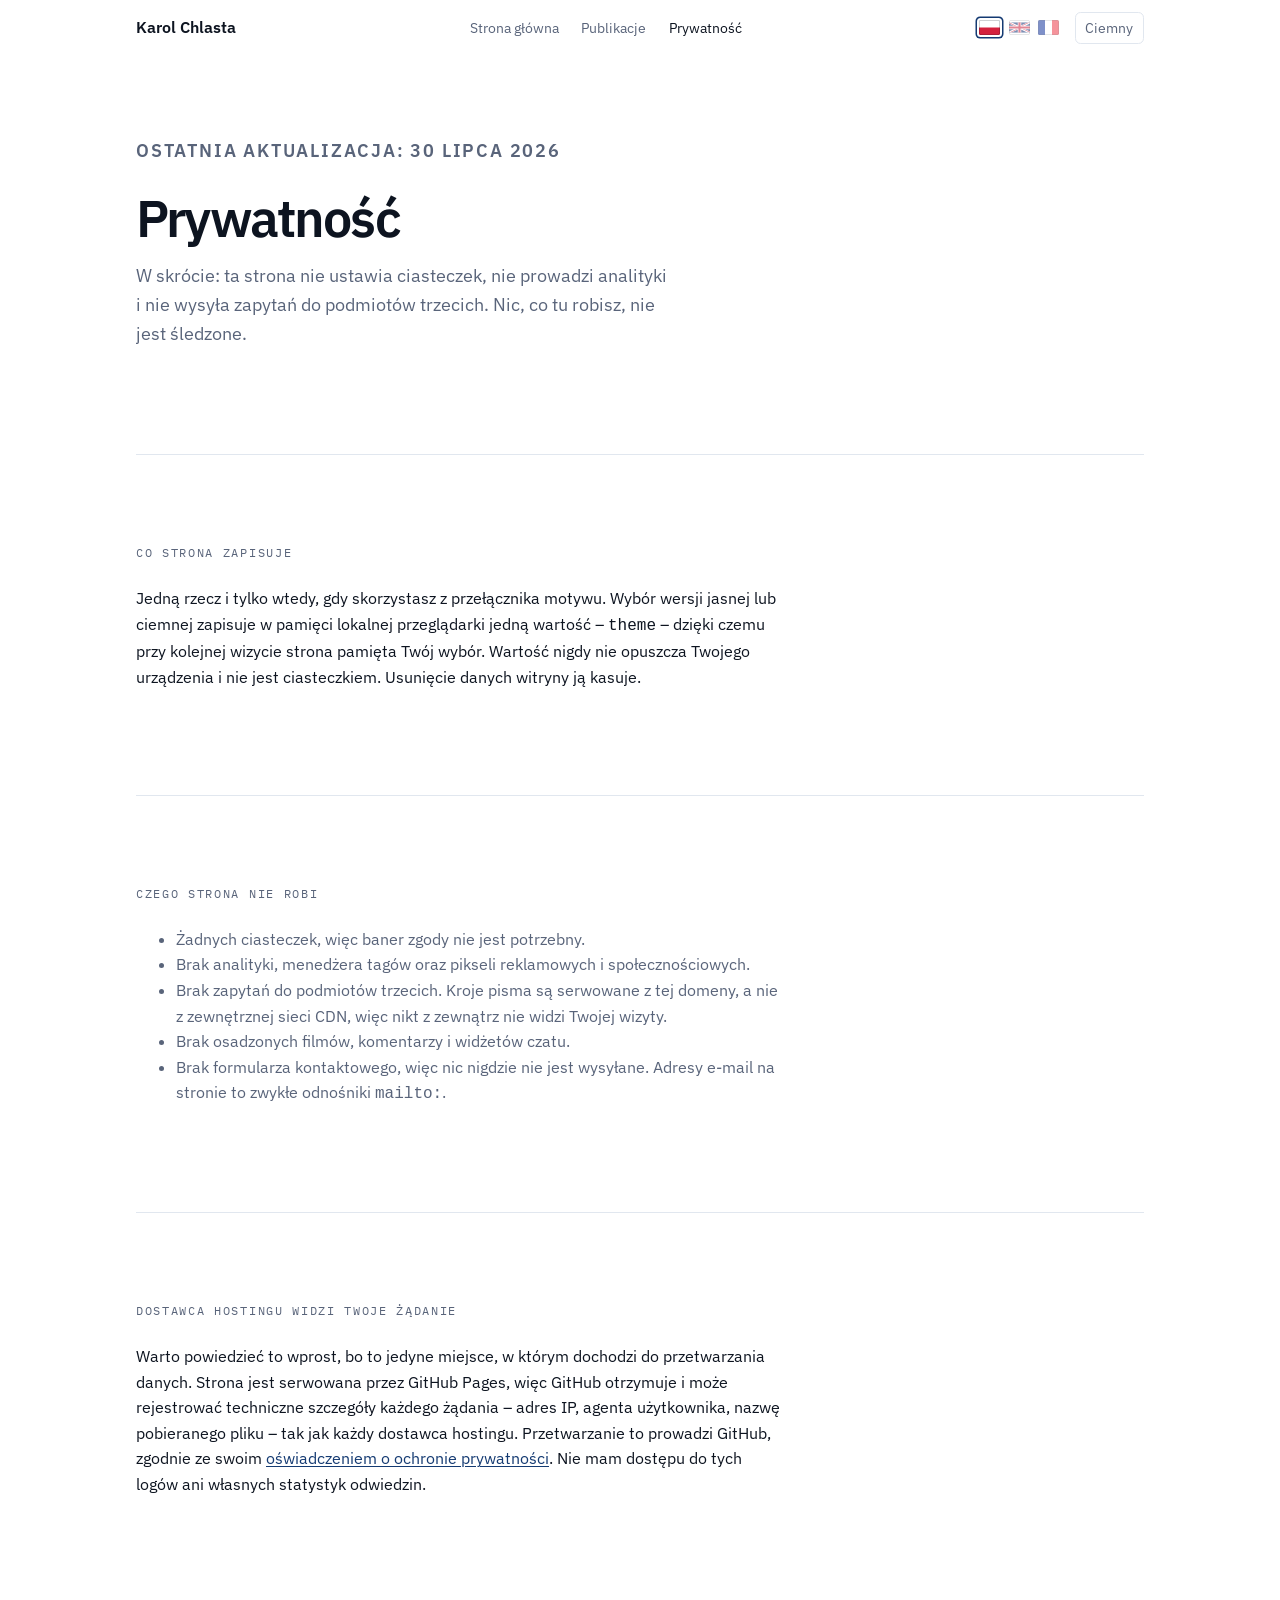
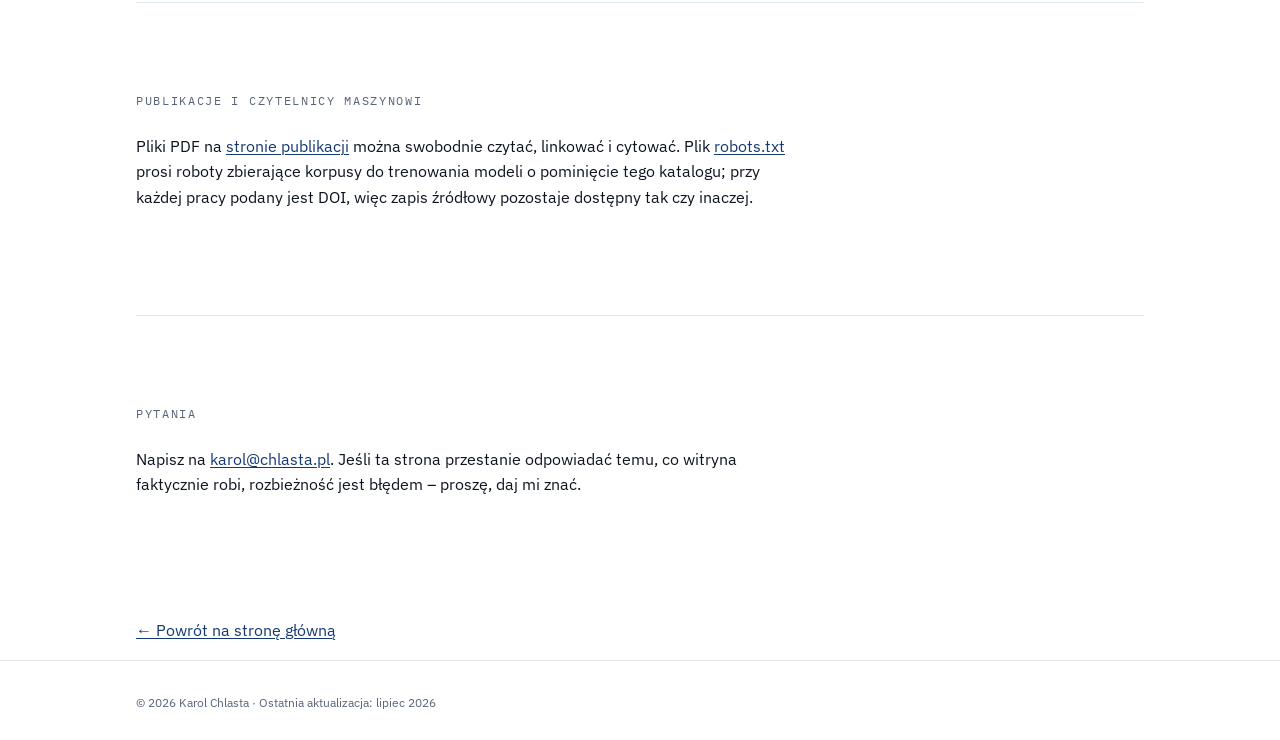
<file: pl/prywatnosc/index.html>
<!doctype html>
<html lang="pl">
<head>
<meta charset="utf-8">
<meta name="viewport" content="width=device-width, initial-scale=1">
<title>Prywatność – Karol Chlasta</title>
<meta name="description" content="Co ta strona zbiera, a czego nie zbiera: bez ciasteczek, bez analityki, bez zapytań do podmiotów trzecich.">
<link rel="canonical" href="https://karol.chlasta.pl/pl/prywatnosc/">
<link rel="alternate" hreflang="en" href="https://karol.chlasta.pl/privacy/">
<link rel="alternate" hreflang="pl" href="https://karol.chlasta.pl/pl/prywatnosc/">
<link rel="alternate" hreflang="fr" href="https://karol.chlasta.pl/fr/confidentialite/">
<link rel="alternate" hreflang="x-default" href="https://karol.chlasta.pl/privacy/">
<link rel="icon" href="/favicon.ico">
<link rel="manifest" href="/manifest.json">
<meta name="theme-color" content="#143a72">
<link rel="stylesheet" href="/assets/css/site.css">
</head>
<body>
<svg width="0" height="0" style="position:absolute" aria-hidden="true" focusable="false">
  <symbol id="f-pl" viewBox="0 0 21 15">
    <rect width="21" height="15" fill="#fff"/>
    <rect y="7.5" width="21" height="7.5" fill="#d4213d"/>
  </symbol>
  <symbol id="f-fr" viewBox="0 0 21 15">
    <rect width="21" height="15" fill="#fff"/>
    <rect width="7" height="15" fill="#002395"/>
    <rect x="14" width="7" height="15" fill="#ed2939"/>
  </symbol>
  <symbol id="f-gb" viewBox="0 0 60 30">
    <clipPath id="gb-a"><path d="M0,0 v30 h60 v-30 z"/></clipPath>
    <clipPath id="gb-b"><path d="M30,15 h30 v15 z v15 h-30 z h-30 v-15 z v-15 h30 z"/></clipPath>
    <g clip-path="url(#gb-a)">
      <path d="M0,0 v30 h60 v-30 z" fill="#012169"/>
      <path d="M0,0 L60,30 M60,0 L0,30" stroke="#fff" stroke-width="6"/>
      <path d="M0,0 L60,30 M60,0 L0,30" clip-path="url(#gb-b)" stroke="#c8102e" stroke-width="4"/>
      <path d="M30,0 v30 M0,15 h60" stroke="#fff" stroke-width="10"/>
      <path d="M30,0 v30 M0,15 h60" stroke="#c8102e" stroke-width="6"/>
    </g>
  </symbol>
</svg>
<a class="skip" href="#main">Przejdź do treści</a>

<nav class="nav" aria-label="Główna">
  <div class="wrap">
    <a href="/pl/"><strong>Karol Chlasta</strong></a>
    <ul>
      <li><a href="/pl/">Strona główna</a></li>
      <li><a href="/pl/publikacje/">Publikacje</a></li>
      <li><a href="/pl/prywatnosc/" aria-current="page">Prywatność</a></li>
    </ul>
    <div class="nav-right">
      <div class="lang">
        <a href="/pl/prywatnosc/" hreflang="pl" lang="pl" title="Polski" aria-current="true"><svg class="flag"><use href="#f-pl"/></svg><span class="sr">Polski</span></a>
        <a href="/privacy/" hreflang="en" lang="en" title="English"><svg class="flag"><use href="#f-gb"/></svg><span class="sr">English</span></a>
        <a href="/fr/confidentialite/" hreflang="fr" lang="fr" title="Français"><svg class="flag"><use href="#f-fr"/></svg><span class="sr">Français</span></a>
      </div>
      <button class="theme-toggle" type="button" hidden
              data-label-dark="Ciemny" data-label-light="Jasny"
              data-aria-dark="Przełącz na motyw ciemny"
              data-aria-light="Przełącz na motyw jasny">Ciemny</button>
    </div>
  </div>
</nav>

<main id="main" class="wrap">

  <header class="hero hero--solo">
    <div>
      <p class="eyebrow">Ostatnia aktualizacja: 30 lipca 2026</p>
      <h1>Prywatność</h1>
      <p>W&nbsp;skrócie: ta strona nie ustawia ciasteczek, nie prowadzi
        analityki i&nbsp;nie wysyła zapytań do podmiotów trzecich. Nic, co tu
        robisz, nie jest śledzone.</p>
    </div>
  </header>

  <section class="section">
    <h2 class="sechead">Co strona zapisuje</h2>
    <p style="max-width:var(--measure)">Jedną rzecz i&nbsp;tylko wtedy, gdy
      skorzystasz z&nbsp;przełącznika motywu. Wybór wersji jasnej lub ciemnej
      zapisuje w&nbsp;pamięci lokalnej przeglądarki jedną wartość –
      <code>theme</code> – dzięki czemu przy kolejnej wizycie strona pamięta
      Twój wybór. Wartość nigdy nie opuszcza Twojego urządzenia i&nbsp;nie jest
      ciasteczkiem. Usunięcie danych witryny ją kasuje.</p>
  </section>

  <section class="section">
    <h2 class="sechead">Czego strona nie robi</h2>
    <ul style="max-width:var(--measure);color:var(--muted)">
      <li>Żadnych ciasteczek, więc baner zgody nie jest potrzebny.</li>
      <li>Brak analityki, menedżera tagów oraz pikseli reklamowych
        i&nbsp;społecznościowych.</li>
      <li>Brak zapytań do podmiotów trzecich. Kroje pisma są serwowane
        z&nbsp;tej domeny, a&nbsp;nie z&nbsp;zewnętrznej sieci CDN, więc nikt
        z&nbsp;zewnątrz nie widzi Twojej wizyty.</li>
      <li>Brak osadzonych filmów, komentarzy i&nbsp;widżetów czatu.</li>
      <li>Brak formularza kontaktowego, więc nic nigdzie nie jest wysyłane.
        Adresy e-mail na stronie to zwykłe odnośniki
        <code>mailto:</code>.</li>
    </ul>
  </section>

  <section class="section">
    <h2 class="sechead">Dostawca hostingu widzi Twoje żądanie</h2>
    <p style="max-width:var(--measure)">Warto powiedzieć to wprost, bo to
      jedyne miejsce, w&nbsp;którym dochodzi do przetwarzania danych. Strona
      jest serwowana przez GitHub Pages, więc GitHub otrzymuje i&nbsp;może
      rejestrować techniczne szczegóły każdego żądania – adres IP, agenta
      użytkownika, nazwę pobieranego pliku – tak jak każdy dostawca hostingu.
      Przetwarzanie to prowadzi GitHub, zgodnie ze swoim
      <a href="https://docs.github.com/en/site-policy/privacy-policies/github-general-privacy-statement">oświadczeniem
      o&nbsp;ochronie prywatności</a>. Nie mam dostępu do tych logów ani
      własnych statystyk odwiedzin.</p>
  </section>

  <section class="section">
    <h2 class="sechead">Publikacje i&nbsp;czytelnicy maszynowi</h2>
    <p style="max-width:var(--measure)">Pliki PDF na
      <a href="/pl/publikacje/">stronie publikacji</a> można swobodnie czytać,
      linkować i&nbsp;cytować. Plik <a href="/robots.txt">robots.txt</a> prosi
      roboty zbierające korpusy do trenowania modeli o&nbsp;pominięcie tego
      katalogu; przy każdej pracy podany jest DOI, więc zapis źródłowy
      pozostaje dostępny tak czy inaczej.</p>
  </section>

  <section class="section">
    <h2 class="sechead">Pytania</h2>
    <p style="max-width:var(--measure)">Napisz na
      <a href="mailto:karol@chlasta.pl">karol@chlasta.pl</a>. Jeśli ta strona
      przestanie odpowiadać temu, co witryna faktycznie robi, rozbieżność jest
      błędem – proszę, daj mi znać.</p>
  </section>

  <p><a href="/pl/">← Powrót na stronę główną</a></p>

</main>

<footer class="site">
  <div class="wrap">© 2026 Karol Chlasta · Ostatnia aktualizacja: lipiec 2026</div>
</footer>

<script src="/assets/js/site.js" defer></script>
</body>
</html>
</file>
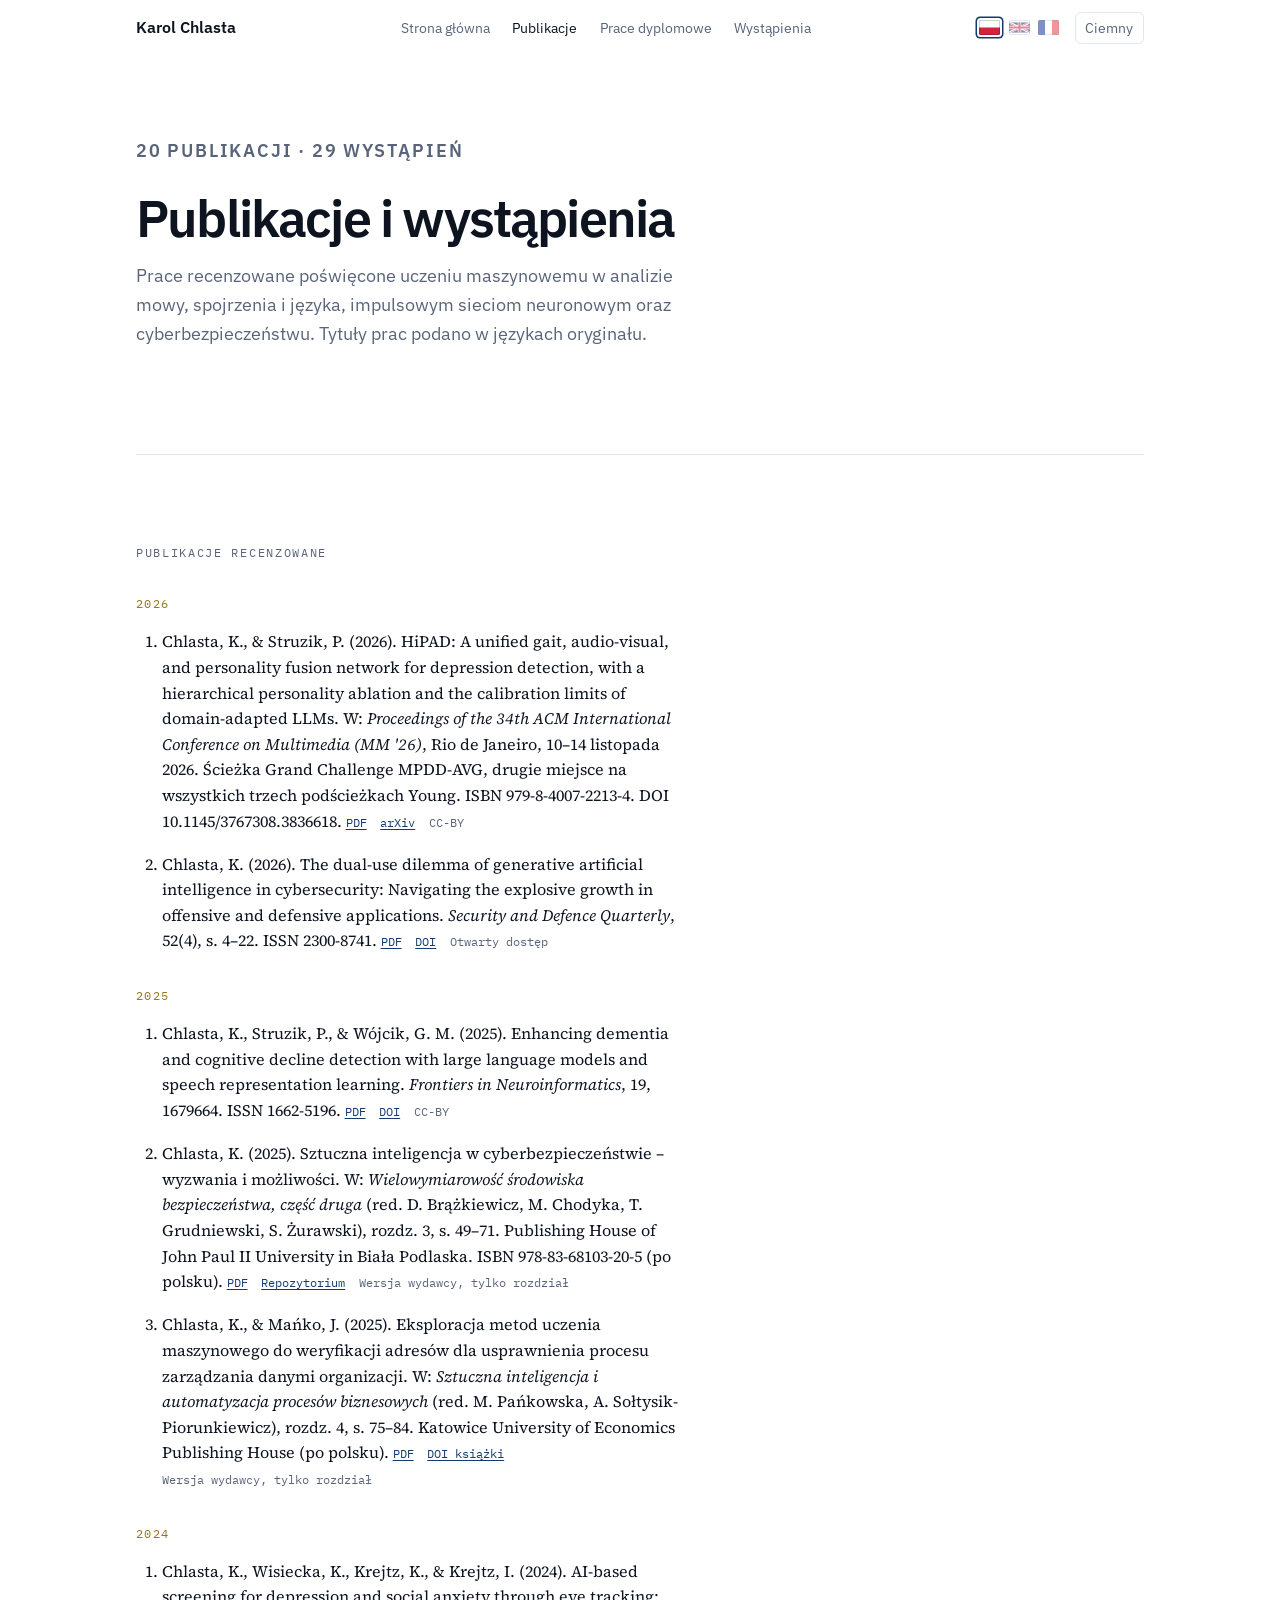
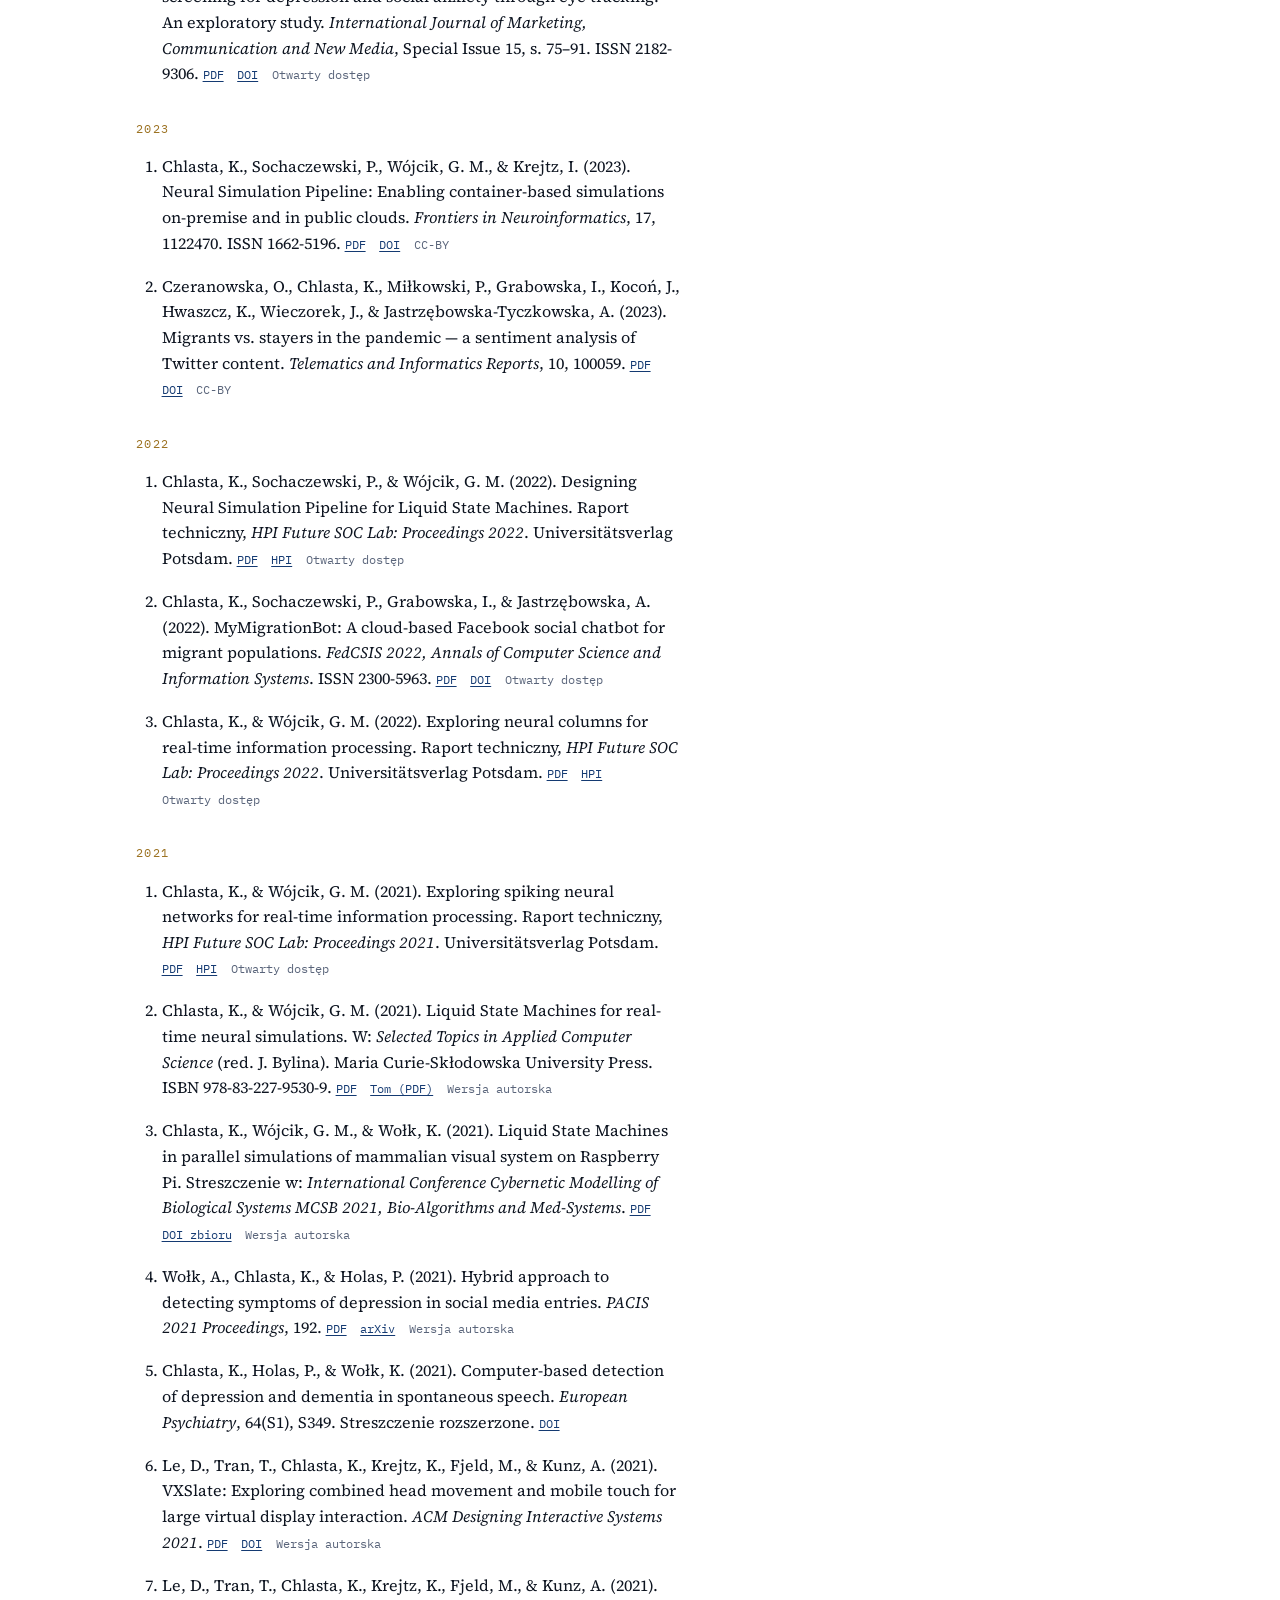
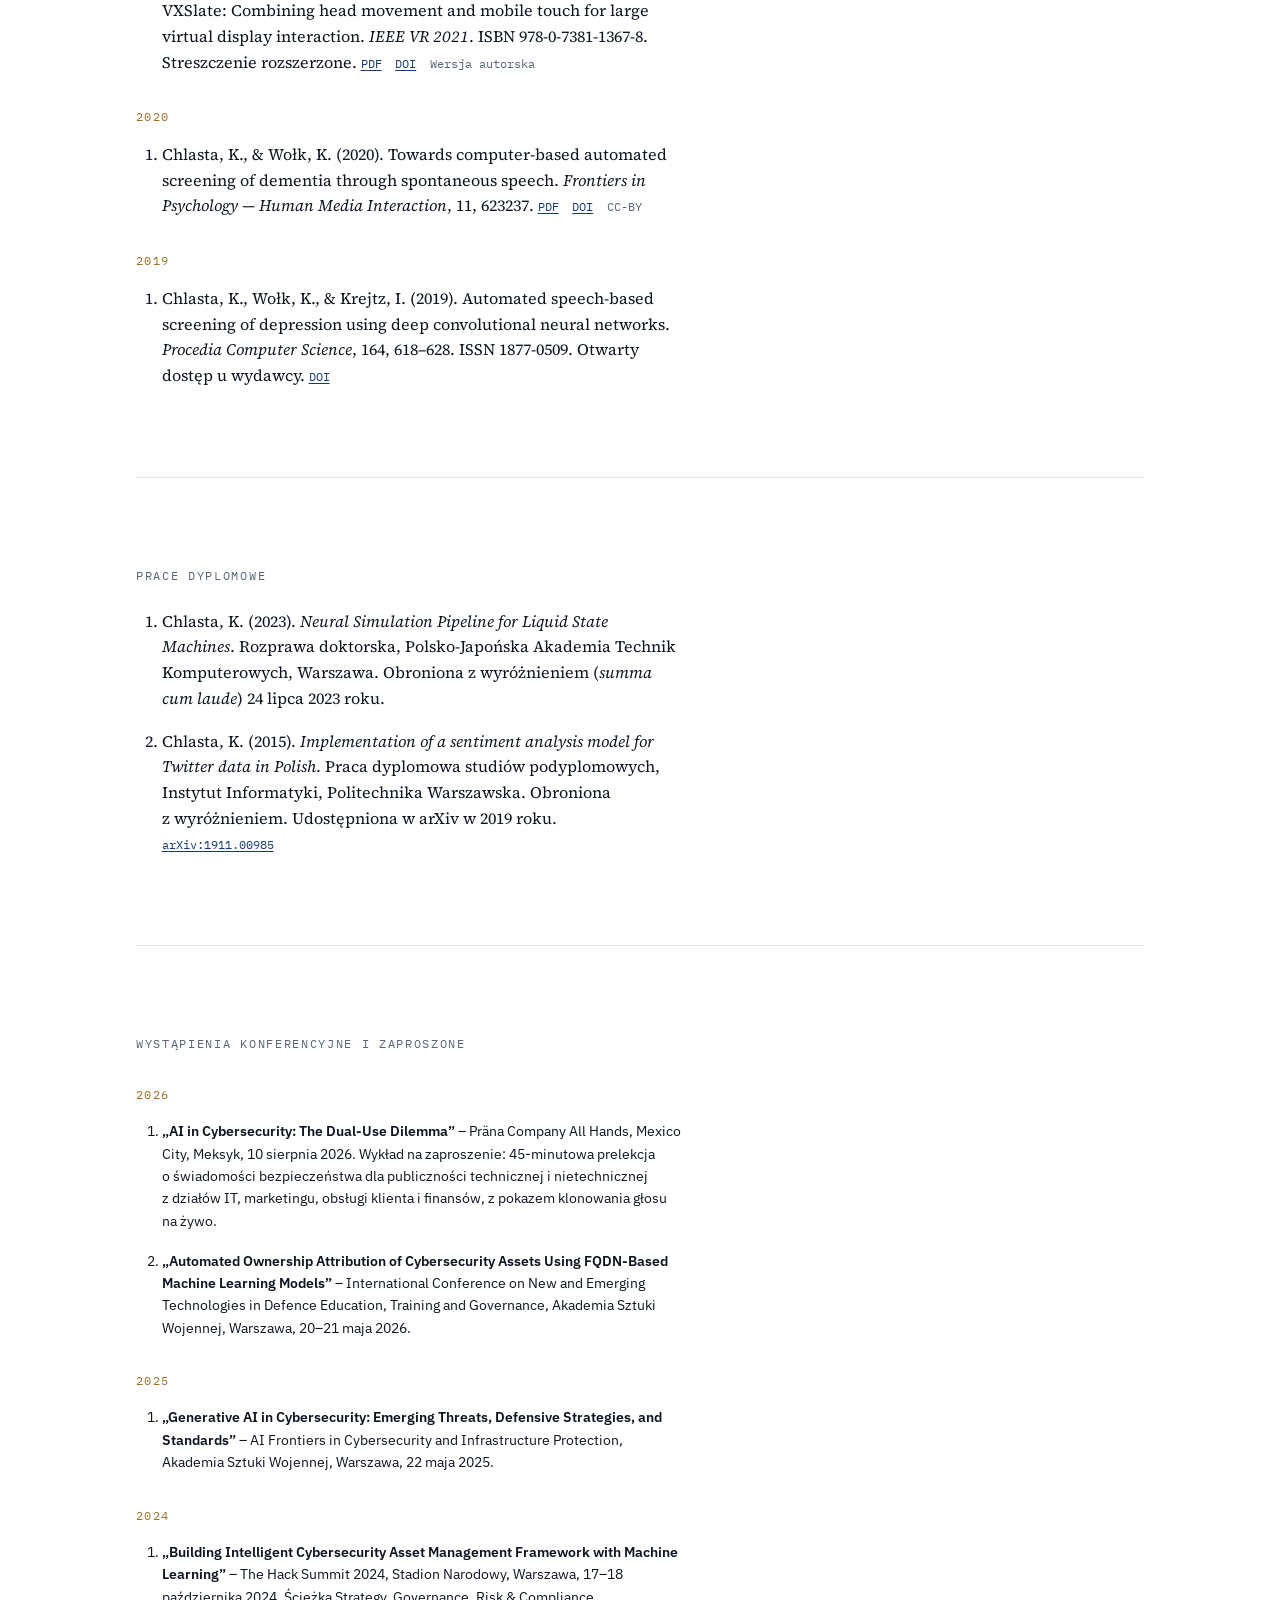
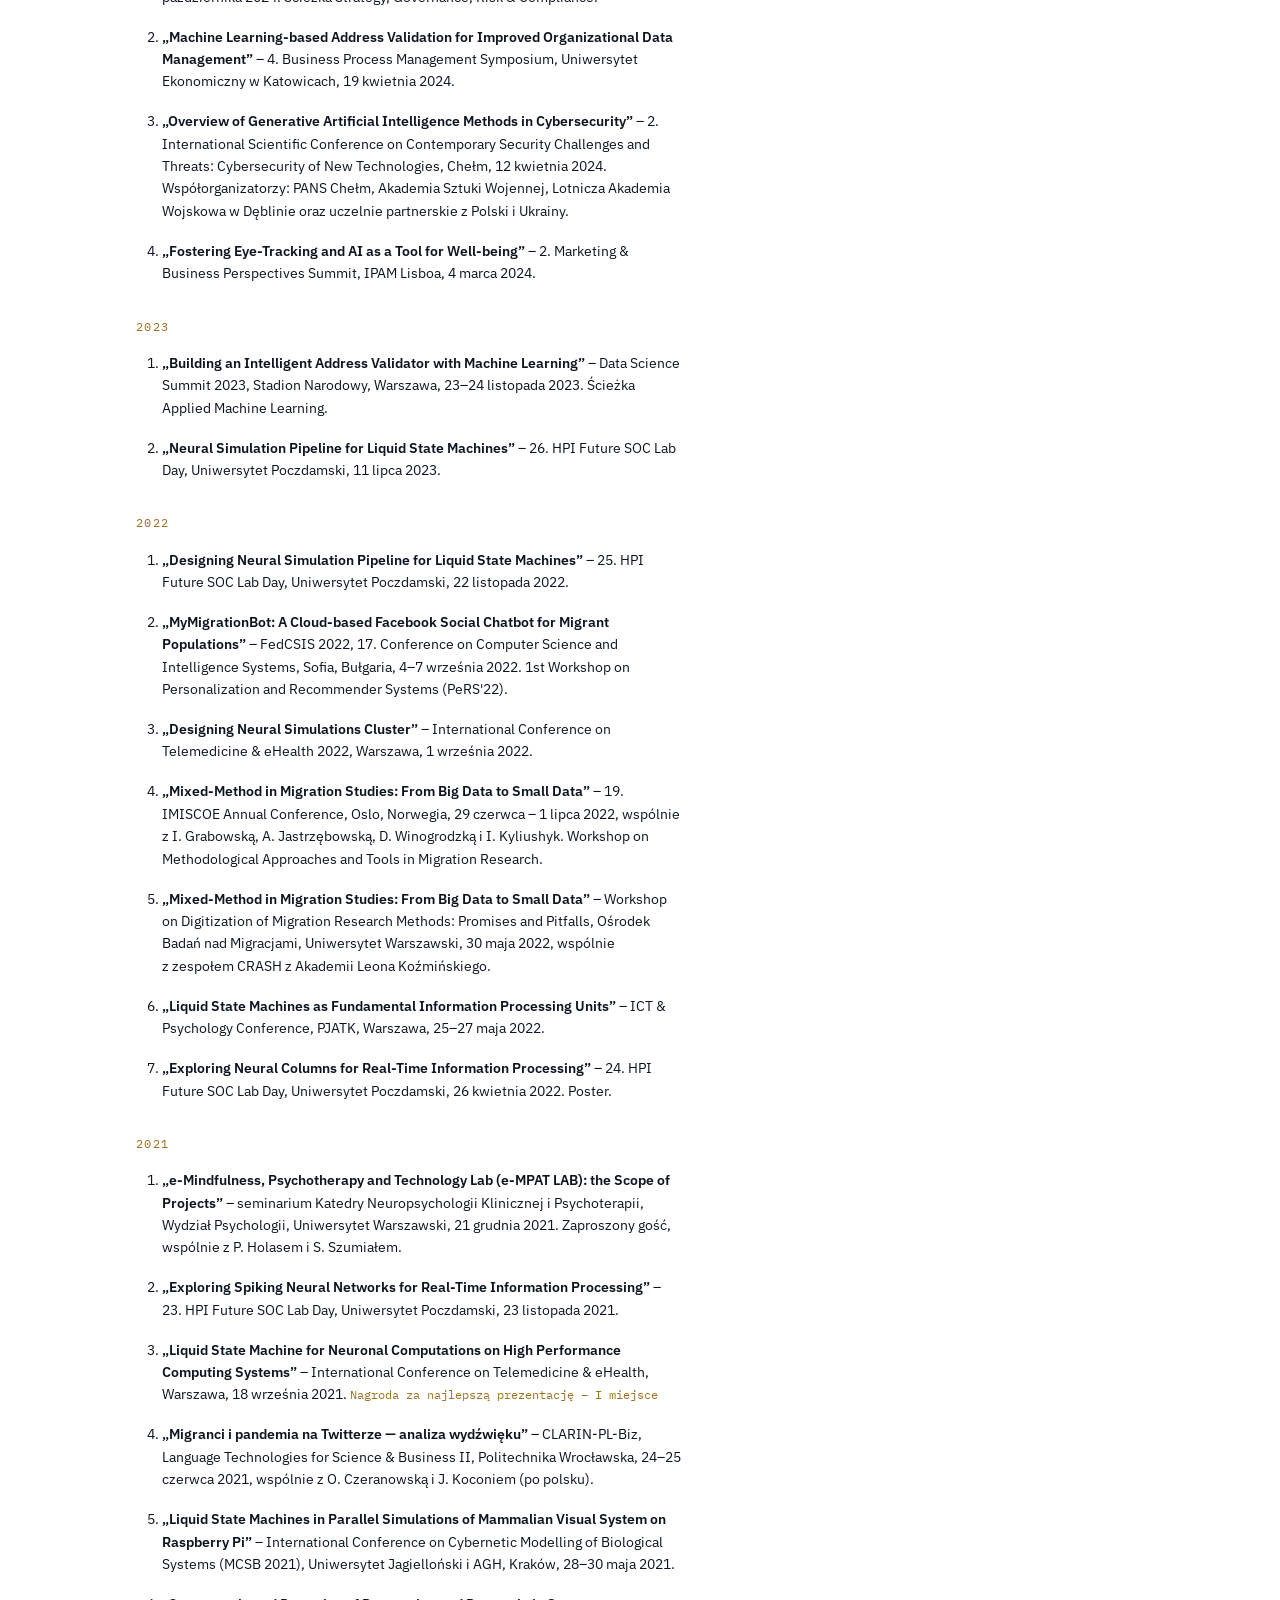
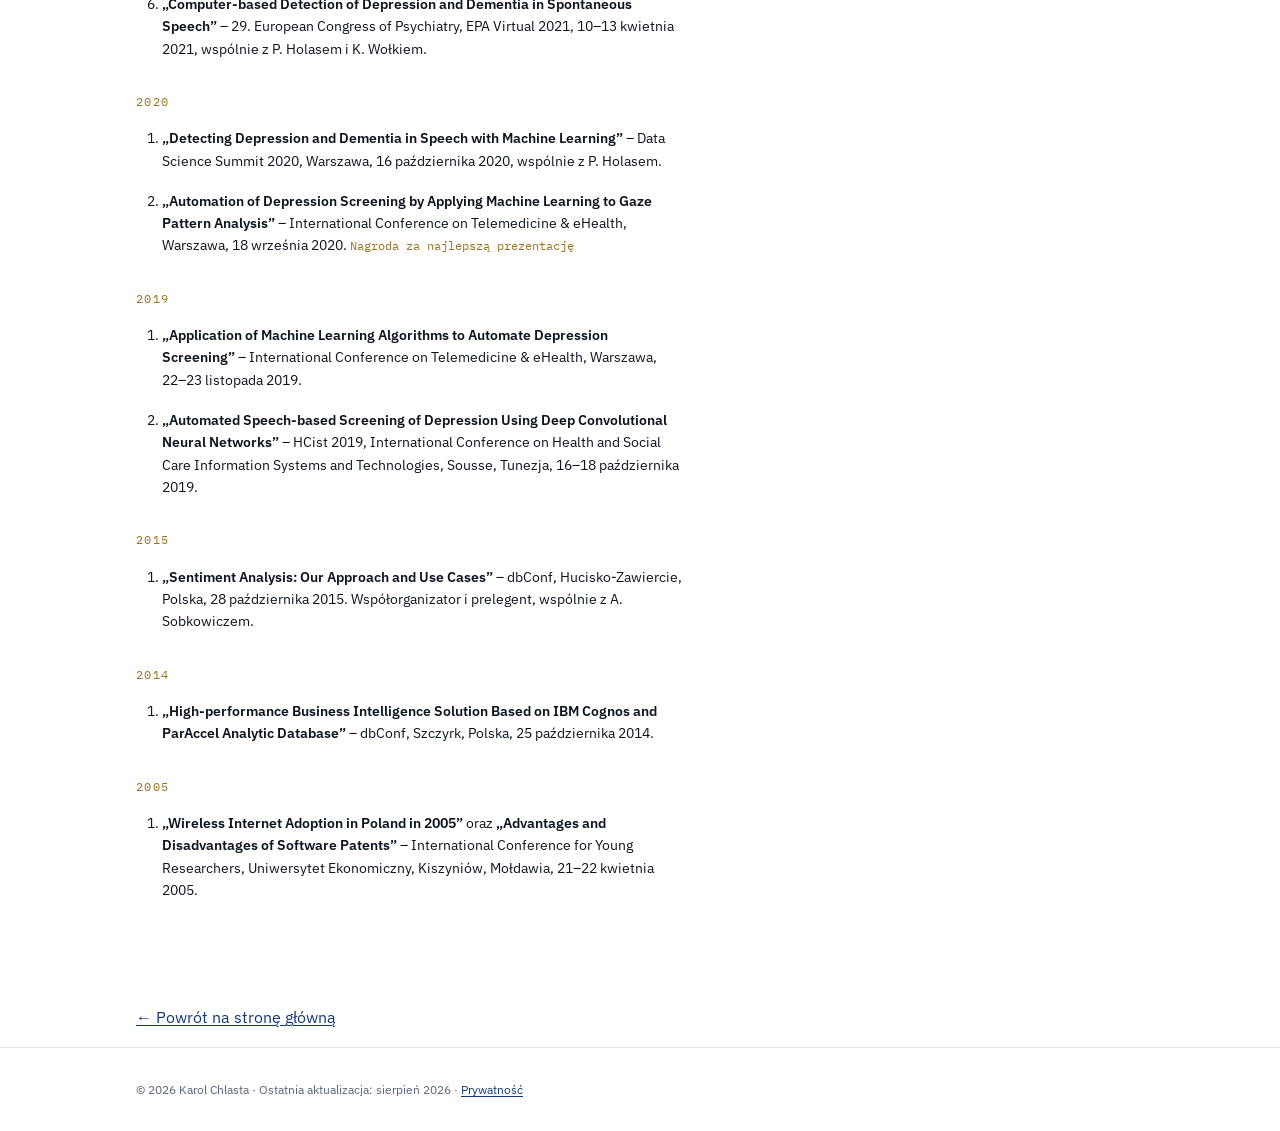
<file: pl/publikacje/index.html>
<!doctype html>
<html lang="pl">
<head>
<meta charset="utf-8">
<meta name="viewport" content="width=device-width, initial-scale=1">
<title>Publikacje i wystąpienia – Karol Chlasta</title>
<meta name="description" content="Dziewiętnaście publikacji recenzowanych i dwadzieścia dziewięć wystąpień konferencyjnych i zaproszonych dr. inż. Karola Chlasty – uczenie maszynowe w analizie mowy i spojrzenia, impulsowe sieci neuronowe, cyberbezpieczeństwo.">
<link rel="canonical" href="https://karol.chlasta.pl/pl/publikacje/">
<link rel="alternate" hreflang="en" href="https://karol.chlasta.pl/publications/">
<link rel="alternate" hreflang="pl" href="https://karol.chlasta.pl/pl/publikacje/">
<link rel="alternate" hreflang="fr" href="https://karol.chlasta.pl/fr/publications/">
<link rel="alternate" hreflang="x-default" href="https://karol.chlasta.pl/publications/">
<link rel="icon" href="/favicon.ico">
<link rel="manifest" href="/manifest.json">
<meta name="theme-color" content="#143a72">
<link rel="stylesheet" href="/assets/css/site.css">
</head>
<body>
<svg width="0" height="0" style="position:absolute" aria-hidden="true" focusable="false">
  <symbol id="f-pl" viewBox="0 0 21 15">
    <rect width="21" height="15" fill="#fff"/>
    <rect y="7.5" width="21" height="7.5" fill="#d4213d"/>
  </symbol>
  <symbol id="f-fr" viewBox="0 0 21 15">
    <rect width="21" height="15" fill="#fff"/>
    <rect width="7" height="15" fill="#002395"/>
    <rect x="14" width="7" height="15" fill="#ed2939"/>
  </symbol>
  <symbol id="f-gb" viewBox="0 0 60 30">
    <clipPath id="gb-a"><path d="M0,0 v30 h60 v-30 z"/></clipPath>
    <clipPath id="gb-b"><path d="M30,15 h30 v15 z v15 h-30 z h-30 v-15 z v-15 h30 z"/></clipPath>
    <g clip-path="url(#gb-a)">
      <path d="M0,0 v30 h60 v-30 z" fill="#012169"/>
      <path d="M0,0 L60,30 M60,0 L0,30" stroke="#fff" stroke-width="6"/>
      <path d="M0,0 L60,30 M60,0 L0,30" clip-path="url(#gb-b)" stroke="#c8102e" stroke-width="4"/>
      <path d="M30,0 v30 M0,15 h60" stroke="#fff" stroke-width="10"/>
      <path d="M30,0 v30 M0,15 h60" stroke="#c8102e" stroke-width="6"/>
    </g>
  </symbol>
</svg>
<a class="skip" href="#main">Przejdź do treści</a>

<nav class="nav" aria-label="Główna">
  <div class="wrap">
    <a href="/pl/"><strong>Karol Chlasta</strong></a>
    <ul>
      <li><a href="/pl/">Strona główna</a></li>
      <li><a href="/pl/publikacje/" aria-current="page">Publikacje</a></li>
      <li><a href="#theses">Prace dyplomowe</a></li>
      <li><a href="#talks">Wystąpienia</a></li>
    </ul>
    <div class="nav-right">
      <div class="lang">
        <a href="/pl/publikacje/" hreflang="pl" lang="pl" title="Polski" aria-current="true"><svg class="flag"><use href="#f-pl"/></svg><span class="sr">Polski</span></a>
        <a href="/publications/" hreflang="en" lang="en" title="English"><svg class="flag"><use href="#f-gb"/></svg><span class="sr">English</span></a>
        <a href="/fr/publications/" hreflang="fr" lang="fr" title="Français"><svg class="flag"><use href="#f-fr"/></svg><span class="sr">Français</span></a>
      </div>
      <button class="theme-toggle" type="button" hidden
              data-label-dark="Ciemny" data-label-light="Jasny"
              data-aria-dark="Przełącz na motyw ciemny"
              data-aria-light="Przełącz na motyw jasny">Ciemny</button>
    </div>
  </div>
</nav>

<main id="main" class="wrap">

  <header class="hero hero--solo">
    <div>
      <p class="eyebrow">20 publikacji · 29 wystąpień</p>
      <h1>Publikacje i&nbsp;wystąpienia</h1>
      <p>Prace recenzowane poświęcone uczeniu maszynowemu w&nbsp;analizie mowy,
        spojrzenia i&nbsp;języka, impulsowym sieciom neuronowym oraz
        cyberbezpieczeństwu. Tytuły prac podano w&nbsp;językach oryginału.</p>
    </div>
  </header>

  <!-- ==================== PUBLICATIONS ==================== -->
  <section class="section">
    <h2 class="sechead">Publikacje recenzowane</h2>

    <p class="year">2026</p>
    <ol class="pub-list" id="publications">
      <li class="pub">
        Chlasta, K., &amp; Struzik, P. (2026). HiPAD: A unified gait, audio-visual,
        and personality fusion network for depression detection, with a
        hierarchical personality ablation and the calibration limits of
        domain-adapted LLMs. W: <cite>Proceedings of the 34th ACM International
        Conference on Multimedia (MM '26)</cite>, Rio de Janeiro, 10–14 listopada
        2026. Ścieżka Grand Challenge MPDD-AVG, drugie miejsce na wszystkich
        trzech podścieżkach Young. ISBN 979-8-4007-2213-4. DOI 10.1145/3767308.3836618.
        <a class="pub-link" href="/assets/papers/2026-chlasta-hipad-depression-detection.pdf">PDF</a>
        <a class="pub-link" href="https://arxiv.org/abs/2610.14961">arXiv</a>
        <span class="licence">CC-BY</span>
      </li>
      <li class="pub">
        Chlasta, K. (2026). The dual-use dilemma of generative artificial
        intelligence in cybersecurity: Navigating the explosive growth in
        offensive and defensive applications.
        <cite>Security and Defence Quarterly</cite>, 52(4), s. 4–22.
        ISSN 2300-8741.
        <a class="pub-link" href="/assets/papers/2026-chlasta-dual-use-genai-cybersecurity.pdf">PDF</a>
        <a class="pub-link" href="https://doi.org/10.35467/sdq/217364">DOI</a>
        <span class="licence">Otwarty dostęp</span>
      </li>
    </ol>

    <p class="year">2025</p>
    <ol class="pub-list">
      <li class="pub">
        Chlasta, K., Struzik, P., &amp; Wójcik, G. M. (2025). Enhancing dementia
        and cognitive decline detection with large language models and speech
        representation learning. <cite>Frontiers in Neuroinformatics</cite>, 19,
        1679664. ISSN 1662-5196.
        <a class="pub-link" href="/assets/papers/2025-chlasta-dementia-llm-speech.pdf">PDF</a>
        <a class="pub-link" href="https://doi.org/10.3389/fninf.2025.1679664">DOI</a>
        <span class="licence">CC-BY</span>
      </li>
      <li class="pub" data-lang="pl">
        Chlasta, K. (2025). Sztuczna inteligencja w cyberbezpieczeństwie –
        wyzwania i możliwości. W: <cite>Wielowymiarowość środowiska
        bezpieczeństwa, część druga</cite> (red. D. Brążkiewicz, M. Chodyka,
        T. Grudniewski, S. Żurawski), rozdz. 3, s. 49–71. Publishing House of
        John Paul II University in Biała Podlaska. ISBN 978-83-68103-20-5
        (po polsku).
        <a class="pub-link" href="/assets/papers/2025-chlasta-ai-cybersecurity-pl.pdf">PDF</a>
        <a class="pub-link" href="https://hdl.handle.net/20.500.13044/2414">Repozytorium</a>
        <span class="licence">Wersja wydawcy, tylko rozdział</span>
      </li>
      <li class="pub" data-lang="pl">
        Chlasta, K., &amp; Mańko, J. (2025). Eksploracja metod uczenia
        maszynowego do weryfikacji adresów dla usprawnienia procesu zarządzania
        danymi organizacji. W: <cite>Sztuczna inteligencja i automatyzacja
        procesów biznesowych</cite> (red. M. Pańkowska, A. Sołtysik-Piorunkiewicz),
        rozdz. 4, s. 75–84. Katowice University of Economics Publishing House
        (po polsku).
        <a class="pub-link" href="/assets/papers/2025-chlasta-manko-address-validation-pl.pdf">PDF</a>
        <a class="pub-link" href="https://doi.org/10.22367/uekat.9788378759409">DOI książki</a>
        <span class="licence">Wersja wydawcy, tylko rozdział</span>
      </li>
    </ol>

    <p class="year">2024</p>
    <ol class="pub-list">
      <li class="pub">
        Chlasta, K., Wisiecka, K., Krejtz, K., &amp; Krejtz, I. (2024). AI-based
        screening for depression and social anxiety through eye tracking: An
        exploratory study. <cite>International Journal of Marketing,
        Communication and New Media</cite>, Special Issue 15, s. 75–91.
        ISSN 2182-9306.
        <a class="pub-link" href="/assets/papers/2024-chlasta-eye-tracking-depression-anxiety.pdf">PDF</a>
        <a class="pub-link" href="https://doi.org/10.54663/2182-9306.2024.SpecialIssueMBP.75-91">DOI</a>
        <span class="licence">Otwarty dostęp</span>
      </li>
    </ol>

    <p class="year">2023</p>
    <ol class="pub-list">
      <li class="pub">
        Chlasta, K., Sochaczewski, P., Wójcik, G. M., &amp; Krejtz, I. (2023).
        Neural Simulation Pipeline: Enabling container-based simulations
        on-premise and in public clouds. <cite>Frontiers in
        Neuroinformatics</cite>, 17, 1122470. ISSN 1662-5196.
        <a class="pub-link" href="/assets/papers/2023-chlasta-neural-simulation-pipeline.pdf">PDF</a>
        <a class="pub-link" href="https://doi.org/10.3389/fninf.2023.1122470">DOI</a>
        <span class="licence">CC-BY</span>
      </li>
      <li class="pub">
        Czeranowska, O., Chlasta, K., Miłkowski, P., Grabowska, I., Kocoń, J.,
        Hwaszcz, K., Wieczorek, J., &amp; Jastrzębowska-Tyczkowska, A. (2023).
        Migrants vs. stayers in the pandemic — a sentiment analysis of Twitter
        content. <cite>Telematics and Informatics Reports</cite>, 10, 100059.
        <a class="pub-link" href="/assets/papers/2023-czeranowska-migrants-stayers-sentiment.pdf">PDF</a>
        <a class="pub-link" href="https://doi.org/10.1016/j.teler.2023.100059">DOI</a>
        <span class="licence">CC-BY</span>
      </li>
    </ol>

    <p class="year">2022</p>
    <ol class="pub-list">
      <li class="pub">
        Chlasta, K., Sochaczewski, P., &amp; Wójcik, G. M. (2022). Designing
        Neural Simulation Pipeline for Liquid State Machines. Raport techniczny,
        <cite>HPI Future SOC Lab: Proceedings 2022</cite>. Universitätsverlag
        Potsdam.
        <a class="pub-link" href="/assets/papers/2022-chlasta-designing-nsp-lsm.pdf">PDF</a>
        <a class="pub-link" href="https://hpi.de/en/research/future-soc-lab/publications.html">HPI</a>
        <span class="licence">Otwarty dostęp</span>
      </li>
      <li class="pub">
        Chlasta, K., Sochaczewski, P., Grabowska, I., &amp; Jastrzębowska, A.
        (2022). MyMigrationBot: A cloud-based Facebook social chatbot for
        migrant populations. <cite>FedCSIS 2022, Annals of Computer Science and
        Information Systems</cite>. ISSN 2300-5963.
        <a class="pub-link" href="/assets/papers/2022-chlasta-mymigrationbot.pdf">PDF</a>
        <a class="pub-link" href="https://doi.org/10.15439/2022F187">DOI</a>
        <span class="licence">Otwarty dostęp</span>
      </li>
      <li class="pub">
        Chlasta, K., &amp; Wójcik, G. M. (2022). Exploring neural columns for
        real-time information processing. Raport techniczny, <cite>HPI Future SOC
        Lab: Proceedings 2022</cite>. Universitätsverlag Potsdam.
        <a class="pub-link" href="/assets/papers/2022-chlasta-neural-columns.pdf">PDF</a>
        <a class="pub-link" href="https://hpi.de/en/research/future-soc-lab/publications.html">HPI</a>
        <span class="licence">Otwarty dostęp</span>
      </li>
    </ol>

    <p class="year">2021</p>
    <ol class="pub-list">
      <li class="pub">
        Chlasta, K., &amp; Wójcik, G. M. (2021). Exploring spiking neural
        networks for real-time information processing. Raport techniczny,
        <cite>HPI Future SOC Lab: Proceedings 2021</cite>. Universitätsverlag
        Potsdam.
        <a class="pub-link" href="/assets/papers/2021-chlasta-spiking-neural-networks.pdf">PDF</a>
        <a class="pub-link" href="https://hpi.de/en/research/future-soc-lab/publications.html">HPI</a>
        <span class="licence">Otwarty dostęp</span>
      </li>
      <li class="pub">
        Chlasta, K., &amp; Wójcik, G. M. (2021). Liquid State Machines for
        real-time neural simulations. W: <cite>Selected Topics in Applied
        Computer Science</cite> (red. J. Bylina). Maria Curie-Skłodowska
        University Press. ISBN 978-83-227-9530-9.
        <a class="pub-link" href="/assets/papers/2021-chlasta-lsm-neural-simulations.pdf">PDF</a>
        <a class="pub-link" href="https://wydawnictwo.umcs.eu/js/elfinder/files/Ebook/Selected%20Topics%20in%20Applied%20Computer%20Science%20(vol.%20I).pdf">Tom (PDF)</a>
        <span class="licence">Wersja autorska</span>
      </li>
      <li class="pub">
        Chlasta, K., Wójcik, G. M., &amp; Wołk, K. (2021). Liquid State Machines
        in parallel simulations of mammalian visual system on Raspberry Pi.
        Streszczenie w: <cite>International Conference Cybernetic Modelling of
        Biological Systems MCSB 2021, Bio-Algorithms and Med-Systems</cite>.
        <a class="pub-link" href="/assets/papers/2021-chlasta-lsm-raspberry-pi.pdf">PDF</a>
        <a class="pub-link" href="https://doi.org/10.1515/bams-2021-0050">DOI zbioru</a>
        <span class="licence">Wersja autorska</span>
      </li>
      <li class="pub">
        Wołk, A., Chlasta, K., &amp; Holas, P. (2021). Hybrid approach to
        detecting symptoms of depression in social media entries.
        <cite>PACIS 2021 Proceedings</cite>, 192.
        <a class="pub-link" href="/assets/papers/2021-wolk-hybrid-depression-social-media.pdf">PDF</a>
        <a class="pub-link" href="https://arxiv.org/abs/2106.10485">arXiv</a>
        <span class="licence">Wersja autorska</span>
      </li>
      <li class="pub">
        Chlasta, K., Holas, P., &amp; Wołk, K. (2021). Computer-based detection
        of depression and dementia in spontaneous speech. <cite>European
        Psychiatry</cite>, 64(S1), S349. Streszczenie rozszerzone.
        <a class="pub-link" href="https://doi.org/10.1192/j.eurpsy.2021.936">DOI</a>
      </li>
      <li class="pub">
        Le, D., Tran, T., Chlasta, K., Krejtz, K., Fjeld, M., &amp; Kunz, A.
        (2021). VXSlate: Exploring combined head movement and mobile touch for
        large virtual display interaction. <cite>ACM Designing Interactive
        Systems 2021</cite>.
        <a class="pub-link" href="/assets/papers/2021-le-vxslate-dis.pdf">PDF</a>
        <a class="pub-link" href="https://doi.org/10.1145/3461778.3462076">DOI</a>
        <span class="licence">Wersja autorska</span>
      </li>
      <li class="pub">
        Le, D., Tran, T., Chlasta, K., Krejtz, K., Fjeld, M., &amp; Kunz, A.
        (2021). VXSlate: Combining head movement and mobile touch for large
        virtual display interaction. <cite>IEEE VR 2021</cite>.
        ISBN 978-0-7381-1367-8. Streszczenie rozszerzone.
        <a class="pub-link" href="/assets/papers/2021-le-vxslate-ieeevr.pdf">PDF</a>
        <a class="pub-link" href="https://doi.org/10.1109/VRW52623.2021.00146">DOI</a>
        <span class="licence">Wersja autorska</span>
      </li>
    </ol>

    <p class="year">2020</p>
    <ol class="pub-list">
      <li class="pub">
        Chlasta, K., &amp; Wołk, K. (2020). Towards computer-based automated
        screening of dementia through spontaneous speech. <cite>Frontiers in
        Psychology — Human Media Interaction</cite>, 11, 623237.
        <a class="pub-link" href="/assets/papers/2020-chlasta-dementia-spontaneous-speech.pdf">PDF</a>
        <a class="pub-link" href="https://doi.org/10.3389/fpsyg.2020.623237">DOI</a>
        <span class="licence">CC-BY</span>
      </li>
    </ol>

    <p class="year">2019</p>
    <ol class="pub-list">
      <li class="pub">
        Chlasta, K., Wołk, K., &amp; Krejtz, I. (2019). Automated speech-based
        screening of depression using deep convolutional neural networks.
        <cite>Procedia Computer Science</cite>, 164, 618–628. ISSN 1877-0509.
        Otwarty dostęp u&nbsp;wydawcy.
        <a class="pub-link" href="https://doi.org/10.1016/j.procs.2019.12.228">DOI</a>
      </li>
    </ol>
  </section>

  <!-- ==================== THESES ==================== -->
  <section class="section">
    <h2 class="sechead">Prace dyplomowe</h2>
    <ol class="pub-list" id="theses">
      <li class="thesis">
        Chlasta, K. (2023). <cite>Neural Simulation Pipeline for Liquid State
        Machines</cite>. Rozprawa doktorska, Polsko-Japońska Akademia Technik
        Komputerowych, Warszawa. Obroniona z&nbsp;wyróżnieniem
        (<em>summa cum laude</em>) 24 lipca 2023 roku.
      </li>
      <li class="thesis">
        Chlasta, K. (2015). <cite>Implementation of a sentiment analysis model
        for Twitter data in Polish</cite>. Praca dyplomowa studiów
        podyplomowych, Instytut Informatyki, Politechnika Warszawska. Obroniona
        z&nbsp;wyróżnieniem. Udostępniona w&nbsp;arXiv w&nbsp;2019 roku.
        <a class="pub-link" href="https://arxiv.org/abs/1911.00985">arXiv:1911.00985</a>
      </li>
    </ol>
  </section>

  <!-- ==================== TALKS ==================== -->
  <section class="section" id="talks">
    <h2 class="sechead">Wystąpienia konferencyjne i&nbsp;zaproszone</h2>

    <p class="year">2026</p>
    <ol class="talk-list">
      <li class="talk">
        <strong>„AI in Cybersecurity: The Dual-Use Dilemma”</strong> – Präna
        Company All Hands, Mexico City, Meksyk, 10 sierpnia 2026. Wykład na
        zaproszenie: 45-minutowa prelekcja o&nbsp;świadomości bezpieczeństwa
        dla publiczności technicznej i&nbsp;nietechnicznej z&nbsp;działów IT,
        marketingu, obsługi klienta i&nbsp;finansów, z&nbsp;pokazem klonowania
        głosu na żywo.
      </li>
      <li class="talk">
        <strong>„Automated Ownership Attribution of Cybersecurity Assets Using
        FQDN-Based Machine Learning Models”</strong> – International Conference
        on New and Emerging Technologies in Defence Education, Training and
        Governance, Akademia Sztuki Wojennej, Warszawa, 20–21 maja 2026.
      </li>
    </ol>

    <p class="year">2025</p>
    <ol class="talk-list">
      <li class="talk">
        <strong>„Generative AI in Cybersecurity: Emerging Threats, Defensive
        Strategies, and Standards”</strong> – AI Frontiers in Cybersecurity and
        Infrastructure Protection, Akademia Sztuki Wojennej, Warszawa,
        22 maja 2025.
      </li>
    </ol>

    <p class="year">2024</p>
    <ol class="talk-list">
      <li class="talk">
        <strong>„Building Intelligent Cybersecurity Asset Management Framework
        with Machine Learning”</strong> – The Hack Summit 2024, Stadion
        Narodowy, Warszawa, 17–18 października 2024. Ścieżka Strategy,
        Governance, Risk &amp; Compliance.
      </li>
      <li class="talk">
        <strong>„Machine Learning-based Address Validation for Improved
        Organizational Data Management”</strong> – 4. Business Process
        Management Symposium, Uniwersytet Ekonomiczny w&nbsp;Katowicach,
        19 kwietnia 2024.
      </li>
      <li class="talk">
        <strong>„Overview of Generative Artificial Intelligence Methods in
        Cybersecurity”</strong> – 2. International Scientific Conference on
        Contemporary Security Challenges and Threats: Cybersecurity of New
        Technologies, Chełm, 12 kwietnia 2024. Współorganizatorzy: PANS Chełm,
        Akademia Sztuki Wojennej, Lotnicza Akademia Wojskowa w&nbsp;Dęblinie
        oraz uczelnie partnerskie z&nbsp;Polski i&nbsp;Ukrainy.
      </li>
      <li class="talk">
        <strong>„Fostering Eye-Tracking and AI as a Tool for
        Well-being”</strong> – 2. Marketing &amp; Business Perspectives
        Summit, IPAM Lisboa, 4 marca 2024.
      </li>
    </ol>

    <p class="year">2023</p>
    <ol class="talk-list">
      <li class="talk">
        <strong>„Building an Intelligent Address Validator with Machine
        Learning”</strong> – Data Science Summit 2023, Stadion Narodowy,
        Warszawa, 23–24 listopada 2023. Ścieżka Applied Machine Learning.
      </li>
      <li class="talk">
        <strong>„Neural Simulation Pipeline for Liquid State
        Machines”</strong> – 26. HPI Future SOC Lab Day, Uniwersytet
        Poczdamski, 11 lipca 2023.
      </li>
    </ol>

    <p class="year">2022</p>
    <ol class="talk-list">
      <li class="talk">
        <strong>„Designing Neural Simulation Pipeline for Liquid State
        Machines”</strong> – 25. HPI Future SOC Lab Day, Uniwersytet
        Poczdamski, 22 listopada 2022.
      </li>
      <li class="talk">
        <strong>„MyMigrationBot: A Cloud-based Facebook Social Chatbot for
        Migrant Populations”</strong> – FedCSIS 2022, 17. Conference on
        Computer Science and Intelligence Systems, Sofia, Bułgaria,
        4–7 września 2022. 1st Workshop on Personalization and Recommender
        Systems (PeRS'22).
      </li>
      <li class="talk">
        <strong>„Designing Neural Simulations Cluster”</strong> –
        International Conference on Telemedicine &amp; eHealth 2022, Warszawa,
        1 września 2022.
      </li>
      <li class="talk">
        <strong>„Mixed-Method in Migration Studies: From Big Data to Small
        Data”</strong> – 19. IMISCOE Annual Conference, Oslo, Norwegia,
        29 czerwca – 1 lipca 2022, wspólnie z&nbsp;I. Grabowską,
        A. Jastrzębowską, D. Winogrodzką i&nbsp;I. Kyliushyk. Workshop on
        Methodological Approaches and Tools in Migration Research.
      </li>
      <li class="talk">
        <strong>„Mixed-Method in Migration Studies: From Big Data to Small
        Data”</strong> – Workshop on Digitization of Migration Research
        Methods: Promises and Pitfalls, Ośrodek Badań nad Migracjami,
        Uniwersytet Warszawski, 30 maja 2022, wspólnie z&nbsp;zespołem CRASH
        z&nbsp;Akademii Leona Koźmińskiego.
      </li>
      <li class="talk">
        <strong>„Liquid State Machines as Fundamental Information Processing
        Units”</strong> – ICT &amp; Psychology Conference, PJATK, Warszawa,
        25–27 maja 2022.
      </li>
      <li class="talk">
        <strong>„Exploring Neural Columns for Real-Time Information
        Processing”</strong> – 24. HPI Future SOC Lab Day, Uniwersytet
        Poczdamski, 26 kwietnia 2022. Poster.
      </li>
    </ol>

    <p class="year">2021</p>
    <ol class="talk-list">
      <li class="talk">
        <strong>„e-Mindfulness, Psychotherapy and Technology Lab (e-MPAT LAB):
        the Scope of Projects”</strong> – seminarium Katedry Neuropsychologii
        Klinicznej i&nbsp;Psychoterapii, Wydział Psychologii, Uniwersytet
        Warszawski, 21 grudnia 2021. Zaproszony gość, wspólnie
        z&nbsp;P. Holasem i&nbsp;S. Szumiałem.
      </li>
      <li class="talk">
        <strong>„Exploring Spiking Neural Networks for Real-Time Information
        Processing”</strong> – 23. HPI Future SOC Lab Day, Uniwersytet
        Poczdamski, 23 listopada 2021.
      </li>
      <li class="talk">
        <strong>„Liquid State Machine for Neuronal Computations on High
        Performance Computing Systems”</strong> – International Conference on
        Telemedicine &amp; eHealth, Warszawa, 18 września 2021.
        <span class="award">Nagroda za najlepszą prezentację – I&nbsp;miejsce</span>
      </li>
      <li class="talk" data-lang="pl">
        <strong>„Migranci i pandemia na Twitterze — analiza
        wydźwięku”</strong> – CLARIN-PL-Biz, Language Technologies for Science
        &amp; Business II, Politechnika Wrocławska, 24–25 czerwca 2021,
        wspólnie z&nbsp;O. Czeranowską i&nbsp;J. Koconiem (po polsku).
      </li>
      <li class="talk">
        <strong>„Liquid State Machines in Parallel Simulations of Mammalian
        Visual System on Raspberry Pi”</strong> – International Conference on
        Cybernetic Modelling of Biological Systems (MCSB 2021), Uniwersytet
        Jagielloński i&nbsp;AGH, Kraków, 28–30 maja 2021.
      </li>
      <li class="talk">
        <strong>„Computer-based Detection of Depression and Dementia in
        Spontaneous Speech”</strong> – 29. European Congress of Psychiatry,
        EPA Virtual 2021, 10–13 kwietnia 2021, wspólnie z&nbsp;P. Holasem
        i&nbsp;K. Wołkiem.
      </li>
    </ol>

    <p class="year">2020</p>
    <ol class="talk-list">
      <li class="talk">
        <strong>„Detecting Depression and Dementia in Speech with Machine
        Learning”</strong> – Data Science Summit 2020, Warszawa,
        16 października 2020, wspólnie z&nbsp;P. Holasem.
      </li>
      <li class="talk">
        <strong>„Automation of Depression Screening by Applying Machine
        Learning to Gaze Pattern Analysis”</strong> – International Conference
        on Telemedicine &amp; eHealth, Warszawa, 18 września 2020.
        <span class="award">Nagroda za najlepszą prezentację</span>
      </li>
    </ol>

    <p class="year">2019</p>
    <ol class="talk-list">
      <li class="talk">
        <strong>„Application of Machine Learning Algorithms to Automate
        Depression Screening”</strong> – International Conference on
        Telemedicine &amp; eHealth, Warszawa, 22–23 listopada 2019.
      </li>
      <li class="talk">
        <strong>„Automated Speech-based Screening of Depression Using Deep
        Convolutional Neural Networks”</strong> – HCist 2019, International
        Conference on Health and Social Care Information Systems and
        Technologies, Sousse, Tunezja, 16–18 października 2019.
      </li>
    </ol>

    <p class="year">2015</p>
    <ol class="talk-list">
      <li class="talk">
        <strong>„Sentiment Analysis: Our Approach and Use Cases”</strong> –
        dbConf, Hucisko-Zawiercie, Polska, 28 października 2015.
        Współorganizator i&nbsp;prelegent, wspólnie z&nbsp;A. Sobkowiczem.
      </li>
    </ol>

    <p class="year">2014</p>
    <ol class="talk-list">
      <li class="talk">
        <strong>„High-performance Business Intelligence Solution Based on IBM
        Cognos and ParAccel Analytic Database”</strong> – dbConf, Szczyrk,
        Polska, 25 października 2014.
      </li>
    </ol>

    <p class="year">2005</p>
    <ol class="talk-list">
      <li class="talk">
        <strong>„Wireless Internet Adoption in Poland in 2005”</strong> oraz
        <strong>„Advantages and Disadvantages of Software Patents”</strong> –
        International Conference for Young Researchers, Uniwersytet
        Ekonomiczny, Kiszyniów, Mołdawia, 21–22 kwietnia 2005.
      </li>
    </ol>
  </section>

  <p><a href="/pl/">← Powrót na stronę główną</a></p>

</main>

<footer class="site">
  <div class="wrap">© 2026 Karol Chlasta · Ostatnia aktualizacja: sierpień 2026 · <a href="/pl/prywatnosc/">Prywatność</a></div>
</footer>

<script src="/assets/js/site.js" defer></script>
</body>
</html>
</file>
<file: assets/css/site.css>
/* ==========================================================================
   karol.chlasta.pl
   Visual direction "Signal": light, product-landing, sans-serif.
   Palette derived from the Kozminski University portrait session —
   navy backdrop, gold tie.
   ========================================================================== */

/* --- fonts ---------------------------------------------------------------- */

/* IBM Plex Sans — headings, UI, running text */
@font-face {
  font-family: "IBM Plex Sans";
  font-style: normal;
  font-weight: 400;
  font-display: swap;
  src: url("../fonts/ibm-plex-sans-latin-400-normal.woff2") format("woff2");
  unicode-range: U+0000-00FF, U+0131, U+0152-0153, U+02BB-02BC, U+2000-206F,
    U+2074, U+20AC, U+2122, U+2191, U+2193, U+2212, U+2215;
}
@font-face {
  font-family: "IBM Plex Sans";
  font-style: normal;
  font-weight: 400;
  font-display: swap;
  src: url("../fonts/ibm-plex-sans-latin-ext-400-normal.woff2") format("woff2");
  unicode-range: U+0100-024F, U+0259, U+1E00-1EFF, U+2020, U+20A0-20AB,
    U+20AD-20CF, U+2113, U+2C60-2C7F, U+A720-A7FF;
}
@font-face {
  font-family: "IBM Plex Sans";
  font-style: normal;
  font-weight: 600;
  font-display: swap;
  src: url("../fonts/ibm-plex-sans-latin-600-normal.woff2") format("woff2");
  unicode-range: U+0000-00FF, U+0131, U+0152-0153, U+02BB-02BC, U+2000-206F,
    U+2074, U+20AC, U+2122, U+2191, U+2193, U+2212, U+2215;
}
@font-face {
  font-family: "IBM Plex Sans";
  font-style: normal;
  font-weight: 600;
  font-display: swap;
  src: url("../fonts/ibm-plex-sans-latin-ext-600-normal.woff2") format("woff2");
  unicode-range: U+0100-024F, U+0259, U+1E00-1EFF, U+2020, U+20A0-20AB,
    U+20AD-20CF, U+2113, U+2C60-2C7F, U+A720-A7FF;
}

/* IBM Plex Mono — labels, years, metadata */
@font-face {
  font-family: "IBM Plex Mono";
  font-style: normal;
  font-weight: 400;
  font-display: swap;
  src: url("../fonts/ibm-plex-mono-latin-400-normal.woff2") format("woff2");
  unicode-range: U+0000-00FF, U+0131, U+0152-0153, U+02BB-02BC, U+2000-206F,
    U+2074, U+20AC, U+2122, U+2191, U+2193, U+2212, U+2215;
}
@font-face {
  font-family: "IBM Plex Mono";
  font-style: normal;
  font-weight: 400;
  font-display: swap;
  src: url("../fonts/ibm-plex-mono-latin-ext-400-normal.woff2") format("woff2");
  unicode-range: U+0100-024F, U+0259, U+1E00-1EFF, U+2020, U+20A0-20AB,
    U+20AD-20CF, U+2113, U+2C60-2C7F, U+A720-A7FF;
}

/* Source Serif 4 — publication entries and the long bio paragraph only */
@font-face {
  font-family: "Source Serif 4";
  font-style: normal;
  font-weight: 400;
  font-display: swap;
  src: url("../fonts/source-serif-4-latin-400-normal.woff2") format("woff2");
  unicode-range: U+0000-00FF, U+0131, U+0152-0153, U+02BB-02BC, U+2000-206F,
    U+2074, U+20AC, U+2122, U+2191, U+2193, U+2212, U+2215;
}
@font-face {
  font-family: "Source Serif 4";
  font-style: normal;
  font-weight: 400;
  font-display: swap;
  src: url("../fonts/source-serif-4-latin-ext-400-normal.woff2") format("woff2");
  unicode-range: U+0100-024F, U+0259, U+1E00-1EFF, U+2020, U+20A0-20AB,
    U+20AD-20CF, U+2113, U+2C60-2C7F, U+A720-A7FF;
}
@font-face {
  font-family: "Source Serif 4";
  font-style: italic;
  font-weight: 400;
  font-display: swap;
  src: url("../fonts/source-serif-4-latin-400-italic.woff2") format("woff2");
  unicode-range: U+0000-00FF, U+0131, U+0152-0153, U+02BB-02BC, U+2000-206F,
    U+2074, U+20AC, U+2122, U+2191, U+2193, U+2212, U+2215;
}
@font-face {
  font-family: "Source Serif 4";
  font-style: italic;
  font-weight: 400;
  font-display: swap;
  src: url("../fonts/source-serif-4-latin-ext-400-italic.woff2") format("woff2");
  unicode-range: U+0100-024F, U+0259, U+1E00-1EFF, U+2020, U+20A0-20AB,
    U+20AD-20CF, U+2113, U+2C60-2C7F, U+A720-A7FF;
}

/* --- tokens --------------------------------------------------------------- */

:root {
  --paper: #ffffff;
  --panel: #f3f6fa;
  --ink: #0d1420;
  --muted: #59647a;
  --hair: #e1e7ef;
  --navy: #143a72;
  --gold: #9c7222;
  --flagline: rgba(13, 20, 32, 0.2);

  --sans: "IBM Plex Sans", -apple-system, BlinkMacSystemFont, "Segoe UI", Roboto, sans-serif;
  --serif: "Source Serif 4", Georgia, "Times New Roman", serif;
  --mono: "IBM Plex Mono", ui-monospace, Menlo, Consolas, monospace;

  --step--2: 0.75rem;
  --step--1: 0.875rem;
  --step-0: 1rem;
  --step-1: 1.125rem;
  --step-2: 1.375rem;
  --step-3: 1.75rem;
  --step-4: 2.5rem;
  --step-5: 3.25rem;

  --measure: 65ch;
  --gutter: clamp(1rem, 4vw, 2.5rem);
  --page: 68rem;
}

@media (prefers-color-scheme: dark) {
  :root {
    --paper: #0d1218;
    --panel: #151d28;
    --ink: #e6eaf1;
    --muted: #8593a8;
    --hair: #222c39;
    --navy: #86abe9;
    --gold: #d3a24a;
    --flagline: rgba(230, 234, 241, 0.3);
  }
}

:root[data-theme="dark"] {
  --paper: #0d1218;
  --panel: #151d28;
  --ink: #e6eaf1;
  --muted: #8593a8;
  --hair: #222c39;
  --navy: #86abe9;
  --gold: #d3a24a;
  --flagline: rgba(230, 234, 241, 0.3);
}

:root[data-theme="light"] {
  --paper: #ffffff;
  --panel: #f3f6fa;
  --ink: #0d1420;
  --muted: #59647a;
  --hair: #e1e7ef;
  --navy: #143a72;
  --gold: #9c7222;
  --flagline: rgba(13, 20, 32, 0.2);
}

/* --- focus --------------------------------------------------------------- */

:focus-visible {
  outline: 2px solid var(--navy);
  outline-offset: 3px;
  border-radius: 2px;
}

/* --- reset and base ------------------------------------------------------ */

*, *::before, *::after { box-sizing: border-box; }

html { -webkit-text-size-adjust: 100%; scroll-behavior: smooth; }

body {
  margin: 0;
  background: var(--paper);
  color: var(--ink);
  font-family: var(--sans);
  font-size: var(--step-0);
  line-height: 1.6;
  -webkit-font-smoothing: antialiased;
}

img { max-width: 100%; height: auto; }

a { color: var(--navy); text-decoration-thickness: 1px; text-underline-offset: 2px; }

h1, h2, h3, h4 { text-wrap: balance; letter-spacing: -0.022em; margin: 0; }

.skip { position: absolute; left: -9999px; }
.skip:focus {
  left: var(--gutter);
  top: 0.5rem;
  z-index: 10;
  background: var(--paper);
  padding: 0.6rem 1rem;
  border: 1px solid var(--hair);
}

.wrap { max-width: var(--page); margin: 0 auto; padding-inline: var(--gutter); }

.eyebrow {
  font-size: var(--step--2);
  letter-spacing: 0.1em;
  text-transform: uppercase;
  color: var(--gold);
  font-weight: 600;
  margin: 0;
}

.sechead {
  font-family: var(--mono);
  font-size: var(--step--2);
  letter-spacing: 0.14em;
  text-transform: uppercase;
  color: var(--muted);
  margin-bottom: 1.5rem;
  font-weight: 400;
}

.section { padding-block: clamp(3rem, 7vw, 5.5rem); border-top: 1px solid var(--hair); }

.note { font-size: var(--step--2); color: var(--muted); }

/* --- navigation ---------------------------------------------------------- */

.nav {
  position: sticky;
  top: 0;
  z-index: 5;
  background: var(--paper);
  border-bottom: 1px solid transparent;
  transition: border-color 160ms ease;
}
.nav[data-scrolled="true"] { border-bottom-color: var(--hair); }
.nav .wrap {
  display: flex;
  align-items: center;
  justify-content: space-between;
  gap: 1rem;
  min-height: 3.5rem;
  flex-wrap: wrap;
}
.nav a { color: inherit; text-decoration: none; }
.nav strong { font-weight: 600; }
.nav ul {
  list-style: none;
  display: flex;
  gap: clamp(0.75rem, 2vw, 1.4rem);
  margin: 0;
  padding: 0;
  font-size: var(--step--1);
  color: var(--muted);
  flex-wrap: wrap;
}
.nav ul a:hover, .nav ul a[aria-current="page"] { color: var(--ink); }

.theme-toggle {
  font: inherit;
  font-size: var(--step--1);
  color: var(--muted);
  background: none;
  border: 1px solid var(--hair);
  border-radius: 0.35rem;
  padding: 0.25rem 0.6rem;
  cursor: pointer;
}
.theme-toggle:hover { color: var(--ink); }

/* --- language switcher ---------------------------------------------------- */

.nav-right { display: flex; align-items: center; gap: 0.75rem; }

/* Three plain links. No JavaScript: the language lives in the URL, so the
   control works with scripting off and is followed by search engines. */
.lang { display: flex; align-items: center; gap: 0.1rem; }
.lang a {
  display: flex;
  align-items: center;
  justify-content: center;
  /* 1.75rem = 28px. WCAG 2.2 SC 2.5.8 asks for 24px; the flag itself is
     21 x 15, which would be an unreachable target on a phone. */
  min-width: 1.75rem;
  min-height: 1.75rem;
  border-radius: 0.3rem;
  opacity: 0.5;
  transition: opacity 140ms ease;
}
.lang a:hover, .lang a:focus-visible, .lang a[aria-current="true"] { opacity: 1; }
.lang .flag {
  display: block;
  width: 1.3125rem;
  height: 0.9375rem;
  border-radius: 0.1rem;
  /* Without this the white half of the Polish flag vanishes on the light
     nav bar, and the navy of the Union Jack vanishes on the dark one. */
  outline: 1px solid var(--flagline);
  outline-offset: -1px;
}
/* The inner ring is paper-coloured, so the marker reads on both themes. */
.lang a[aria-current="true"] .flag {
  box-shadow: 0 0 0 2px var(--paper), 0 0 0 3.5px var(--navy);
}

/* Visible only to a screen reader. Unlike .skip this never returns on
   focus — the language names are permanent alternative text. */
.sr {
  position: absolute;
  width: 1px;
  height: 1px;
  overflow: hidden;
  clip: rect(0 0 0 0);
  white-space: nowrap;
}

/* --- hero ---------------------------------------------------------------- */

.hero {
  display: grid;
  grid-template-columns: 1.6fr 1fr;
  gap: clamp(1.5rem, 5vw, 3rem);
  align-items: center;
  padding-block: clamp(2.5rem, 8vw, 5rem);
}
.hero--solo { grid-template-columns: 1fr; }
.hero h1 {
  font-size: clamp(2rem, 6vw, var(--step-5));
  line-height: 1.05;
  font-weight: 600;
  letter-spacing: -0.035em;
  margin-block: 0.9rem 1rem;
}
.hero p { color: var(--muted); max-width: 34rem; margin: 0 0 1.6rem; font-size: var(--step-1); }
.hero img { border-radius: 0.7rem; display: block; }

.btn {
  display: inline-block;
  font-size: var(--step--1);
  font-weight: 600;
  padding: 0.65rem 1.15rem;
  border-radius: 0.4rem;
  background: var(--navy);
  color: var(--paper);
  text-decoration: none;
}
.btn--ghost { background: transparent; color: var(--ink); border: 1px solid var(--hair); }
.cta { display: flex; gap: 0.6rem; flex-wrap: wrap; }

/* --- stats --------------------------------------------------------------- */

.stats {
  display: grid;
  grid-template-columns: repeat(auto-fit, minmax(9rem, 1fr));
  border-block: 1px solid var(--hair);
  margin: 0;
}
.stats > div { padding: 1.1rem 0; }
.stats > div + div { border-left: 1px solid var(--hair); padding-left: 1.1rem; }
.stats dt {
  font-size: var(--step-3);
  font-weight: 600;
  letter-spacing: -0.03em;
  font-variant-numeric: tabular-nums;
}
.stats dd { margin: 0; font-size: var(--step--2); color: var(--muted); }

/* --- pillars and cards --------------------------------------------------- */

.pillars {
  display: grid;
  grid-template-columns: repeat(auto-fit, minmax(18rem, 1fr));
  gap: 1rem;
}
.pill { background: var(--panel); border-radius: 0.6rem; padding: 1.5rem; }
.pill h3 { font-size: var(--step-1); font-weight: 600; margin-bottom: 0.5rem; }
.pill p { margin: 0; color: var(--muted); font-size: var(--step--1); }
.pill p + p { margin-top: 0.7rem; }

/* --- roles --------------------------------------------------------------- */

.roles { list-style: none; margin: 0; padding: 0; display: grid; gap: 1rem; }
.roles li { display: grid; grid-template-columns: 9rem 1fr; gap: 1rem; }
.roles time {
  font-family: var(--mono);
  font-size: var(--step--2);
  color: var(--gold);
  letter-spacing: 0.04em;
  padding-top: 0.2rem;
}
.roles strong { font-weight: 600; }
.roles span { display: block; color: var(--muted); font-size: var(--step--1); }

/* --- publications, theses, preprints and talks --------------------------- */

.pub-list, .talk-list {
  margin: 0;
  padding-left: 1.6rem;
  display: flex;
  flex-direction: column;
  gap: 1.1rem;
}
.pub, .thesis, .preprint {
  font-family: var(--serif);
  font-size: var(--step-0);
  line-height: 1.6;
  max-width: var(--measure);
}
.pub cite, .thesis cite, .preprint cite { font-style: italic; }
.talk { font-size: var(--step--1); line-height: 1.6; max-width: var(--measure); }
.pub-link, .licence {
  font-family: var(--mono);
  font-size: var(--step--2);
  white-space: nowrap;
}
.pub-link { margin-right: 0.6rem; }
.licence { color: var(--muted); }
.award {
  font-family: var(--mono);
  font-size: var(--step--2);
  color: var(--gold);
  white-space: nowrap;
}
.year {
  font-family: var(--mono);
  font-size: var(--step--2);
  letter-spacing: 0.12em;
  color: var(--gold);
  margin-block: 2rem 1rem;
}

/* --- teaching and service ------------------------------------------------ */

.cols {
  display: grid;
  grid-template-columns: repeat(auto-fit, minmax(17rem, 1fr));
  gap: 1.75rem 2.5rem;
}
.cols h3 { font-size: var(--step-0); font-weight: 600; margin-bottom: 0.6rem; }
.cols ul { margin: 0; padding-left: 1.2rem; font-size: var(--step--1); color: var(--muted); }
.cols li + li { margin-top: 0.4rem; }

/* --- awards -------------------------------------------------------------- */

.awards { list-style: none; margin: 0 0 1.75rem; padding: 0; display: grid; gap: 0.8rem; }
.awards li { display: grid; grid-template-columns: 5rem 1fr; gap: 1rem; }
.awards time {
  font-family: var(--mono);
  font-size: var(--step--2);
  color: var(--gold);
  font-variant-numeric: tabular-nums;
}
.awards span { color: var(--muted); font-size: var(--step--1); }
.awards strong { color: var(--ink); font-weight: 600; font-size: var(--step-0); }

.gallery {
  display: grid;
  grid-template-columns: repeat(auto-fit, minmax(13rem, 1fr));
  gap: 0.75rem;
}
.gallery img { border-radius: 0.4rem; display: block; width: 100%; }
.gallery figure { margin: 0; }
.gallery figcaption { font-size: var(--step--2); color: var(--muted); margin-top: 0.4rem; }

/* --- beyond work --------------------------------------------------------- */

.beyond { display: grid; grid-template-columns: 1.5fr 1fr; gap: clamp(1.5rem, 5vw, 3rem); align-items: start; }
.beyond p { max-width: var(--measure); margin: 0 0 1rem; }
.beyond img { border-radius: 0.6rem; display: block; }

/* --- contact and footer -------------------------------------------------- */

.contact {
  display: flex;
  flex-wrap: wrap;
  gap: 0.75rem 1.5rem;
  font-size: var(--step--1);
  padding: 0;
  margin: 0;
  list-style: none;
}
footer.site {
  border-top: 1px solid var(--hair);
  padding-block: 2rem;
  font-size: var(--step--2);
  color: var(--muted);
}

/* --- narrow screens ------------------------------------------------------ */

@media (max-width: 46rem) {
  .hero, .beyond { grid-template-columns: 1fr; }
  .hero img { max-width: 16rem; }
  .stats > div + div { border-left: 0; padding-left: 0; }
  .roles li, .awards li { grid-template-columns: 1fr; gap: 0.2rem; }
}

/* --- motion -------------------------------------------------------------- */

@media (prefers-reduced-motion: reduce) {
  html { scroll-behavior: auto; }
  .lang a { transition: none; }
}

@media (prefers-reduced-motion: no-preference) {
  .rise { animation: rise 520ms cubic-bezier(0.22, 0.61, 0.36, 1) both; }
  .rise:nth-child(2) { animation-delay: 80ms; }
  .rise:nth-child(3) { animation-delay: 160ms; }
  .rise:nth-child(4) { animation-delay: 240ms; }
  @keyframes rise {
    from { opacity: 0; transform: translateY(8px); }
    to { opacity: 1; transform: none; }
  }
}

/* --- contact channels ---------------------------------------------------- */

.channels {
  display: grid;
  grid-template-columns: repeat(auto-fit, minmax(19rem, 1fr));
  gap: 1.25rem 2.5rem;
  margin: 0 0 2rem;
}
.channels dt { font-size: var(--step-0); }
.channels dd {
  margin: 0.15rem 0 0;
  font-size: var(--step--2);
  color: var(--muted);
}
</file>
